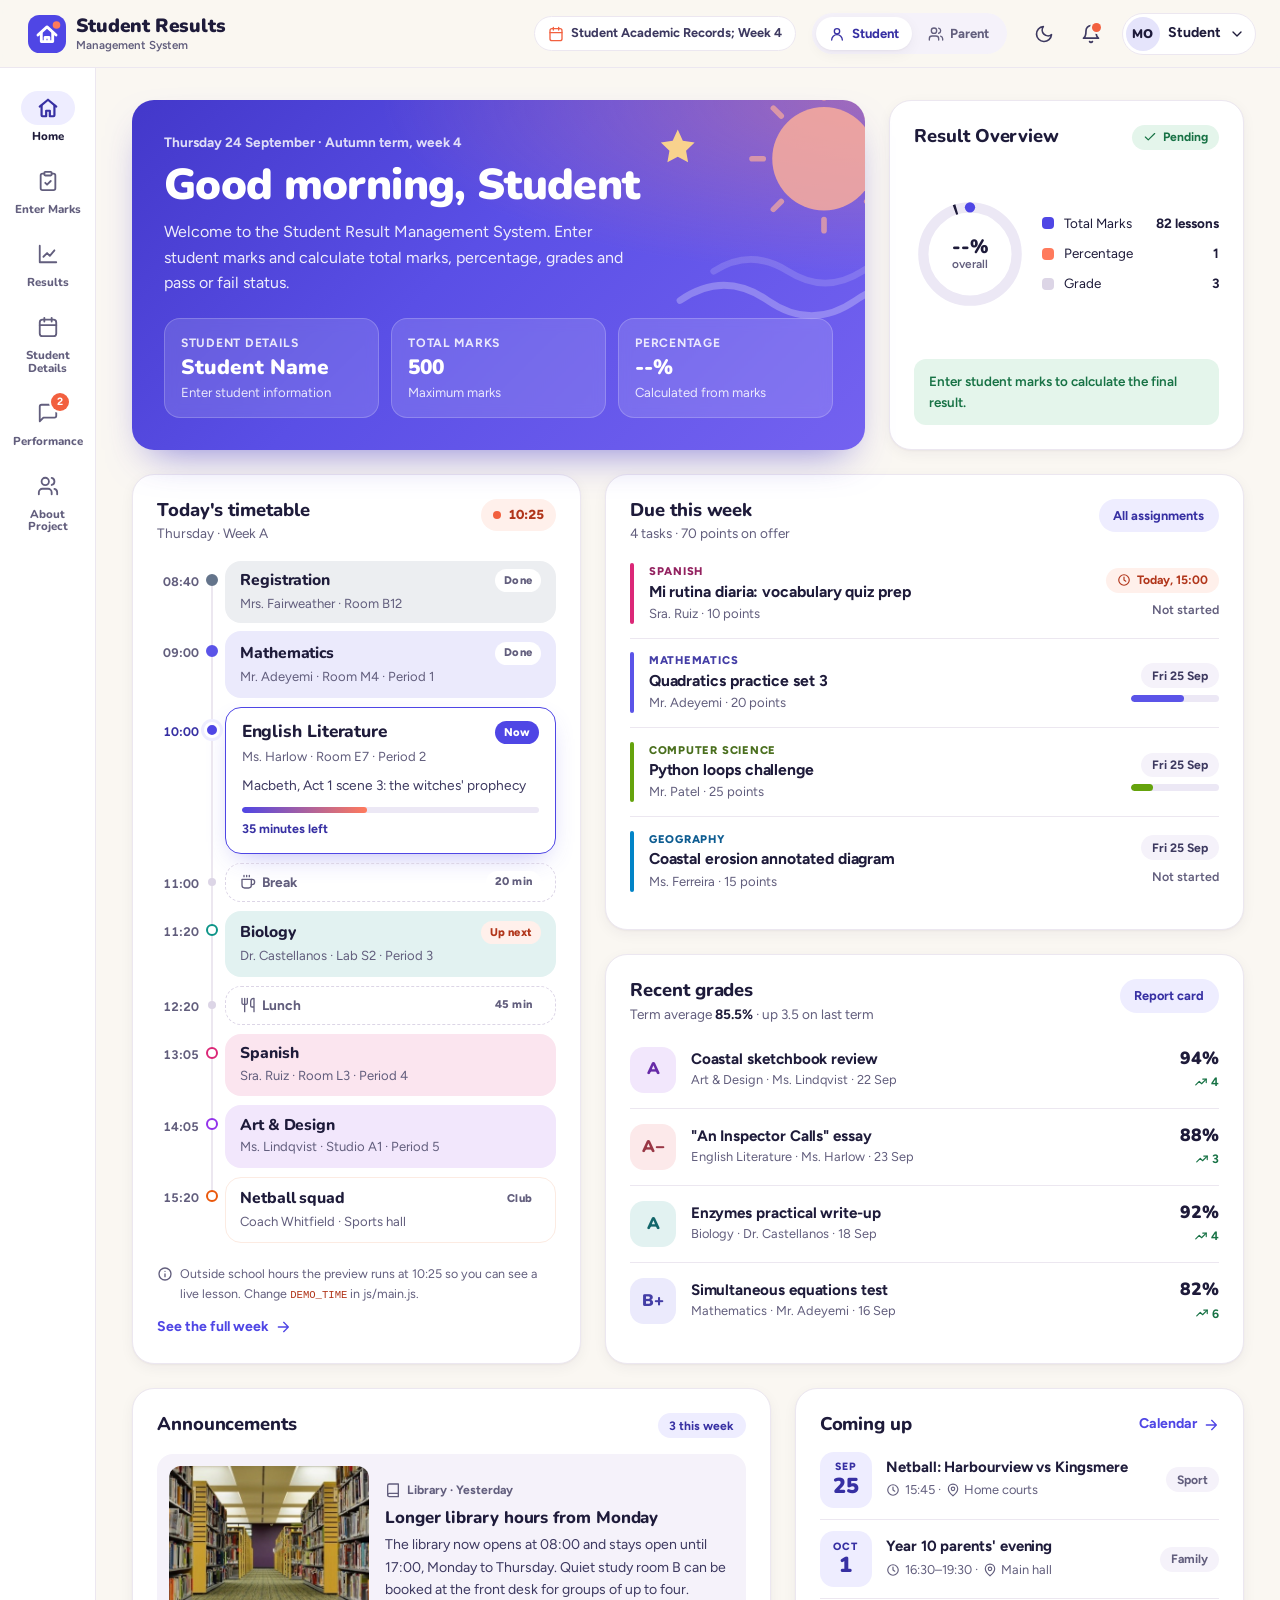
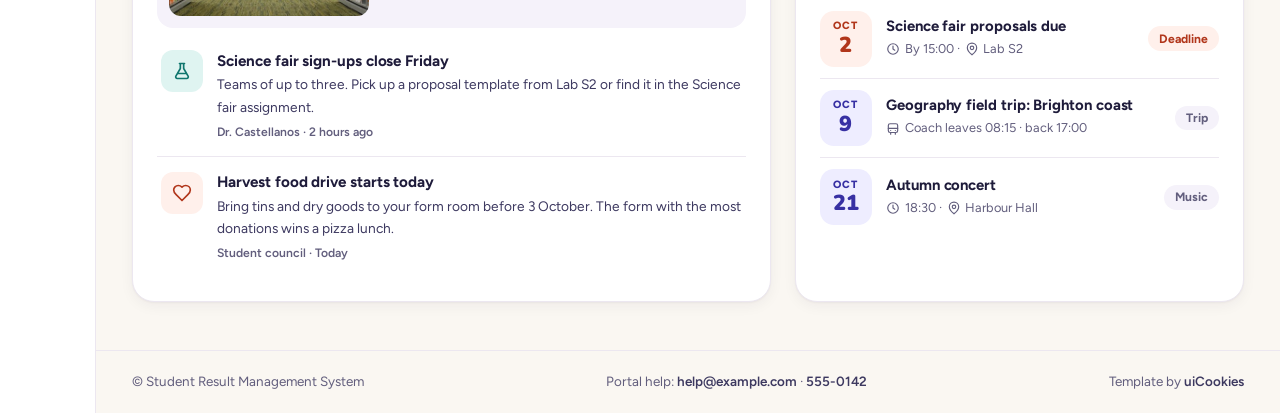
<file: index.html>
<!DOCTYPE html>
<html lang="en">
<head>
  <script>document.documentElement.classList.add('js')</script>
  <script>(function(){var t;try{t=localStorage.getItem('homeroom-theme')}catch(e){}if(t!=='light'&&t!=='dark'){t=window.matchMedia&&window.matchMedia('(prefers-color-scheme: dark)').matches?'dark':'light'}document.documentElement.setAttribute('data-bs-theme',t)})()</script>
  <meta charset="utf-8">
  <meta name="viewport" content="width=device-width, initial-scale=1, viewport-fit=cover">
  <title>Student Result Management System</title>
  <meta name="description" content=" Student Result Management System helps manage student marks, calculate total marks, percentage, grades and pass or fail status.">
  <meta name="theme-color" content="#4f46e5">
  <link rel="icon" href="data:image/svg+xml,%3Csvg xmlns='http://www.w3.org/2000/svg' viewBox='0 0 40 40'%3E%3Crect width='40' height='40' rx='12' fill='%234f46e5'/%3E%3Cpath d='M10.5 21 20 12.5l9.5 8.5M14 19v9h12v-9' fill='none' stroke='%23fff' stroke-width='3' stroke-linecap='round' stroke-linejoin='round'/%3E%3Ccircle cx='30' cy='10.5' r='4' fill='%23ff7a5c'/%3E%3C/svg%3E">

  <link rel="preconnect" href="https://fonts.googleapis.com">
  <link rel="preconnect" href="https://fonts.gstatic.com" crossorigin>
  <link href="https://fonts.googleapis.com/css2?family=Figtree:wght@400;500;600;700&family=Nunito:wght@600;700;800;900&display=swap" rel="stylesheet">

  <link rel="stylesheet" href="css/vendor/bootstrap.min.css">
  <link rel="stylesheet" href="css/style.css?v=20261103.1">
</head>
<body class="">

  <a class="skip-link" href="#main">Skip to main content</a>

  <header class="topbar">
    <div class="topbar-inner">
      <a class="brand" href="index.html" aria-label="Student Result Management System — home">
        <svg class="brand-mark" viewBox="0 0 40 40" aria-hidden="true" focusable="false"><rect class="bm-bg" width="40" height="40" rx="12"/><path class="bm-line" d="M10.5 21 20 12.5l9.5 8.5"/><path class="bm-line" d="M14 19v9h12v-9"/><path class="bm-line" d="M18 28v-4.5h4V28"/><circle class="bm-sun" cx="30" cy="10.5" r="4"/></svg>
        <span class="brand-text"><span class="brand-name">Student Results</span><span class="brand-school">Management System</span></span>
      </a>

      <span class="term-chip"><svg class="ic" viewBox="0 0 24 24" fill="none" stroke="currentColor" stroke-width="2" stroke-linecap="round" stroke-linejoin="round" aria-hidden="true" focusable="false"><rect x="3" y="4" width="18" height="18" rx="3"/><path d="M16 2v4M8 2v4M3 10h18"/></svg> Student Academic Records; Week 4</span>

      <nav class="portal-switch" aria-label="Portal view">
        <a href="index.html" aria-current="page"><svg class="ic" viewBox="0 0 24 24" fill="none" stroke="currentColor" stroke-width="2" stroke-linecap="round" stroke-linejoin="round" aria-hidden="true" focusable="false"><circle cx="12" cy="8" r="4"/><path d="M4 21a8 8 0 0 1 16 0"/></svg> Student</a>
        <a href="parent.html"><svg class="ic" viewBox="0 0 24 24" fill="none" stroke="currentColor" stroke-width="2" stroke-linecap="round" stroke-linejoin="round" aria-hidden="true" focusable="false"><path d="M16 21v-2a4 4 0 0 0-4-4H6a4 4 0 0 0-4 4v2"/><circle cx="9" cy="7" r="4"/><path d="M22 21v-2a4 4 0 0 0-3-3.87"/><path d="M16 3.13a4 4 0 0 1 0 7.75"/></svg> Parent</a>
      </nav>

      <div class="topbar-actions">
        <button class="icon-btn theme-toggle" type="button" data-theme-toggle aria-label="Switch to dark theme">
          <svg class="ic ic-moon" viewBox="0 0 24 24" fill="none" stroke="currentColor" stroke-width="2" stroke-linecap="round" stroke-linejoin="round" aria-hidden="true" focusable="false"><path d="M21 12.79A9 9 0 1 1 11.21 3 7 7 0 0 0 21 12.79z"/></svg><svg class="ic ic-sun" viewBox="0 0 24 24" fill="none" stroke="currentColor" stroke-width="2" stroke-linecap="round" stroke-linejoin="round" aria-hidden="true" focusable="false"><circle cx="12" cy="12" r="4"/><path d="M12 2v2M12 20v2M4.93 4.93l1.41 1.41M17.66 17.66l1.41 1.41M2 12h2M20 12h2M6.34 17.66l-1.41 1.41M19.07 4.93l-1.41 1.41"/></svg>
        </button>

        <div class="dropdown">
          <button class="icon-btn" type="button" data-bs-toggle="dropdown" data-bs-offset="0,10" aria-expanded="false" aria-label="Notifications, 3 new">
            <svg class="ic" viewBox="0 0 24 24" fill="none" stroke="currentColor" stroke-width="2" stroke-linecap="round" stroke-linejoin="round" aria-hidden="true" focusable="false"><path d="M6 8a6 6 0 0 1 12 0c0 7 3 9 3 9H3s3-2 3-9"/><path d="M10.3 21a1.94 1.94 0 0 0 3.4 0"/></svg><span class="icon-btn-dot" aria-hidden="true"></span>
          </button>
          <div class="dropdown-menu dropdown-menu-end notif-menu">
            <div class="notif-head"><span>Notifications</span><span class="chip chip-primary">3 new</span></div>
            <ul class="list-unstyled m-0">
          <li><a class="notif" href="grades.html"><span class="notif-ic tone-success"><svg class="ic" viewBox="0 0 24 24" fill="none" stroke="currentColor" stroke-width="2" stroke-linecap="round" stroke-linejoin="round" aria-hidden="true" focusable="false"><path d="m12 2 3.09 6.26L22 9.27l-5 4.87 1.18 6.88L12 17.77l-6.18 3.25L7 14.14 2 9.27l6.91-1.01L12 2z"/></svg></span><span><strong>Ms. Harlow returned your essay</strong><span class="notif-meta">"An Inspector Calls" &middot; A&minus; &middot; 1h ago</span></span></a></li>
          <li><a class="notif" href="assignments.html"><span class="notif-ic tone-coral"><svg class="ic" viewBox="0 0 24 24" fill="none" stroke="currentColor" stroke-width="2" stroke-linecap="round" stroke-linejoin="round" aria-hidden="true" focusable="false"><circle cx="12" cy="12" r="9"/><path d="M12 7v5l3 2"/></svg></span><span><strong>Spanish quiz prep is due today</strong><span class="notif-meta">Sra. Ruiz &middot; before 15:00</span></span></a></li>
          <li><a class="notif" href="messages.html"><span class="notif-ic tone-primary"><svg class="ic" viewBox="0 0 24 24" fill="none" stroke="currentColor" stroke-width="2" stroke-linecap="round" stroke-linejoin="round" aria-hidden="true" focusable="false"><path d="M21 15a2 2 0 0 1-2 2H7l-4 4V5a2 2 0 0 1 2-2h14a2 2 0 0 1 2 2z"/></svg></span><span><strong>New message from Coach Whitfield</strong><span class="notif-meta">Netball squad list &middot; 3h ago</span></span></a></li>
            </ul>
          </div>
        </div>

        <div class="dropdown">
          <button class="account-btn" type="button" data-bs-toggle="dropdown" data-bs-offset="0,10" aria-expanded="false" aria-label="Account menu for Maya Okafor">
            <span class="avatar avatar-sm av-indigo" aria-hidden="true">MO</span>
            <span class="account-name">Student</span>
            <svg class="ic ic-sm" viewBox="0 0 24 24" fill="none" stroke="currentColor" stroke-width="2" stroke-linecap="round" stroke-linejoin="round" aria-hidden="true" focusable="false"><path d="m6 9 6 6 6-6"/></svg>
          </button>
          <ul class="dropdown-menu dropdown-menu-end account-menu">
            <li class="account-card"><span class="avatar av-indigo" aria-hidden="true">MO</span><span><strong>Student Profile</strong><span>Year 10 &middot; Form 10H</span></span></li>
            <li><hr class="dropdown-divider"></li>
            <li><a class="dropdown-item" href="grades.html"><svg class="ic" viewBox="0 0 24 24" fill="none" stroke="currentColor" stroke-width="2" stroke-linecap="round" stroke-linejoin="round" aria-hidden="true" focusable="false"><path d="M3 3v18h18"/><path d="m7 15 4-4 3 3 5-6"/></svg> My grades</a></li>
            <li><a class="dropdown-item" href="timetable.html"><svg class="ic" viewBox="0 0 24 24" fill="none" stroke="currentColor" stroke-width="2" stroke-linecap="round" stroke-linejoin="round" aria-hidden="true" focusable="false"><rect x="3" y="4" width="18" height="18" rx="3"/><path d="M16 2v4M8 2v4M3 10h18"/></svg> My timetable</a></li>
            <li><a class="dropdown-item" href="parent.html"><svg class="ic" viewBox="0 0 24 24" fill="none" stroke="currentColor" stroke-width="2" stroke-linecap="round" stroke-linejoin="round" aria-hidden="true" focusable="false"><path d="M16 21v-2a4 4 0 0 0-4-4H6a4 4 0 0 0-4 4v2"/><circle cx="9" cy="7" r="4"/><path d="M22 21v-2a4 4 0 0 0-3-3.87"/><path d="M16 3.13a4 4 0 0 1 0 7.75"/></svg> Switch to parent view</a></li>
          </ul>
        </div>
      </div>
    </div>
  </header>

  <nav class="rail" aria-label="Primary">
    <ul>
        <li><a class="rail-link active" href="index.html" aria-current="page"><span class="rail-ic"><svg class="ic" viewBox="0 0 24 24" fill="none" stroke="currentColor" stroke-width="2" stroke-linecap="round" stroke-linejoin="round" aria-hidden="true" focusable="false"><path d="M3 10.5 12 3l9 7.5"/><path d="M5 9.5V20a1 1 0 0 0 1 1h4v-6h4v6h4a1 1 0 0 0 1-1V9.5"/></svg></span><span class="rail-label">Home</span></a></li>
        <li><a class="rail-link" href="assignments.html"><span class="rail-ic"><svg class="ic" viewBox="0 0 24 24" fill="none" stroke="currentColor" stroke-width="2" stroke-linecap="round" stroke-linejoin="round" aria-hidden="true" focusable="false"><rect x="8" y="2" width="8" height="4" rx="1"/><path d="M16 4h2a2 2 0 0 1 2 2v14a2 2 0 0 1-2 2H6a2 2 0 0 1-2-2V6a2 2 0 0 1 2-2h2"/><path d="m9 14 2 2 4-4"/></svg></span><span class="rail-label">Enter Marks</span></a></li>
        <li><a class="rail-link" href="grades.html"><span class="rail-ic"><svg class="ic" viewBox="0 0 24 24" fill="none" stroke="currentColor" stroke-width="2" stroke-linecap="round" stroke-linejoin="round" aria-hidden="true" focusable="false"><path d="M3 3v18h18"/><path d="m7 15 4-4 3 3 5-6"/></svg></span><span class="rail-label">Results</span></a></li>
        <li><a class="rail-link" href="timetable.html"><span class="rail-ic"><svg class="ic" viewBox="0 0 24 24" fill="none" stroke="currentColor" stroke-width="2" stroke-linecap="round" stroke-linejoin="round" aria-hidden="true" focusable="false"><rect x="3" y="4" width="18" height="18" rx="3"/><path d="M16 2v4M8 2v4M3 10h18"/></svg></span><span class="rail-label">Student Details</span></a></li>
        <li><a class="rail-link" href="messages.html"><span class="rail-ic"><svg class="ic" viewBox="0 0 24 24" fill="none" stroke="currentColor" stroke-width="2" stroke-linecap="round" stroke-linejoin="round" aria-hidden="true" focusable="false"><path d="M21 15a2 2 0 0 1-2 2H7l-4 4V5a2 2 0 0 1 2-2h14a2 2 0 0 1 2 2z"/></svg><span class="nav-badge" aria-hidden="true">2</span></span><span class="rail-label">Performance</span><span class="visually-hidden">, 2 unread</span></a></li>
        <li><a class="rail-link" href="parent.html"><span class="rail-ic"><svg class="ic" viewBox="0 0 24 24" fill="none" stroke="currentColor" stroke-width="2" stroke-linecap="round" stroke-linejoin="round" aria-hidden="true" focusable="false"><path d="M16 21v-2a4 4 0 0 0-4-4H6a4 4 0 0 0-4 4v2"/><circle cx="9" cy="7" r="4"/><path d="M22 21v-2a4 4 0 0 0-3-3.87"/><path d="M16 3.13a4 4 0 0 1 0 7.75"/></svg></span><span class="rail-label">About Project</span></a></li>
    </ul>
  </nav>

  <main id="main" class="app-main">
    <div class="page">
      <div class="row g-4">
        <div class="col-xl-8">
          <section class="hello" aria-labelledby="hello-title">
            <svg class="hello-deco" viewBox="0 0 320 220" aria-hidden="true" focusable="false">
              <circle class="hd-sun" cx="248" cy="70" r="46"/>
              <path class="hd-ray" d="M248 6v10M248 124v10M184 70h10M302 70h10M203 25l7 7M286 108l7 7M203 115l7-7M286 32l7-7"/>
              <path class="hd-wave" d="M120 196c26-18 52-18 78 0s52 18 78 0 52-18 78 0"/>
              <path class="hd-wave hd-wave-2" d="M150 170c22-14 44-14 66 0s44 14 66 0 44-14 66 0"/>
              <path class="hd-star" d="m118 44 4.5 10 10.5 1.5-7.6 7.3 1.8 10.4-9.2-4.9-9.2 4.9 1.8-10.4-7.6-7.3 10.5-1.5z"/>
            </svg>
            <p class="hello-date"><span data-today-label>Thursday 24 September</span> &middot; Autumn term, week 4</p>
            <h1 id="hello-title" class="hello-title"><span data-greeting>Good morning</span>, Student</h1>
            <p class="hello-lead">Welcome to the Student Result Management System. Enter student marks and calculate total marks, percentage, grades and pass or fail status.</p>

            <div class="hello-stats">
              <div class="hello-stat">
                <span class="hs-label">Student Details</span>
                <span class="hs-value">Student Name</span>
                <span class="hs-sub">Enter student information</span>
              </div>
              <a class="hello-stat hello-stat-link" href="assignments.html">
                <span class="hs-label">Total Marks</span>
                <span class="hs-value">500</span>
                <span class="hs-sub">Maximum marks</span>
              </a>
              <div class="hello-stat">
                <span class="hs-label">Percentage</span>
                <span class="hs-value">--%</span>
                <span class="hs-sub">Calculated from marks</span>
              </div>
            </div>
          </section>
        </div>

        <div class="col-xl-4">
          <section class="card-hr attend-card h-100" aria-labelledby="att-title">
            <div class="card-hr-head">
              <h2 id="att-title">Result Overview</h2>
              <span class="chip chip-success"><svg class="ic" viewBox="0 0 24 24" fill="none" stroke="currentColor" stroke-width="2" stroke-linecap="round" stroke-linejoin="round" aria-hidden="true" focusable="false"><path d="M20 6 9 17l-5-5"/></svg>Pending</span>
            </div>
            <div class="attend-body">
              <div class="ring ring-lg" data-ring="0" role="img" aria-label="Overall result percentage not yet calculated">
                <svg viewBox="0 0 120 120" aria-hidden="true" focusable="false">
                  <circle class="ring-track" cx="60" cy="60" r="50"/>
                  <circle class="ring-fill" cx="60" cy="60" r="50" pathLength="100" stroke-dasharray="0 100"/>
                  <circle class="ring-target" cx="60" cy="60" r="50" pathLength="100" stroke-dasharray="0.8 99.2" stroke-dashoffset="-94.6"/>
                </svg>
                <span class="ring-label"><strong>--%</strong><span>overall</span></span>
              </div>
              <ul class="legend-list">
                <li><span class="key key-primary" aria-hidden="true"></span><span>Total Marks</span><strong>82 lessons</strong></li>
                <li><span class="key key-coral" aria-hidden="true"></span><span>Percentage</span><strong>1</strong></li>
                <li><span class="key key-muted" aria-hidden="true"></span><span>Grade</span><strong>3</strong></li>
              </ul>
            </div>
            <p class="attend-note">Enter student marks to calculate the final result.</p>
          </section>
        </div>
      </div>

      <div class="row g-4 mt-0">
        <div class="col-xl-5">
          <section class="card-hr h-100" aria-labelledby="today-title">
            <div class="card-hr-head">
              <div>
                <h2 id="today-title">Today's timetable</h2>
                <p class="card-hr-sub">Thursday &middot; Week A</p>
              </div>
              <span class="clock-chip" data-clock-chip><span class="pulse" aria-hidden="true"></span><span data-clock>10:25</span></span>
            </div>

            <ol class="timeline" data-timeline>
              <li class="tl-item is-short s-tutor is-done" data-start="08:40" data-end="09:00" data-room="Room B12">
                <div class="tl-time"><span>08:40</span></div>
                <div class="tl-card">
                  <div class="tl-row"><h3 class="tl-title">Registration</h3><span class="tl-status" data-tl-status>Done</span></div>
                  <p class="tl-meta">Mrs. Fairweather &middot; Room B12</p>
                </div>
              </li>
              <li class="tl-item s-maths is-done" data-start="09:00" data-end="10:00" data-room="Room M4">
                <div class="tl-time"><span>09:00</span></div>
                <div class="tl-card">
                  <div class="tl-row"><h3 class="tl-title">Mathematics</h3><span class="tl-status" data-tl-status>Done</span></div>
                  <p class="tl-meta">Mr. Adeyemi &middot; Room M4 &middot; Period 1</p>
                  <p class="tl-topic">Quadratics: completing the square</p>
                </div>
              </li>
              <li class="tl-item s-eng is-now" data-start="10:00" data-end="11:00" data-room="Room E7" aria-current="time">
                <div class="tl-time"><span>10:00</span></div>
                <div class="tl-card">
                  <div class="tl-row"><h3 class="tl-title">English Literature</h3><span class="tl-status" data-tl-status>Now</span></div>
                  <p class="tl-meta">Ms. Harlow &middot; Room E7 &middot; Period 2</p>
                  <p class="tl-topic">Macbeth, Act 1 scene 3: the witches' prophecy</p>
                  <div class="tl-progress" aria-hidden="true"><span style="width:42%"></span></div>
                  <p class="tl-left" data-tl-left>35 minutes left</p>
                </div>
              </li>
              <li class="tl-item is-short is-break" data-start="11:00" data-end="11:20">
                <div class="tl-time"><span>11:00</span></div>
                <div class="tl-card">
                  <div class="tl-row"><h3 class="tl-title"><svg class="ic ic-sm" viewBox="0 0 24 24" fill="none" stroke="currentColor" stroke-width="2" stroke-linecap="round" stroke-linejoin="round" aria-hidden="true" focusable="false"><path d="M17 8h1a4 4 0 1 1 0 8h-1"/><path d="M3 8h14v9a4 4 0 0 1-4 4H7a4 4 0 0 1-4-4Z"/><path d="M6 2v2M10 2v2M14 2v2"/></svg> Break</h3><span class="tl-status" data-tl-status>20 min</span></div>
                </div>
              </li>
              <li class="tl-item s-sci is-next" data-start="11:20" data-end="12:20" data-room="Lab S2">
                <div class="tl-time"><span>11:20</span></div>
                <div class="tl-card">
                  <div class="tl-row"><h3 class="tl-title">Biology</h3><span class="tl-status" data-tl-status>Up next</span></div>
                  <p class="tl-meta">Dr. Castellanos &middot; Lab S2 &middot; Period 3</p>
                  <p class="tl-topic">Osmosis in potato cells: required practical</p>
                </div>
              </li>
              <li class="tl-item is-short is-break" data-start="12:20" data-end="13:05">
                <div class="tl-time"><span>12:20</span></div>
                <div class="tl-card">
                  <div class="tl-row"><h3 class="tl-title"><svg class="ic ic-sm" viewBox="0 0 24 24" fill="none" stroke="currentColor" stroke-width="2" stroke-linecap="round" stroke-linejoin="round" aria-hidden="true" focusable="false"><path d="M3 2v7c0 1.1.9 2 2 2h4a2 2 0 0 0 2-2V2M7 2v20M21 15V2a5 5 0 0 0-5 5v6c0 1.1.9 2 2 2h3zm0 0v7"/></svg> Lunch</h3><span class="tl-status" data-tl-status>45 min</span></div>
                </div>
              </li>
              <li class="tl-item s-span" data-start="13:05" data-end="14:05" data-room="Room L3">
                <div class="tl-time"><span>13:05</span></div>
                <div class="tl-card">
                  <div class="tl-row"><h3 class="tl-title">Spanish</h3><span class="tl-status" data-tl-status></span></div>
                  <p class="tl-meta">Sra. Ruiz &middot; Room L3 &middot; Period 4</p>
                  <p class="tl-topic">Mi rutina diaria: reflexive verbs</p>
                </div>
              </li>
              <li class="tl-item s-art" data-start="14:05" data-end="15:05" data-room="Studio A1">
                <div class="tl-time"><span>14:05</span></div>
                <div class="tl-card">
                  <div class="tl-row"><h3 class="tl-title">Art &amp; Design</h3><span class="tl-status" data-tl-status></span></div>
                  <p class="tl-meta">Ms. Lindqvist &middot; Studio A1 &middot; Period 5</p>
                  <p class="tl-topic">Coastlines: ink-wash studies</p>
                </div>
              </li>
              <li class="tl-item s-pe is-club" data-start="15:20" data-end="16:30" data-room="Sports hall">
                <div class="tl-time"><span>15:20</span></div>
                <div class="tl-card">
                  <div class="tl-row"><h3 class="tl-title">Netball squad</h3><span class="tl-status" data-tl-status>Club</span></div>
                  <p class="tl-meta">Coach Whitfield &middot; Sports hall</p>
                  <p class="tl-topic">Match prep for Friday against Kingsmere</p>
                </div>
              </li>
            </ol>
            <p class="demo-note" data-demo-note hidden><svg class="ic ic-sm" viewBox="0 0 24 24" fill="none" stroke="currentColor" stroke-width="2" stroke-linecap="round" stroke-linejoin="round" aria-hidden="true" focusable="false"><circle cx="12" cy="12" r="9"/><path d="M12 16v-4M12 8h.01"/></svg><span>Outside school hours the preview runs at 10:25 so you can see a live lesson. Change <code>DEMO_TIME</code> in js/main.js.</span></p>
            <a class="card-hr-link" href="timetable.html">See the full week <svg class="ic ic-sm" viewBox="0 0 24 24" fill="none" stroke="currentColor" stroke-width="2" stroke-linecap="round" stroke-linejoin="round" aria-hidden="true" focusable="false"><path d="M5 12h14M13 5l7 7-7 7"/></svg></a>
          </section>
        </div>

        <div class="col-xl-7">
          <div class="stack">
            <section class="card-hr" aria-labelledby="due-title">
              <div class="card-hr-head">
                <div>
                  <h2 id="due-title">Due this week</h2>
                  <p class="card-hr-sub">4 tasks &middot; 70 points on offer</p>
                </div>
                <a class="btn btn-soft btn-sm" href="assignments.html">All assignments</a>
              </div>
              <ul class="due-list">
                <li class="due-item s-span">
                  <span class="subj-bar" aria-hidden="true"></span>
                  <div class="due-main">
                    <p class="subj-label">Spanish</p>
                    <h3 class="due-title"><a href="assignments.html">Mi rutina diaria: vocabulary quiz prep</a></h3>
                    <p class="due-meta">Sra. Ruiz &middot; 10 points</p>
                  </div>
                  <div class="due-side">
                    <span class="chip chip-coral"><svg class="ic" viewBox="0 0 24 24" fill="none" stroke="currentColor" stroke-width="2" stroke-linecap="round" stroke-linejoin="round" aria-hidden="true" focusable="false"><circle cx="12" cy="12" r="9"/><path d="M12 7v5l3 2"/></svg> Today, 15:00</span>
                    <span class="due-state">Not started</span>
                  </div>
                </li>
                <li class="due-item s-maths">
                  <span class="subj-bar" aria-hidden="true"></span>
                  <div class="due-main">
                    <p class="subj-label">Mathematics</p>
                    <h3 class="due-title"><a href="assignments.html">Quadratics practice set 3</a></h3>
                    <p class="due-meta">Mr. Adeyemi &middot; 20 points</p>
                  </div>
                  <div class="due-side">
                    <span class="chip">Fri 25 Sep</span>
                    <span class="mini-progress" role="progressbar" aria-label="Quadratics practice set 3 progress" aria-valuenow="60" aria-valuemin="0" aria-valuemax="100"><span style="width:60%"></span></span>
                  </div>
                </li>
                <li class="due-item s-comp">
                  <span class="subj-bar" aria-hidden="true"></span>
                  <div class="due-main">
                    <p class="subj-label">Computer Science</p>
                    <h3 class="due-title"><a href="assignments.html">Python loops challenge</a></h3>
                    <p class="due-meta">Mr. Patel &middot; 25 points</p>
                  </div>
                  <div class="due-side">
                    <span class="chip">Fri 25 Sep</span>
                    <span class="mini-progress" role="progressbar" aria-label="Python loops challenge progress" aria-valuenow="25" aria-valuemin="0" aria-valuemax="100"><span style="width:25%"></span></span>
                  </div>
                </li>
                <li class="due-item s-geo">
                  <span class="subj-bar" aria-hidden="true"></span>
                  <div class="due-main">
                    <p class="subj-label">Geography</p>
                    <h3 class="due-title"><a href="assignments.html">Coastal erosion annotated diagram</a></h3>
                    <p class="due-meta">Ms. Ferreira &middot; 15 points</p>
                  </div>
                  <div class="due-side">
                    <span class="chip">Fri 25 Sep</span>
                    <span class="due-state">Not started</span>
                  </div>
                </li>
              </ul>
            </section>

            <section class="card-hr" aria-labelledby="recent-title">
              <div class="card-hr-head">
                <div>
                  <h2 id="recent-title">Recent grades</h2>
                  <p class="card-hr-sub">Term average <strong>85.5%</strong> &middot; up 3.5 on last term</p>
                </div>
                <a class="btn btn-soft btn-sm" href="grades.html">Report card</a>
              </div>
              <ul class="grade-list">
                <li class="grade-item s-art">
                  <span class="grade-badge">A</span>
                  <div class="grade-main">
                    <h3>Coastal sketchbook review</h3>
                    <p>Art &amp; Design &middot; Ms. Lindqvist &middot; 22 Sep</p>
                  </div>
                  <div class="grade-side"><strong>94%</strong><span class="delta delta-up"><svg class="ic ic-sm" viewBox="0 0 24 24" fill="none" stroke="currentColor" stroke-width="2" stroke-linecap="round" stroke-linejoin="round" aria-hidden="true" focusable="false"><path d="m3 17 6-6 4 4 8-8"/><path d="M15 7h6v6"/></svg><span class="visually-hidden">up</span> 4</span></div>
                </li>
                <li class="grade-item s-eng">
                  <span class="grade-badge">A&minus;</span>
                  <div class="grade-main">
                    <h3>"An Inspector Calls" essay</h3>
                    <p>English Literature &middot; Ms. Harlow &middot; 23 Sep</p>
                  </div>
                  <div class="grade-side"><strong>88%</strong><span class="delta delta-up"><svg class="ic ic-sm" viewBox="0 0 24 24" fill="none" stroke="currentColor" stroke-width="2" stroke-linecap="round" stroke-linejoin="round" aria-hidden="true" focusable="false"><path d="m3 17 6-6 4 4 8-8"/><path d="M15 7h6v6"/></svg><span class="visually-hidden">up</span> 3</span></div>
                </li>
                <li class="grade-item s-sci">
                  <span class="grade-badge">A</span>
                  <div class="grade-main">
                    <h3>Enzymes practical write-up</h3>
                    <p>Biology &middot; Dr. Castellanos &middot; 18 Sep</p>
                  </div>
                  <div class="grade-side"><strong>92%</strong><span class="delta delta-up"><svg class="ic ic-sm" viewBox="0 0 24 24" fill="none" stroke="currentColor" stroke-width="2" stroke-linecap="round" stroke-linejoin="round" aria-hidden="true" focusable="false"><path d="m3 17 6-6 4 4 8-8"/><path d="M15 7h6v6"/></svg><span class="visually-hidden">up</span> 4</span></div>
                </li>
                <li class="grade-item s-maths">
                  <span class="grade-badge">B+</span>
                  <div class="grade-main">
                    <h3>Simultaneous equations test</h3>
                    <p>Mathematics &middot; Mr. Adeyemi &middot; 16 Sep</p>
                  </div>
                  <div class="grade-side"><strong>82%</strong><span class="delta delta-up"><svg class="ic ic-sm" viewBox="0 0 24 24" fill="none" stroke="currentColor" stroke-width="2" stroke-linecap="round" stroke-linejoin="round" aria-hidden="true" focusable="false"><path d="m3 17 6-6 4 4 8-8"/><path d="M15 7h6v6"/></svg><span class="visually-hidden">up</span> 6</span></div>
                </li>
              </ul>
            </section>
          </div>
        </div>
      </div>

      <div class="row g-4 mt-0">
        <div class="col-lg-7">
          <section class="card-hr h-100" aria-labelledby="news-title">
            <div class="card-hr-head">
              <h2 id="news-title">Announcements</h2>
              <span class="chip chip-primary">3 this week</span>
            </div>
            <article class="news-feature">
              <img src="img/library.jpg" alt="Tall shelves of books in a quiet school library" width="480" height="320" loading="lazy">
              <div>
                <p class="news-kicker"><svg class="ic ic-sm" viewBox="0 0 24 24" fill="none" stroke="currentColor" stroke-width="2" stroke-linecap="round" stroke-linejoin="round" aria-hidden="true" focusable="false"><path d="M4 19.5A2.5 2.5 0 0 1 6.5 17H20V3H6.5A2.5 2.5 0 0 0 4 5.5z"/><path d="M4 19.5A2.5 2.5 0 0 0 6.5 22H20v-5"/></svg> Library &middot; Yesterday</p>
                <h3>Longer library hours from Monday</h3>
                <p>The library now opens at 08:00 and stays open until 17:00, Monday to Thursday. Quiet study room B can be booked at the front desk for groups of up to four.</p>
              </div>
            </article>
            <ul class="news-list">
              <li>
                <span class="news-ic tone-teal"><svg class="ic" viewBox="0 0 24 24" fill="none" stroke="currentColor" stroke-width="2" stroke-linecap="round" stroke-linejoin="round" aria-hidden="true" focusable="false"><path d="M9 3h6M10 3v6L4.5 18.5A2 2 0 0 0 6.2 21h11.6a2 2 0 0 0 1.7-2.5L14 9V3"/><path d="M7 15h10"/></svg></span>
                <div>
                  <h3>Science fair sign-ups close Friday</h3>
                  <p>Teams of up to three. Pick up a proposal template from Lab S2 or find it in the Science fair assignment.</p>
                  <p class="news-meta">Dr. Castellanos &middot; 2 hours ago</p>
                </div>
              </li>
              <li>
                <span class="news-ic tone-coral"><svg class="ic" viewBox="0 0 24 24" fill="none" stroke="currentColor" stroke-width="2" stroke-linecap="round" stroke-linejoin="round" aria-hidden="true" focusable="false"><path d="M19 14c1.49-1.46 3-3.21 3-5.5A5.5 5.5 0 0 0 16.5 3c-1.76 0-3 .5-4.5 2-1.5-1.5-2.74-2-4.5-2A5.5 5.5 0 0 0 2 8.5c0 2.3 1.5 4.05 3 5.5l7 7Z"/></svg></span>
                <div>
                  <h3>Harvest food drive starts today</h3>
                  <p>Bring tins and dry goods to your form room before 3 October. The form with the most donations wins a pizza lunch.</p>
                  <p class="news-meta">Student council &middot; Today</p>
                </div>
              </li>
            </ul>
          </section>
        </div>

        <div class="col-lg-5">
          <section class="card-hr h-100" aria-labelledby="events-title">
            <div class="card-hr-head">
              <h2 id="events-title">Coming up</h2>
              <a class="card-hr-link m-0" href="timetable.html">Calendar <svg class="ic ic-sm" viewBox="0 0 24 24" fill="none" stroke="currentColor" stroke-width="2" stroke-linecap="round" stroke-linejoin="round" aria-hidden="true" focusable="false"><path d="M5 12h14M13 5l7 7-7 7"/></svg></a>
            </div>
            <ul class="event-list">
              <li class="event">
                <span class="event-date"><span>Sep</span><strong>25</strong></span>
                <div>
                  <h3>Netball: Harbourview vs Kingsmere</h3>
                  <p><svg class="ic ic-sm" viewBox="0 0 24 24" fill="none" stroke="currentColor" stroke-width="2" stroke-linecap="round" stroke-linejoin="round" aria-hidden="true" focusable="false"><circle cx="12" cy="12" r="9"/><path d="M12 7v5l3 2"/></svg> 15:45 &middot; <svg class="ic ic-sm" viewBox="0 0 24 24" fill="none" stroke="currentColor" stroke-width="2" stroke-linecap="round" stroke-linejoin="round" aria-hidden="true" focusable="false"><path d="M20 10c0 6-8 12-8 12s-8-6-8-12a8 8 0 0 1 16 0z"/><circle cx="12" cy="10" r="3"/></svg> Home courts</p>
                </div>
                <span class="chip chip-soft">Sport</span>
              </li>
              <li class="event">
                <span class="event-date"><span>Oct</span><strong>1</strong></span>
                <div>
                  <h3>Year 10 parents' evening</h3>
                  <p><svg class="ic ic-sm" viewBox="0 0 24 24" fill="none" stroke="currentColor" stroke-width="2" stroke-linecap="round" stroke-linejoin="round" aria-hidden="true" focusable="false"><circle cx="12" cy="12" r="9"/><path d="M12 7v5l3 2"/></svg> 16:30&ndash;19:30 &middot; <svg class="ic ic-sm" viewBox="0 0 24 24" fill="none" stroke="currentColor" stroke-width="2" stroke-linecap="round" stroke-linejoin="round" aria-hidden="true" focusable="false"><path d="M20 10c0 6-8 12-8 12s-8-6-8-12a8 8 0 0 1 16 0z"/><circle cx="12" cy="10" r="3"/></svg> Main hall</p>
                </div>
                <span class="chip chip-soft">Family</span>
              </li>
              <li class="event">
                <span class="event-date is-accent"><span>Oct</span><strong>2</strong></span>
                <div>
                  <h3>Science fair proposals due</h3>
                  <p><svg class="ic ic-sm" viewBox="0 0 24 24" fill="none" stroke="currentColor" stroke-width="2" stroke-linecap="round" stroke-linejoin="round" aria-hidden="true" focusable="false"><circle cx="12" cy="12" r="9"/><path d="M12 7v5l3 2"/></svg> By 15:00 &middot; <svg class="ic ic-sm" viewBox="0 0 24 24" fill="none" stroke="currentColor" stroke-width="2" stroke-linecap="round" stroke-linejoin="round" aria-hidden="true" focusable="false"><path d="M20 10c0 6-8 12-8 12s-8-6-8-12a8 8 0 0 1 16 0z"/><circle cx="12" cy="10" r="3"/></svg> Lab S2</p>
                </div>
                <span class="chip chip-coral">Deadline</span>
              </li>
              <li class="event">
                <span class="event-date"><span>Oct</span><strong>9</strong></span>
                <div>
                  <h3>Geography field trip: Brighton coast</h3>
                  <p><svg class="ic ic-sm" viewBox="0 0 24 24" fill="none" stroke="currentColor" stroke-width="2" stroke-linecap="round" stroke-linejoin="round" aria-hidden="true" focusable="false"><rect x="4" y="3" width="16" height="15" rx="3"/><path d="M4 11h16M8 21v-3M16 21v-3M8 14.5h.01M16 14.5h.01"/></svg> Coach leaves 08:15 &middot; back 17:00</p>
                </div>
                <span class="chip chip-soft">Trip</span>
              </li>
              <li class="event">
                <span class="event-date"><span>Oct</span><strong>21</strong></span>
                <div>
                  <h3>Autumn concert</h3>
                  <p><svg class="ic ic-sm" viewBox="0 0 24 24" fill="none" stroke="currentColor" stroke-width="2" stroke-linecap="round" stroke-linejoin="round" aria-hidden="true" focusable="false"><circle cx="12" cy="12" r="9"/><path d="M12 7v5l3 2"/></svg> 18:30 &middot; <svg class="ic ic-sm" viewBox="0 0 24 24" fill="none" stroke="currentColor" stroke-width="2" stroke-linecap="round" stroke-linejoin="round" aria-hidden="true" focusable="false"><path d="M20 10c0 6-8 12-8 12s-8-6-8-12a8 8 0 0 1 16 0z"/><circle cx="12" cy="10" r="3"/></svg> Harbour Hall</p>
                </div>
                <span class="chip chip-soft">Music</span>
              </li>
            </ul>
          </section>
        </div>
      </div>
    </div>
  </main>

  <footer class="app-footer">
    <div class="footer-inner">
      <p>&copy; Student Result Management System</p>
      <p>Portal help: <a href="mailto:help@example.com">help@example.com</a> &middot; <a href="tel:+15555550142">555-0142</a></p>
      <p class="credit">Template by <a href="https://uicookies.com/">uiCookies</a></p>
    </div>
  </footer>

  <nav class="tabbar" aria-label="Primary">
    <ul>
        <li><a class="tab-link active" href="index.html" aria-current="page"><span class="tab-ic"><svg class="ic" viewBox="0 0 24 24" fill="none" stroke="currentColor" stroke-width="2" stroke-linecap="round" stroke-linejoin="round" aria-hidden="true" focusable="false"><path d="M3 10.5 12 3l9 7.5"/><path d="M5 9.5V20a1 1 0 0 0 1 1h4v-6h4v6h4a1 1 0 0 0 1-1V9.5"/></svg></span><span class="tab-label">Home</span></a></li>
        <li><a class="tab-link" href="assignments.html"><span class="tab-ic"><svg class="ic" viewBox="0 0 24 24" fill="none" stroke="currentColor" stroke-width="2" stroke-linecap="round" stroke-linejoin="round" aria-hidden="true" focusable="false"><rect x="8" y="2" width="8" height="4" rx="1"/><path d="M16 4h2a2 2 0 0 1 2 2v14a2 2 0 0 1-2 2H6a2 2 0 0 1-2-2V6a2 2 0 0 1 2-2h2"/><path d="m9 14 2 2 4-4"/></svg></span><span class="tab-label">Tasks</span></a></li>
        <li><a class="tab-link" href="grades.html"><span class="tab-ic"><svg class="ic" viewBox="0 0 24 24" fill="none" stroke="currentColor" stroke-width="2" stroke-linecap="round" stroke-linejoin="round" aria-hidden="true" focusable="false"><path d="M3 3v18h18"/><path d="m7 15 4-4 3 3 5-6"/></svg></span><span class="tab-label">Grades</span></a></li>
        <li><a class="tab-link" href="timetable.html"><span class="tab-ic"><svg class="ic" viewBox="0 0 24 24" fill="none" stroke="currentColor" stroke-width="2" stroke-linecap="round" stroke-linejoin="round" aria-hidden="true" focusable="false"><rect x="3" y="4" width="18" height="18" rx="3"/><path d="M16 2v4M8 2v4M3 10h18"/></svg></span><span class="tab-label">Timetable</span></a></li>
        <li><a class="tab-link" href="messages.html"><span class="tab-ic"><svg class="ic" viewBox="0 0 24 24" fill="none" stroke="currentColor" stroke-width="2" stroke-linecap="round" stroke-linejoin="round" aria-hidden="true" focusable="false"><path d="M21 15a2 2 0 0 1-2 2H7l-4 4V5a2 2 0 0 1 2-2h14a2 2 0 0 1 2 2z"/></svg><span class="nav-badge" aria-hidden="true">2</span></span><span class="tab-label">Inbox</span><span class="visually-hidden">, 2 unread</span></a></li>
        <li><a class="tab-link" href="parent.html"><span class="tab-ic"><svg class="ic" viewBox="0 0 24 24" fill="none" stroke="currentColor" stroke-width="2" stroke-linecap="round" stroke-linejoin="round" aria-hidden="true" focusable="false"><path d="M16 21v-2a4 4 0 0 0-4-4H6a4 4 0 0 0-4 4v2"/><circle cx="9" cy="7" r="4"/><path d="M22 21v-2a4 4 0 0 0-3-3.87"/><path d="M16 3.13a4 4 0 0 1 0 7.75"/></svg></span><span class="tab-label">Parent</span></a></li>
    </ul>
  </nav>

  <script src="js/vendor/bootstrap.bundle.min.js"></script>
  <script src="js/main.js"></script>
</body>
</html>
</file>
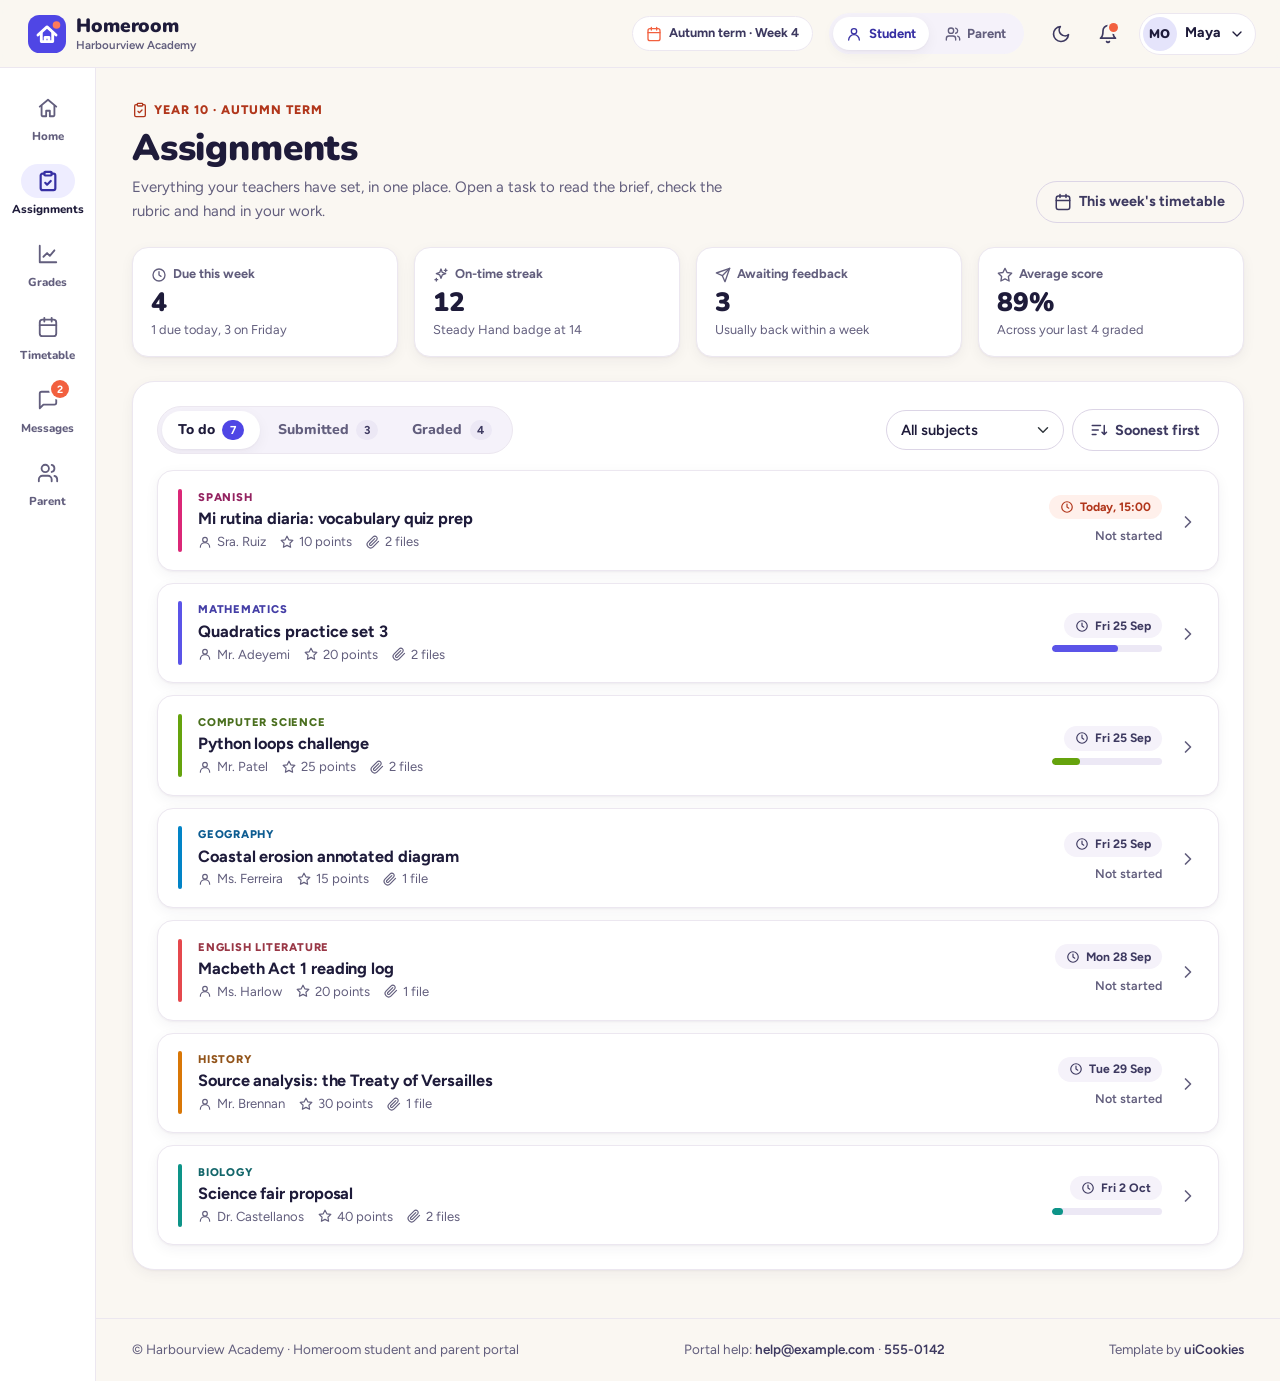
<file: assignments.html>
<!DOCTYPE html>
<html lang="en">
<head>
  <script>document.documentElement.classList.add('js')</script>
  <script>(function(){var t;try{t=localStorage.getItem('homeroom-theme')}catch(e){}if(t!=='light'&&t!=='dark'){t=window.matchMedia&&window.matchMedia('(prefers-color-scheme: dark)').matches?'dark':'light'}document.documentElement.setAttribute('data-bs-theme',t)})()</script>
  <meta charset="utf-8">
  <meta name="viewport" content="width=device-width, initial-scale=1, viewport-fit=cover">
  <title>Assignments — Homeroom Student Portal</title>
  <meta name="description" content="Assignments in the Homeroom student portal: to do, submitted and graded work with a detail drawer, rubric and file submission.">
  <meta name="theme-color" content="#4f46e5">
  <link rel="icon" href="data:image/svg+xml,%3Csvg xmlns='http://www.w3.org/2000/svg' viewBox='0 0 40 40'%3E%3Crect width='40' height='40' rx='12' fill='%234f46e5'/%3E%3Cpath d='M10.5 21 20 12.5l9.5 8.5M14 19v9h12v-9' fill='none' stroke='%23fff' stroke-width='3' stroke-linecap='round' stroke-linejoin='round'/%3E%3Ccircle cx='30' cy='10.5' r='4' fill='%23ff7a5c'/%3E%3C/svg%3E">

  <link rel="preconnect" href="https://fonts.googleapis.com">
  <link rel="preconnect" href="https://fonts.gstatic.com" crossorigin>
  <link href="https://fonts.googleapis.com/css2?family=Figtree:wght@400;500;600;700&family=Nunito:wght@600;700;800;900&display=swap" rel="stylesheet">

  <link rel="stylesheet" href="css/vendor/bootstrap.min.css">
  <link rel="stylesheet" href="css/style.css?v=20261103.1">
</head>
<body class="">

  <a class="skip-link" href="#main">Skip to main content</a>

  <header class="topbar">
    <div class="topbar-inner">
      <a class="brand" href="index.html" aria-label="Homeroom, Harbourview Academy — home">
        <svg class="brand-mark" viewBox="0 0 40 40" aria-hidden="true" focusable="false"><rect class="bm-bg" width="40" height="40" rx="12"/><path class="bm-line" d="M10.5 21 20 12.5l9.5 8.5"/><path class="bm-line" d="M14 19v9h12v-9"/><path class="bm-line" d="M18 28v-4.5h4V28"/><circle class="bm-sun" cx="30" cy="10.5" r="4"/></svg>
        <span class="brand-text"><span class="brand-name">Homeroom</span><span class="brand-school">Harbourview Academy</span></span>
      </a>

      <span class="term-chip"><svg class="ic" viewBox="0 0 24 24" fill="none" stroke="currentColor" stroke-width="2" stroke-linecap="round" stroke-linejoin="round" aria-hidden="true" focusable="false"><rect x="3" y="4" width="18" height="18" rx="3"/><path d="M16 2v4M8 2v4M3 10h18"/></svg> Autumn term &middot; Week 4</span>

      <nav class="portal-switch" aria-label="Portal view">
        <a href="index.html" aria-current="page"><svg class="ic" viewBox="0 0 24 24" fill="none" stroke="currentColor" stroke-width="2" stroke-linecap="round" stroke-linejoin="round" aria-hidden="true" focusable="false"><circle cx="12" cy="8" r="4"/><path d="M4 21a8 8 0 0 1 16 0"/></svg> Student</a>
        <a href="parent.html"><svg class="ic" viewBox="0 0 24 24" fill="none" stroke="currentColor" stroke-width="2" stroke-linecap="round" stroke-linejoin="round" aria-hidden="true" focusable="false"><path d="M16 21v-2a4 4 0 0 0-4-4H6a4 4 0 0 0-4 4v2"/><circle cx="9" cy="7" r="4"/><path d="M22 21v-2a4 4 0 0 0-3-3.87"/><path d="M16 3.13a4 4 0 0 1 0 7.75"/></svg> Parent</a>
      </nav>

      <div class="topbar-actions">
        <button class="icon-btn theme-toggle" type="button" data-theme-toggle aria-label="Switch to dark theme">
          <svg class="ic ic-moon" viewBox="0 0 24 24" fill="none" stroke="currentColor" stroke-width="2" stroke-linecap="round" stroke-linejoin="round" aria-hidden="true" focusable="false"><path d="M21 12.79A9 9 0 1 1 11.21 3 7 7 0 0 0 21 12.79z"/></svg><svg class="ic ic-sun" viewBox="0 0 24 24" fill="none" stroke="currentColor" stroke-width="2" stroke-linecap="round" stroke-linejoin="round" aria-hidden="true" focusable="false"><circle cx="12" cy="12" r="4"/><path d="M12 2v2M12 20v2M4.93 4.93l1.41 1.41M17.66 17.66l1.41 1.41M2 12h2M20 12h2M6.34 17.66l-1.41 1.41M19.07 4.93l-1.41 1.41"/></svg>
        </button>

        <div class="dropdown">
          <button class="icon-btn" type="button" data-bs-toggle="dropdown" data-bs-offset="0,10" aria-expanded="false" aria-label="Notifications, 3 new">
            <svg class="ic" viewBox="0 0 24 24" fill="none" stroke="currentColor" stroke-width="2" stroke-linecap="round" stroke-linejoin="round" aria-hidden="true" focusable="false"><path d="M6 8a6 6 0 0 1 12 0c0 7 3 9 3 9H3s3-2 3-9"/><path d="M10.3 21a1.94 1.94 0 0 0 3.4 0"/></svg><span class="icon-btn-dot" aria-hidden="true"></span>
          </button>
          <div class="dropdown-menu dropdown-menu-end notif-menu">
            <div class="notif-head"><span>Notifications</span><span class="chip chip-primary">3 new</span></div>
            <ul class="list-unstyled m-0">
          <li><a class="notif" href="grades.html"><span class="notif-ic tone-success"><svg class="ic" viewBox="0 0 24 24" fill="none" stroke="currentColor" stroke-width="2" stroke-linecap="round" stroke-linejoin="round" aria-hidden="true" focusable="false"><path d="m12 2 3.09 6.26L22 9.27l-5 4.87 1.18 6.88L12 17.77l-6.18 3.25L7 14.14 2 9.27l6.91-1.01L12 2z"/></svg></span><span><strong>Ms. Harlow returned your essay</strong><span class="notif-meta">"An Inspector Calls" &middot; A&minus; &middot; 1h ago</span></span></a></li>
          <li><a class="notif" href="assignments.html"><span class="notif-ic tone-coral"><svg class="ic" viewBox="0 0 24 24" fill="none" stroke="currentColor" stroke-width="2" stroke-linecap="round" stroke-linejoin="round" aria-hidden="true" focusable="false"><circle cx="12" cy="12" r="9"/><path d="M12 7v5l3 2"/></svg></span><span><strong>Spanish quiz prep is due today</strong><span class="notif-meta">Sra. Ruiz &middot; before 15:00</span></span></a></li>
          <li><a class="notif" href="messages.html"><span class="notif-ic tone-primary"><svg class="ic" viewBox="0 0 24 24" fill="none" stroke="currentColor" stroke-width="2" stroke-linecap="round" stroke-linejoin="round" aria-hidden="true" focusable="false"><path d="M21 15a2 2 0 0 1-2 2H7l-4 4V5a2 2 0 0 1 2-2h14a2 2 0 0 1 2 2z"/></svg></span><span><strong>New message from Coach Whitfield</strong><span class="notif-meta">Netball squad list &middot; 3h ago</span></span></a></li>
            </ul>
          </div>
        </div>

        <div class="dropdown">
          <button class="account-btn" type="button" data-bs-toggle="dropdown" data-bs-offset="0,10" aria-expanded="false" aria-label="Account menu for Maya Okafor">
            <span class="avatar avatar-sm av-indigo" aria-hidden="true">MO</span>
            <span class="account-name">Maya</span>
            <svg class="ic ic-sm" viewBox="0 0 24 24" fill="none" stroke="currentColor" stroke-width="2" stroke-linecap="round" stroke-linejoin="round" aria-hidden="true" focusable="false"><path d="m6 9 6 6 6-6"/></svg>
          </button>
          <ul class="dropdown-menu dropdown-menu-end account-menu">
            <li class="account-card"><span class="avatar av-indigo" aria-hidden="true">MO</span><span><strong>Maya Okafor</strong><span>Year 10 &middot; Form 10H</span></span></li>
            <li><hr class="dropdown-divider"></li>
            <li><a class="dropdown-item" href="grades.html"><svg class="ic" viewBox="0 0 24 24" fill="none" stroke="currentColor" stroke-width="2" stroke-linecap="round" stroke-linejoin="round" aria-hidden="true" focusable="false"><path d="M3 3v18h18"/><path d="m7 15 4-4 3 3 5-6"/></svg> My grades</a></li>
            <li><a class="dropdown-item" href="timetable.html"><svg class="ic" viewBox="0 0 24 24" fill="none" stroke="currentColor" stroke-width="2" stroke-linecap="round" stroke-linejoin="round" aria-hidden="true" focusable="false"><rect x="3" y="4" width="18" height="18" rx="3"/><path d="M16 2v4M8 2v4M3 10h18"/></svg> My timetable</a></li>
            <li><a class="dropdown-item" href="parent.html"><svg class="ic" viewBox="0 0 24 24" fill="none" stroke="currentColor" stroke-width="2" stroke-linecap="round" stroke-linejoin="round" aria-hidden="true" focusable="false"><path d="M16 21v-2a4 4 0 0 0-4-4H6a4 4 0 0 0-4 4v2"/><circle cx="9" cy="7" r="4"/><path d="M22 21v-2a4 4 0 0 0-3-3.87"/><path d="M16 3.13a4 4 0 0 1 0 7.75"/></svg> Switch to parent view</a></li>
          </ul>
        </div>
      </div>
    </div>
  </header>

  <nav class="rail" aria-label="Primary">
    <ul>
        <li><a class="rail-link" href="index.html"><span class="rail-ic"><svg class="ic" viewBox="0 0 24 24" fill="none" stroke="currentColor" stroke-width="2" stroke-linecap="round" stroke-linejoin="round" aria-hidden="true" focusable="false"><path d="M3 10.5 12 3l9 7.5"/><path d="M5 9.5V20a1 1 0 0 0 1 1h4v-6h4v6h4a1 1 0 0 0 1-1V9.5"/></svg></span><span class="rail-label">Home</span></a></li>
        <li><a class="rail-link active" href="assignments.html" aria-current="page"><span class="rail-ic"><svg class="ic" viewBox="0 0 24 24" fill="none" stroke="currentColor" stroke-width="2" stroke-linecap="round" stroke-linejoin="round" aria-hidden="true" focusable="false"><rect x="8" y="2" width="8" height="4" rx="1"/><path d="M16 4h2a2 2 0 0 1 2 2v14a2 2 0 0 1-2 2H6a2 2 0 0 1-2-2V6a2 2 0 0 1 2-2h2"/><path d="m9 14 2 2 4-4"/></svg></span><span class="rail-label">Assignments</span></a></li>
        <li><a class="rail-link" href="grades.html"><span class="rail-ic"><svg class="ic" viewBox="0 0 24 24" fill="none" stroke="currentColor" stroke-width="2" stroke-linecap="round" stroke-linejoin="round" aria-hidden="true" focusable="false"><path d="M3 3v18h18"/><path d="m7 15 4-4 3 3 5-6"/></svg></span><span class="rail-label">Grades</span></a></li>
        <li><a class="rail-link" href="timetable.html"><span class="rail-ic"><svg class="ic" viewBox="0 0 24 24" fill="none" stroke="currentColor" stroke-width="2" stroke-linecap="round" stroke-linejoin="round" aria-hidden="true" focusable="false"><rect x="3" y="4" width="18" height="18" rx="3"/><path d="M16 2v4M8 2v4M3 10h18"/></svg></span><span class="rail-label">Timetable</span></a></li>
        <li><a class="rail-link" href="messages.html"><span class="rail-ic"><svg class="ic" viewBox="0 0 24 24" fill="none" stroke="currentColor" stroke-width="2" stroke-linecap="round" stroke-linejoin="round" aria-hidden="true" focusable="false"><path d="M21 15a2 2 0 0 1-2 2H7l-4 4V5a2 2 0 0 1 2-2h14a2 2 0 0 1 2 2z"/></svg><span class="nav-badge" aria-hidden="true">2</span></span><span class="rail-label">Messages</span><span class="visually-hidden">, 2 unread</span></a></li>
        <li><a class="rail-link" href="parent.html"><span class="rail-ic"><svg class="ic" viewBox="0 0 24 24" fill="none" stroke="currentColor" stroke-width="2" stroke-linecap="round" stroke-linejoin="round" aria-hidden="true" focusable="false"><path d="M16 21v-2a4 4 0 0 0-4-4H6a4 4 0 0 0-4 4v2"/><circle cx="9" cy="7" r="4"/><path d="M22 21v-2a4 4 0 0 0-3-3.87"/><path d="M16 3.13a4 4 0 0 1 0 7.75"/></svg></span><span class="rail-label">Parent</span></a></li>
    </ul>
  </nav>

  <main id="main" class="app-main">
    <div class="page">
      <div class="page-head">
        <div>
          <p class="eyebrow"><svg class="ic ic-sm" viewBox="0 0 24 24" fill="none" stroke="currentColor" stroke-width="2" stroke-linecap="round" stroke-linejoin="round" aria-hidden="true" focusable="false"><rect x="8" y="2" width="8" height="4" rx="1"/><path d="M16 4h2a2 2 0 0 1 2 2v14a2 2 0 0 1-2 2H6a2 2 0 0 1-2-2V6a2 2 0 0 1 2-2h2"/><path d="m9 14 2 2 4-4"/></svg> Year 10 &middot; Autumn term</p>
          <h1>Assignments</h1>
          <p class="page-sub">Everything your teachers have set, in one place. Open a task to read the brief, check the rubric and hand in your work.</p>
        </div>
        <div class="page-actions">
          <a class="btn btn-ghost" href="timetable.html"><svg class="ic" viewBox="0 0 24 24" fill="none" stroke="currentColor" stroke-width="2" stroke-linecap="round" stroke-linejoin="round" aria-hidden="true" focusable="false"><rect x="3" y="4" width="18" height="18" rx="3"/><path d="M16 2v4M8 2v4M3 10h18"/></svg> This week's timetable</a>
        </div>
      </div>

      <div class="summary-row">
        <div class="stat-tile">
          <span class="stat-label"><svg class="ic" viewBox="0 0 24 24" fill="none" stroke="currentColor" stroke-width="2" stroke-linecap="round" stroke-linejoin="round" aria-hidden="true" focusable="false"><circle cx="12" cy="12" r="9"/><path d="M12 7v5l3 2"/></svg> Due this week</span>
          <span class="stat-value">4</span>
          <span class="stat-sub">1 due today, 3 on Friday</span>
        </div>
        <div class="stat-tile">
          <span class="stat-label"><svg class="ic" viewBox="0 0 24 24" fill="none" stroke="currentColor" stroke-width="2" stroke-linecap="round" stroke-linejoin="round" aria-hidden="true" focusable="false"><path d="M12 3l1.9 5.1L19 10l-5.1 1.9L12 17l-1.9-5.1L5 10l5.1-1.9z"/><path d="M19 3v4M17 5h4M5 17v4M3 19h4"/></svg> On-time streak</span>
          <span class="stat-value">12</span>
          <span class="stat-sub">Steady Hand badge at 14</span>
        </div>
        <div class="stat-tile">
          <span class="stat-label"><svg class="ic" viewBox="0 0 24 24" fill="none" stroke="currentColor" stroke-width="2" stroke-linecap="round" stroke-linejoin="round" aria-hidden="true" focusable="false"><path d="m22 2-7 20-4-9-9-4z"/><path d="M22 2 11 13"/></svg> Awaiting feedback</span>
          <span class="stat-value">3</span>
          <span class="stat-sub">Usually back within a week</span>
        </div>
        <div class="stat-tile">
          <span class="stat-label"><svg class="ic" viewBox="0 0 24 24" fill="none" stroke="currentColor" stroke-width="2" stroke-linecap="round" stroke-linejoin="round" aria-hidden="true" focusable="false"><path d="m12 2 3.09 6.26L22 9.27l-5 4.87 1.18 6.88L12 17.77l-6.18 3.25L7 14.14 2 9.27l6.91-1.01L12 2z"/></svg> Average score</span>
          <span class="stat-value">89%</span>
          <span class="stat-sub">Across your last 4 graded</span>
        </div>
      </div>

      <section class="card-hr" aria-labelledby="list-title">
        <h2 id="list-title" class="visually-hidden">Assignment list</h2>
        <div class="toolbar">
          <div class="seg-tabs js-only" role="tablist" aria-label="Filter by status">
            <button class="seg-tab" type="button" role="tab" id="tab-todo" data-status-tab="todo" aria-selected="true" aria-controls="assign-panel">To do <span class="count">7</span></button>
            <button class="seg-tab" type="button" role="tab" id="tab-submitted" data-status-tab="submitted" aria-selected="false" aria-controls="assign-panel" tabindex="-1">Submitted <span class="count">3</span></button>
            <button class="seg-tab" type="button" role="tab" id="tab-graded" data-status-tab="graded" aria-selected="false" aria-controls="assign-panel" tabindex="-1">Graded <span class="count">4</span></button>
          </div>
          <div class="toolbar-controls">
            <label class="visually-hidden" for="filter-subject">Filter by subject</label>
            <select class="form-select js-only" id="filter-subject">
              <option value="all">All subjects</option>
              <option value="art">Art &amp; Design</option>
              <option value="comp">Computer Science</option>
              <option value="eng">English Literature</option>
              <option value="geo">Geography</option>
              <option value="hist">History</option>
              <option value="maths">Mathematics</option>
              <option value="music">Music</option>
              <option value="pe">PE</option>
              <option value="sci">Science</option>
              <option value="span">Spanish</option>
            </select>
            <button class="btn btn-ghost js-only" type="button" data-sort aria-label="Sort by due date, currently soonest first"><svg class="ic" viewBox="0 0 24 24" fill="none" stroke="currentColor" stroke-width="2" stroke-linecap="round" stroke-linejoin="round" aria-hidden="true" focusable="false"><path d="M3 6h11M3 12h8M3 18h5"/><path d="m16 15 3 3 3-3M19 18V6"/></svg> <span data-sort-label>Soonest first</span></button>
          </div>
        </div>

        <div id="assign-panel" role="tabpanel" aria-labelledby="tab-todo">
          <ul class="assign-list" data-assign-list>
              <li class="assign-item s-span" data-id="a1" data-status="todo" data-due="09-24" data-subject="span" data-subject-name="Spanish" data-teacher="Sra. Ruiz" data-points="10" data-due-label="Due today, 15:00">
                <span class="subj-bar" aria-hidden="true"></span>
                <div class="assign-main">
                  <p class="subj-label">Spanish</p>
                  <h3 class="assign-title"><button class="assign-open" type="button" data-bs-toggle="offcanvas" data-bs-target="#assignmentDrawer" aria-controls="assignmentDrawer">Mi rutina diaria: vocabulary quiz prep</button></h3>
                  <p class="assign-meta"><span><svg class="ic" viewBox="0 0 24 24" fill="none" stroke="currentColor" stroke-width="2" stroke-linecap="round" stroke-linejoin="round" aria-hidden="true" focusable="false"><circle cx="12" cy="8" r="4"/><path d="M4 21a8 8 0 0 1 16 0"/></svg> Sra. Ruiz</span><span><svg class="ic" viewBox="0 0 24 24" fill="none" stroke="currentColor" stroke-width="2" stroke-linecap="round" stroke-linejoin="round" aria-hidden="true" focusable="false"><path d="m12 2 3.09 6.26L22 9.27l-5 4.87 1.18 6.88L12 17.77l-6.18 3.25L7 14.14 2 9.27l6.91-1.01L12 2z"/></svg> 10 points</span><span><svg class="ic" viewBox="0 0 24 24" fill="none" stroke="currentColor" stroke-width="2" stroke-linecap="round" stroke-linejoin="round" aria-hidden="true" focusable="false"><path d="m21.44 11.05-9.19 9.19a6 6 0 0 1-8.49-8.49l8.57-8.57A4 4 0 1 1 18 8.84l-8.59 8.57a2 2 0 0 1-2.83-2.83l8.49-8.48"/></svg> 2 files</span></p>
                </div>
                <div class="assign-side"><span class="chip chip-coral"><svg class="ic" viewBox="0 0 24 24" fill="none" stroke="currentColor" stroke-width="2" stroke-linecap="round" stroke-linejoin="round" aria-hidden="true" focusable="false"><circle cx="12" cy="12" r="9"/><path d="M12 7v5l3 2"/></svg> Today, 15:00</span><span class="due-state">Not started</span></div>
                <span class="assign-chev" aria-hidden="true"><svg class="ic" viewBox="0 0 24 24" fill="none" stroke="currentColor" stroke-width="2" stroke-linecap="round" stroke-linejoin="round" aria-hidden="true" focusable="false"><path d="m9 18 6-6-6-6"/></svg></span>
              </li>
              <li class="assign-item s-maths" data-id="a2" data-status="todo" data-due="09-25" data-subject="maths" data-subject-name="Mathematics" data-teacher="Mr. Adeyemi" data-points="20" data-due-label="Due Fri 25 Sep">
                <span class="subj-bar" aria-hidden="true"></span>
                <div class="assign-main">
                  <p class="subj-label">Mathematics</p>
                  <h3 class="assign-title"><button class="assign-open" type="button" data-bs-toggle="offcanvas" data-bs-target="#assignmentDrawer" aria-controls="assignmentDrawer">Quadratics practice set 3</button></h3>
                  <p class="assign-meta"><span><svg class="ic" viewBox="0 0 24 24" fill="none" stroke="currentColor" stroke-width="2" stroke-linecap="round" stroke-linejoin="round" aria-hidden="true" focusable="false"><circle cx="12" cy="8" r="4"/><path d="M4 21a8 8 0 0 1 16 0"/></svg> Mr. Adeyemi</span><span><svg class="ic" viewBox="0 0 24 24" fill="none" stroke="currentColor" stroke-width="2" stroke-linecap="round" stroke-linejoin="round" aria-hidden="true" focusable="false"><path d="m12 2 3.09 6.26L22 9.27l-5 4.87 1.18 6.88L12 17.77l-6.18 3.25L7 14.14 2 9.27l6.91-1.01L12 2z"/></svg> 20 points</span><span><svg class="ic" viewBox="0 0 24 24" fill="none" stroke="currentColor" stroke-width="2" stroke-linecap="round" stroke-linejoin="round" aria-hidden="true" focusable="false"><path d="m21.44 11.05-9.19 9.19a6 6 0 0 1-8.49-8.49l8.57-8.57A4 4 0 1 1 18 8.84l-8.59 8.57a2 2 0 0 1-2.83-2.83l8.49-8.48"/></svg> 2 files</span></p>
                </div>
                <div class="assign-side"><span class="chip"><svg class="ic" viewBox="0 0 24 24" fill="none" stroke="currentColor" stroke-width="2" stroke-linecap="round" stroke-linejoin="round" aria-hidden="true" focusable="false"><circle cx="12" cy="12" r="9"/><path d="M12 7v5l3 2"/></svg> Fri 25 Sep</span><span class="bar" role="progressbar" aria-label="Progress" aria-valuenow="60" aria-valuemin="0" aria-valuemax="100"><span style="width:60%"></span></span></div>
                <span class="assign-chev" aria-hidden="true"><svg class="ic" viewBox="0 0 24 24" fill="none" stroke="currentColor" stroke-width="2" stroke-linecap="round" stroke-linejoin="round" aria-hidden="true" focusable="false"><path d="m9 18 6-6-6-6"/></svg></span>
              </li>
              <li class="assign-item s-comp" data-id="a3" data-status="todo" data-due="09-25" data-subject="comp" data-subject-name="Computer Science" data-teacher="Mr. Patel" data-points="25" data-due-label="Due Fri 25 Sep">
                <span class="subj-bar" aria-hidden="true"></span>
                <div class="assign-main">
                  <p class="subj-label">Computer Science</p>
                  <h3 class="assign-title"><button class="assign-open" type="button" data-bs-toggle="offcanvas" data-bs-target="#assignmentDrawer" aria-controls="assignmentDrawer">Python loops challenge</button></h3>
                  <p class="assign-meta"><span><svg class="ic" viewBox="0 0 24 24" fill="none" stroke="currentColor" stroke-width="2" stroke-linecap="round" stroke-linejoin="round" aria-hidden="true" focusable="false"><circle cx="12" cy="8" r="4"/><path d="M4 21a8 8 0 0 1 16 0"/></svg> Mr. Patel</span><span><svg class="ic" viewBox="0 0 24 24" fill="none" stroke="currentColor" stroke-width="2" stroke-linecap="round" stroke-linejoin="round" aria-hidden="true" focusable="false"><path d="m12 2 3.09 6.26L22 9.27l-5 4.87 1.18 6.88L12 17.77l-6.18 3.25L7 14.14 2 9.27l6.91-1.01L12 2z"/></svg> 25 points</span><span><svg class="ic" viewBox="0 0 24 24" fill="none" stroke="currentColor" stroke-width="2" stroke-linecap="round" stroke-linejoin="round" aria-hidden="true" focusable="false"><path d="m21.44 11.05-9.19 9.19a6 6 0 0 1-8.49-8.49l8.57-8.57A4 4 0 1 1 18 8.84l-8.59 8.57a2 2 0 0 1-2.83-2.83l8.49-8.48"/></svg> 2 files</span></p>
                </div>
                <div class="assign-side"><span class="chip"><svg class="ic" viewBox="0 0 24 24" fill="none" stroke="currentColor" stroke-width="2" stroke-linecap="round" stroke-linejoin="round" aria-hidden="true" focusable="false"><circle cx="12" cy="12" r="9"/><path d="M12 7v5l3 2"/></svg> Fri 25 Sep</span><span class="bar" role="progressbar" aria-label="Progress" aria-valuenow="25" aria-valuemin="0" aria-valuemax="100"><span style="width:25%"></span></span></div>
                <span class="assign-chev" aria-hidden="true"><svg class="ic" viewBox="0 0 24 24" fill="none" stroke="currentColor" stroke-width="2" stroke-linecap="round" stroke-linejoin="round" aria-hidden="true" focusable="false"><path d="m9 18 6-6-6-6"/></svg></span>
              </li>
              <li class="assign-item s-geo" data-id="a4" data-status="todo" data-due="09-25" data-subject="geo" data-subject-name="Geography" data-teacher="Ms. Ferreira" data-points="15" data-due-label="Due Fri 25 Sep">
                <span class="subj-bar" aria-hidden="true"></span>
                <div class="assign-main">
                  <p class="subj-label">Geography</p>
                  <h3 class="assign-title"><button class="assign-open" type="button" data-bs-toggle="offcanvas" data-bs-target="#assignmentDrawer" aria-controls="assignmentDrawer">Coastal erosion annotated diagram</button></h3>
                  <p class="assign-meta"><span><svg class="ic" viewBox="0 0 24 24" fill="none" stroke="currentColor" stroke-width="2" stroke-linecap="round" stroke-linejoin="round" aria-hidden="true" focusable="false"><circle cx="12" cy="8" r="4"/><path d="M4 21a8 8 0 0 1 16 0"/></svg> Ms. Ferreira</span><span><svg class="ic" viewBox="0 0 24 24" fill="none" stroke="currentColor" stroke-width="2" stroke-linecap="round" stroke-linejoin="round" aria-hidden="true" focusable="false"><path d="m12 2 3.09 6.26L22 9.27l-5 4.87 1.18 6.88L12 17.77l-6.18 3.25L7 14.14 2 9.27l6.91-1.01L12 2z"/></svg> 15 points</span><span><svg class="ic" viewBox="0 0 24 24" fill="none" stroke="currentColor" stroke-width="2" stroke-linecap="round" stroke-linejoin="round" aria-hidden="true" focusable="false"><path d="m21.44 11.05-9.19 9.19a6 6 0 0 1-8.49-8.49l8.57-8.57A4 4 0 1 1 18 8.84l-8.59 8.57a2 2 0 0 1-2.83-2.83l8.49-8.48"/></svg> 1 file</span></p>
                </div>
                <div class="assign-side"><span class="chip"><svg class="ic" viewBox="0 0 24 24" fill="none" stroke="currentColor" stroke-width="2" stroke-linecap="round" stroke-linejoin="round" aria-hidden="true" focusable="false"><circle cx="12" cy="12" r="9"/><path d="M12 7v5l3 2"/></svg> Fri 25 Sep</span><span class="due-state">Not started</span></div>
                <span class="assign-chev" aria-hidden="true"><svg class="ic" viewBox="0 0 24 24" fill="none" stroke="currentColor" stroke-width="2" stroke-linecap="round" stroke-linejoin="round" aria-hidden="true" focusable="false"><path d="m9 18 6-6-6-6"/></svg></span>
              </li>
              <li class="assign-item s-eng" data-id="a5" data-status="todo" data-due="09-28" data-subject="eng" data-subject-name="English Literature" data-teacher="Ms. Harlow" data-points="20" data-due-label="Due Mon 28 Sep">
                <span class="subj-bar" aria-hidden="true"></span>
                <div class="assign-main">
                  <p class="subj-label">English Literature</p>
                  <h3 class="assign-title"><button class="assign-open" type="button" data-bs-toggle="offcanvas" data-bs-target="#assignmentDrawer" aria-controls="assignmentDrawer">Macbeth Act 1 reading log</button></h3>
                  <p class="assign-meta"><span><svg class="ic" viewBox="0 0 24 24" fill="none" stroke="currentColor" stroke-width="2" stroke-linecap="round" stroke-linejoin="round" aria-hidden="true" focusable="false"><circle cx="12" cy="8" r="4"/><path d="M4 21a8 8 0 0 1 16 0"/></svg> Ms. Harlow</span><span><svg class="ic" viewBox="0 0 24 24" fill="none" stroke="currentColor" stroke-width="2" stroke-linecap="round" stroke-linejoin="round" aria-hidden="true" focusable="false"><path d="m12 2 3.09 6.26L22 9.27l-5 4.87 1.18 6.88L12 17.77l-6.18 3.25L7 14.14 2 9.27l6.91-1.01L12 2z"/></svg> 20 points</span><span><svg class="ic" viewBox="0 0 24 24" fill="none" stroke="currentColor" stroke-width="2" stroke-linecap="round" stroke-linejoin="round" aria-hidden="true" focusable="false"><path d="m21.44 11.05-9.19 9.19a6 6 0 0 1-8.49-8.49l8.57-8.57A4 4 0 1 1 18 8.84l-8.59 8.57a2 2 0 0 1-2.83-2.83l8.49-8.48"/></svg> 1 file</span></p>
                </div>
                <div class="assign-side"><span class="chip"><svg class="ic" viewBox="0 0 24 24" fill="none" stroke="currentColor" stroke-width="2" stroke-linecap="round" stroke-linejoin="round" aria-hidden="true" focusable="false"><circle cx="12" cy="12" r="9"/><path d="M12 7v5l3 2"/></svg> Mon 28 Sep</span><span class="due-state">Not started</span></div>
                <span class="assign-chev" aria-hidden="true"><svg class="ic" viewBox="0 0 24 24" fill="none" stroke="currentColor" stroke-width="2" stroke-linecap="round" stroke-linejoin="round" aria-hidden="true" focusable="false"><path d="m9 18 6-6-6-6"/></svg></span>
              </li>
              <li class="assign-item s-hist" data-id="a6" data-status="todo" data-due="09-29" data-subject="hist" data-subject-name="History" data-teacher="Mr. Brennan" data-points="30" data-due-label="Due Tue 29 Sep">
                <span class="subj-bar" aria-hidden="true"></span>
                <div class="assign-main">
                  <p class="subj-label">History</p>
                  <h3 class="assign-title"><button class="assign-open" type="button" data-bs-toggle="offcanvas" data-bs-target="#assignmentDrawer" aria-controls="assignmentDrawer">Source analysis: the Treaty of Versailles</button></h3>
                  <p class="assign-meta"><span><svg class="ic" viewBox="0 0 24 24" fill="none" stroke="currentColor" stroke-width="2" stroke-linecap="round" stroke-linejoin="round" aria-hidden="true" focusable="false"><circle cx="12" cy="8" r="4"/><path d="M4 21a8 8 0 0 1 16 0"/></svg> Mr. Brennan</span><span><svg class="ic" viewBox="0 0 24 24" fill="none" stroke="currentColor" stroke-width="2" stroke-linecap="round" stroke-linejoin="round" aria-hidden="true" focusable="false"><path d="m12 2 3.09 6.26L22 9.27l-5 4.87 1.18 6.88L12 17.77l-6.18 3.25L7 14.14 2 9.27l6.91-1.01L12 2z"/></svg> 30 points</span><span><svg class="ic" viewBox="0 0 24 24" fill="none" stroke="currentColor" stroke-width="2" stroke-linecap="round" stroke-linejoin="round" aria-hidden="true" focusable="false"><path d="m21.44 11.05-9.19 9.19a6 6 0 0 1-8.49-8.49l8.57-8.57A4 4 0 1 1 18 8.84l-8.59 8.57a2 2 0 0 1-2.83-2.83l8.49-8.48"/></svg> 1 file</span></p>
                </div>
                <div class="assign-side"><span class="chip"><svg class="ic" viewBox="0 0 24 24" fill="none" stroke="currentColor" stroke-width="2" stroke-linecap="round" stroke-linejoin="round" aria-hidden="true" focusable="false"><circle cx="12" cy="12" r="9"/><path d="M12 7v5l3 2"/></svg> Tue 29 Sep</span><span class="due-state">Not started</span></div>
                <span class="assign-chev" aria-hidden="true"><svg class="ic" viewBox="0 0 24 24" fill="none" stroke="currentColor" stroke-width="2" stroke-linecap="round" stroke-linejoin="round" aria-hidden="true" focusable="false"><path d="m9 18 6-6-6-6"/></svg></span>
              </li>
              <li class="assign-item s-sci" data-id="a7" data-status="todo" data-due="10-02" data-subject="sci" data-subject-name="Biology" data-teacher="Dr. Castellanos" data-points="40" data-due-label="Due Fri 2 Oct">
                <span class="subj-bar" aria-hidden="true"></span>
                <div class="assign-main">
                  <p class="subj-label">Biology</p>
                  <h3 class="assign-title"><button class="assign-open" type="button" data-bs-toggle="offcanvas" data-bs-target="#assignmentDrawer" aria-controls="assignmentDrawer">Science fair proposal</button></h3>
                  <p class="assign-meta"><span><svg class="ic" viewBox="0 0 24 24" fill="none" stroke="currentColor" stroke-width="2" stroke-linecap="round" stroke-linejoin="round" aria-hidden="true" focusable="false"><circle cx="12" cy="8" r="4"/><path d="M4 21a8 8 0 0 1 16 0"/></svg> Dr. Castellanos</span><span><svg class="ic" viewBox="0 0 24 24" fill="none" stroke="currentColor" stroke-width="2" stroke-linecap="round" stroke-linejoin="round" aria-hidden="true" focusable="false"><path d="m12 2 3.09 6.26L22 9.27l-5 4.87 1.18 6.88L12 17.77l-6.18 3.25L7 14.14 2 9.27l6.91-1.01L12 2z"/></svg> 40 points</span><span><svg class="ic" viewBox="0 0 24 24" fill="none" stroke="currentColor" stroke-width="2" stroke-linecap="round" stroke-linejoin="round" aria-hidden="true" focusable="false"><path d="m21.44 11.05-9.19 9.19a6 6 0 0 1-8.49-8.49l8.57-8.57A4 4 0 1 1 18 8.84l-8.59 8.57a2 2 0 0 1-2.83-2.83l8.49-8.48"/></svg> 2 files</span></p>
                </div>
                <div class="assign-side"><span class="chip"><svg class="ic" viewBox="0 0 24 24" fill="none" stroke="currentColor" stroke-width="2" stroke-linecap="round" stroke-linejoin="round" aria-hidden="true" focusable="false"><circle cx="12" cy="12" r="9"/><path d="M12 7v5l3 2"/></svg> Fri 2 Oct</span><span class="bar" role="progressbar" aria-label="Progress" aria-valuenow="10" aria-valuemin="0" aria-valuemax="100"><span style="width:10%"></span></span></div>
                <span class="assign-chev" aria-hidden="true"><svg class="ic" viewBox="0 0 24 24" fill="none" stroke="currentColor" stroke-width="2" stroke-linecap="round" stroke-linejoin="round" aria-hidden="true" focusable="false"><path d="m9 18 6-6-6-6"/></svg></span>
              </li>
              <li class="assign-item s-sci" data-id="s1" data-status="submitted" data-due="09-22" data-subject="sci" data-subject-name="Chemistry" data-teacher="Dr. Castellanos" data-points="25" data-due-label="Was due Tue 22 Sep">
                <span class="subj-bar" aria-hidden="true"></span>
                <div class="assign-main">
                  <p class="subj-label">Chemistry</p>
                  <h3 class="assign-title"><button class="assign-open" type="button" data-bs-toggle="offcanvas" data-bs-target="#assignmentDrawer" aria-controls="assignmentDrawer">Rates of reaction lab report</button></h3>
                  <p class="assign-meta"><span><svg class="ic" viewBox="0 0 24 24" fill="none" stroke="currentColor" stroke-width="2" stroke-linecap="round" stroke-linejoin="round" aria-hidden="true" focusable="false"><circle cx="12" cy="8" r="4"/><path d="M4 21a8 8 0 0 1 16 0"/></svg> Dr. Castellanos</span><span><svg class="ic" viewBox="0 0 24 24" fill="none" stroke="currentColor" stroke-width="2" stroke-linecap="round" stroke-linejoin="round" aria-hidden="true" focusable="false"><path d="m12 2 3.09 6.26L22 9.27l-5 4.87 1.18 6.88L12 17.77l-6.18 3.25L7 14.14 2 9.27l6.91-1.01L12 2z"/></svg> 25 points</span><span><svg class="ic" viewBox="0 0 24 24" fill="none" stroke="currentColor" stroke-width="2" stroke-linecap="round" stroke-linejoin="round" aria-hidden="true" focusable="false"><path d="m21.44 11.05-9.19 9.19a6 6 0 0 1-8.49-8.49l8.57-8.57A4 4 0 1 1 18 8.84l-8.59 8.57a2 2 0 0 1-2.83-2.83l8.49-8.48"/></svg> 1 file</span></p>
                </div>
                <div class="assign-side"><span class="chip chip-primary"><svg class="ic" viewBox="0 0 24 24" fill="none" stroke="currentColor" stroke-width="2" stroke-linecap="round" stroke-linejoin="round" aria-hidden="true" focusable="false"><path d="M20 6 9 17l-5-5"/></svg> Turned in</span><span class="due-state">Mon 21 Sep</span></div>
                <span class="assign-chev" aria-hidden="true"><svg class="ic" viewBox="0 0 24 24" fill="none" stroke="currentColor" stroke-width="2" stroke-linecap="round" stroke-linejoin="round" aria-hidden="true" focusable="false"><path d="m9 18 6-6-6-6"/></svg></span>
              </li>
              <li class="assign-item s-music" data-id="s2" data-status="submitted" data-due="09-23" data-subject="music" data-subject-name="Music" data-teacher="Mr. Osei" data-points="15" data-due-label="Was due Wed 23 Sep">
                <span class="subj-bar" aria-hidden="true"></span>
                <div class="assign-main">
                  <p class="subj-label">Music</p>
                  <h3 class="assign-title"><button class="assign-open" type="button" data-bs-toggle="offcanvas" data-bs-target="#assignmentDrawer" aria-controls="assignmentDrawer">Film score listening journal</button></h3>
                  <p class="assign-meta"><span><svg class="ic" viewBox="0 0 24 24" fill="none" stroke="currentColor" stroke-width="2" stroke-linecap="round" stroke-linejoin="round" aria-hidden="true" focusable="false"><circle cx="12" cy="8" r="4"/><path d="M4 21a8 8 0 0 1 16 0"/></svg> Mr. Osei</span><span><svg class="ic" viewBox="0 0 24 24" fill="none" stroke="currentColor" stroke-width="2" stroke-linecap="round" stroke-linejoin="round" aria-hidden="true" focusable="false"><path d="m12 2 3.09 6.26L22 9.27l-5 4.87 1.18 6.88L12 17.77l-6.18 3.25L7 14.14 2 9.27l6.91-1.01L12 2z"/></svg> 15 points</span><span><svg class="ic" viewBox="0 0 24 24" fill="none" stroke="currentColor" stroke-width="2" stroke-linecap="round" stroke-linejoin="round" aria-hidden="true" focusable="false"><path d="m21.44 11.05-9.19 9.19a6 6 0 0 1-8.49-8.49l8.57-8.57A4 4 0 1 1 18 8.84l-8.59 8.57a2 2 0 0 1-2.83-2.83l8.49-8.48"/></svg> 1 file</span></p>
                </div>
                <div class="assign-side"><span class="chip chip-primary"><svg class="ic" viewBox="0 0 24 24" fill="none" stroke="currentColor" stroke-width="2" stroke-linecap="round" stroke-linejoin="round" aria-hidden="true" focusable="false"><path d="M20 6 9 17l-5-5"/></svg> Turned in</span><span class="due-state">Tue 22 Sep</span></div>
                <span class="assign-chev" aria-hidden="true"><svg class="ic" viewBox="0 0 24 24" fill="none" stroke="currentColor" stroke-width="2" stroke-linecap="round" stroke-linejoin="round" aria-hidden="true" focusable="false"><path d="m9 18 6-6-6-6"/></svg></span>
              </li>
              <li class="assign-item s-pe" data-id="s3" data-status="submitted" data-due="09-24" data-subject="pe" data-subject-name="PE" data-teacher="Coach Whitfield" data-points="10" data-due-label="Was due Thu 24 Sep">
                <span class="subj-bar" aria-hidden="true"></span>
                <div class="assign-main">
                  <p class="subj-label">PE</p>
                  <h3 class="assign-title"><button class="assign-open" type="button" data-bs-toggle="offcanvas" data-bs-target="#assignmentDrawer" aria-controls="assignmentDrawer">Fitness testing reflection</button></h3>
                  <p class="assign-meta"><span><svg class="ic" viewBox="0 0 24 24" fill="none" stroke="currentColor" stroke-width="2" stroke-linecap="round" stroke-linejoin="round" aria-hidden="true" focusable="false"><circle cx="12" cy="8" r="4"/><path d="M4 21a8 8 0 0 1 16 0"/></svg> Coach Whitfield</span><span><svg class="ic" viewBox="0 0 24 24" fill="none" stroke="currentColor" stroke-width="2" stroke-linecap="round" stroke-linejoin="round" aria-hidden="true" focusable="false"><path d="m12 2 3.09 6.26L22 9.27l-5 4.87 1.18 6.88L12 17.77l-6.18 3.25L7 14.14 2 9.27l6.91-1.01L12 2z"/></svg> 10 points</span><span><svg class="ic" viewBox="0 0 24 24" fill="none" stroke="currentColor" stroke-width="2" stroke-linecap="round" stroke-linejoin="round" aria-hidden="true" focusable="false"><path d="m21.44 11.05-9.19 9.19a6 6 0 0 1-8.49-8.49l8.57-8.57A4 4 0 1 1 18 8.84l-8.59 8.57a2 2 0 0 1-2.83-2.83l8.49-8.48"/></svg> 1 file</span></p>
                </div>
                <div class="assign-side"><span class="chip chip-primary"><svg class="ic" viewBox="0 0 24 24" fill="none" stroke="currentColor" stroke-width="2" stroke-linecap="round" stroke-linejoin="round" aria-hidden="true" focusable="false"><path d="M20 6 9 17l-5-5"/></svg> Turned in</span><span class="due-state">Wed 23 Sep</span></div>
                <span class="assign-chev" aria-hidden="true"><svg class="ic" viewBox="0 0 24 24" fill="none" stroke="currentColor" stroke-width="2" stroke-linecap="round" stroke-linejoin="round" aria-hidden="true" focusable="false"><path d="m9 18 6-6-6-6"/></svg></span>
              </li>
              <li class="assign-item s-art" data-id="g1" data-status="graded" data-due="09-21" data-subject="art" data-subject-name="Art &amp; Design" data-teacher="Ms. Lindqvist" data-points="100" data-due-label="Was due Mon 21 Sep" data-grade="A" data-pct="94%">
                <span class="subj-bar" aria-hidden="true"></span>
                <div class="assign-main">
                  <p class="subj-label">Art &amp; Design</p>
                  <h3 class="assign-title"><button class="assign-open" type="button" data-bs-toggle="offcanvas" data-bs-target="#assignmentDrawer" aria-controls="assignmentDrawer">Coastal sketchbook review</button></h3>
                  <p class="assign-meta"><span><svg class="ic" viewBox="0 0 24 24" fill="none" stroke="currentColor" stroke-width="2" stroke-linecap="round" stroke-linejoin="round" aria-hidden="true" focusable="false"><circle cx="12" cy="8" r="4"/><path d="M4 21a8 8 0 0 1 16 0"/></svg> Ms. Lindqvist</span><span><svg class="ic" viewBox="0 0 24 24" fill="none" stroke="currentColor" stroke-width="2" stroke-linecap="round" stroke-linejoin="round" aria-hidden="true" focusable="false"><path d="m12 2 3.09 6.26L22 9.27l-5 4.87 1.18 6.88L12 17.77l-6.18 3.25L7 14.14 2 9.27l6.91-1.01L12 2z"/></svg> 100 points</span><span><svg class="ic" viewBox="0 0 24 24" fill="none" stroke="currentColor" stroke-width="2" stroke-linecap="round" stroke-linejoin="round" aria-hidden="true" focusable="false"><path d="m21.44 11.05-9.19 9.19a6 6 0 0 1-8.49-8.49l8.57-8.57A4 4 0 1 1 18 8.84l-8.59 8.57a2 2 0 0 1-2.83-2.83l8.49-8.48"/></svg> 1 file</span></p>
                </div>
                <div class="assign-side"><span class="grade-pill">A <small>94%</small></span><span class="due-state">Returned 22 Sep</span></div>
                <span class="assign-chev" aria-hidden="true"><svg class="ic" viewBox="0 0 24 24" fill="none" stroke="currentColor" stroke-width="2" stroke-linecap="round" stroke-linejoin="round" aria-hidden="true" focusable="false"><path d="m9 18 6-6-6-6"/></svg></span>
              </li>
              <li class="assign-item s-eng" data-id="g2" data-status="graded" data-due="09-18" data-subject="eng" data-subject-name="English Literature" data-teacher="Ms. Harlow" data-points="100" data-due-label="Was due Fri 18 Sep" data-grade="A−" data-pct="88%">
                <span class="subj-bar" aria-hidden="true"></span>
                <div class="assign-main">
                  <p class="subj-label">English Literature</p>
                  <h3 class="assign-title"><button class="assign-open" type="button" data-bs-toggle="offcanvas" data-bs-target="#assignmentDrawer" aria-controls="assignmentDrawer">&ldquo;An Inspector Calls&rdquo; essay</button></h3>
                  <p class="assign-meta"><span><svg class="ic" viewBox="0 0 24 24" fill="none" stroke="currentColor" stroke-width="2" stroke-linecap="round" stroke-linejoin="round" aria-hidden="true" focusable="false"><circle cx="12" cy="8" r="4"/><path d="M4 21a8 8 0 0 1 16 0"/></svg> Ms. Harlow</span><span><svg class="ic" viewBox="0 0 24 24" fill="none" stroke="currentColor" stroke-width="2" stroke-linecap="round" stroke-linejoin="round" aria-hidden="true" focusable="false"><path d="m12 2 3.09 6.26L22 9.27l-5 4.87 1.18 6.88L12 17.77l-6.18 3.25L7 14.14 2 9.27l6.91-1.01L12 2z"/></svg> 100 points</span><span><svg class="ic" viewBox="0 0 24 24" fill="none" stroke="currentColor" stroke-width="2" stroke-linecap="round" stroke-linejoin="round" aria-hidden="true" focusable="false"><path d="m21.44 11.05-9.19 9.19a6 6 0 0 1-8.49-8.49l8.57-8.57A4 4 0 1 1 18 8.84l-8.59 8.57a2 2 0 0 1-2.83-2.83l8.49-8.48"/></svg> 1 file</span></p>
                </div>
                <div class="assign-side"><span class="grade-pill">A&minus; <small>88%</small></span><span class="due-state">Returned 23 Sep</span></div>
                <span class="assign-chev" aria-hidden="true"><svg class="ic" viewBox="0 0 24 24" fill="none" stroke="currentColor" stroke-width="2" stroke-linecap="round" stroke-linejoin="round" aria-hidden="true" focusable="false"><path d="m9 18 6-6-6-6"/></svg></span>
              </li>
              <li class="assign-item s-sci" data-id="g3" data-status="graded" data-due="09-15" data-subject="sci" data-subject-name="Biology" data-teacher="Dr. Castellanos" data-points="25" data-due-label="Was due Tue 15 Sep" data-grade="A" data-pct="92%">
                <span class="subj-bar" aria-hidden="true"></span>
                <div class="assign-main">
                  <p class="subj-label">Biology</p>
                  <h3 class="assign-title"><button class="assign-open" type="button" data-bs-toggle="offcanvas" data-bs-target="#assignmentDrawer" aria-controls="assignmentDrawer">Enzymes practical write-up</button></h3>
                  <p class="assign-meta"><span><svg class="ic" viewBox="0 0 24 24" fill="none" stroke="currentColor" stroke-width="2" stroke-linecap="round" stroke-linejoin="round" aria-hidden="true" focusable="false"><circle cx="12" cy="8" r="4"/><path d="M4 21a8 8 0 0 1 16 0"/></svg> Dr. Castellanos</span><span><svg class="ic" viewBox="0 0 24 24" fill="none" stroke="currentColor" stroke-width="2" stroke-linecap="round" stroke-linejoin="round" aria-hidden="true" focusable="false"><path d="m12 2 3.09 6.26L22 9.27l-5 4.87 1.18 6.88L12 17.77l-6.18 3.25L7 14.14 2 9.27l6.91-1.01L12 2z"/></svg> 25 points</span><span><svg class="ic" viewBox="0 0 24 24" fill="none" stroke="currentColor" stroke-width="2" stroke-linecap="round" stroke-linejoin="round" aria-hidden="true" focusable="false"><path d="m21.44 11.05-9.19 9.19a6 6 0 0 1-8.49-8.49l8.57-8.57A4 4 0 1 1 18 8.84l-8.59 8.57a2 2 0 0 1-2.83-2.83l8.49-8.48"/></svg> 1 file</span></p>
                </div>
                <div class="assign-side"><span class="grade-pill">A <small>92%</small></span><span class="due-state">Returned 18 Sep</span></div>
                <span class="assign-chev" aria-hidden="true"><svg class="ic" viewBox="0 0 24 24" fill="none" stroke="currentColor" stroke-width="2" stroke-linecap="round" stroke-linejoin="round" aria-hidden="true" focusable="false"><path d="m9 18 6-6-6-6"/></svg></span>
              </li>
              <li class="assign-item s-maths" data-id="g4" data-status="graded" data-due="09-14" data-subject="maths" data-subject-name="Mathematics" data-teacher="Mr. Adeyemi" data-points="50" data-due-label="Sat on Mon 14 Sep" data-grade="B+" data-pct="82%">
                <span class="subj-bar" aria-hidden="true"></span>
                <div class="assign-main">
                  <p class="subj-label">Mathematics</p>
                  <h3 class="assign-title"><button class="assign-open" type="button" data-bs-toggle="offcanvas" data-bs-target="#assignmentDrawer" aria-controls="assignmentDrawer">Simultaneous equations test</button></h3>
                  <p class="assign-meta"><span><svg class="ic" viewBox="0 0 24 24" fill="none" stroke="currentColor" stroke-width="2" stroke-linecap="round" stroke-linejoin="round" aria-hidden="true" focusable="false"><circle cx="12" cy="8" r="4"/><path d="M4 21a8 8 0 0 1 16 0"/></svg> Mr. Adeyemi</span><span><svg class="ic" viewBox="0 0 24 24" fill="none" stroke="currentColor" stroke-width="2" stroke-linecap="round" stroke-linejoin="round" aria-hidden="true" focusable="false"><path d="m12 2 3.09 6.26L22 9.27l-5 4.87 1.18 6.88L12 17.77l-6.18 3.25L7 14.14 2 9.27l6.91-1.01L12 2z"/></svg> 50 marks</span><span><svg class="ic" viewBox="0 0 24 24" fill="none" stroke="currentColor" stroke-width="2" stroke-linecap="round" stroke-linejoin="round" aria-hidden="true" focusable="false"><path d="m21.44 11.05-9.19 9.19a6 6 0 0 1-8.49-8.49l8.57-8.57A4 4 0 1 1 18 8.84l-8.59 8.57a2 2 0 0 1-2.83-2.83l8.49-8.48"/></svg> 1 file</span></p>
                </div>
                <div class="assign-side"><span class="grade-pill">B+ <small>82%</small></span><span class="due-state">Returned 16 Sep</span></div>
                <span class="assign-chev" aria-hidden="true"><svg class="ic" viewBox="0 0 24 24" fill="none" stroke="currentColor" stroke-width="2" stroke-linecap="round" stroke-linejoin="round" aria-hidden="true" focusable="false"><path d="m9 18 6-6-6-6"/></svg></span>
              </li>
          </ul>
          <div class="empty-state" data-empty hidden>
            <svg class="ic" viewBox="0 0 24 24" fill="none" stroke="currentColor" stroke-width="2" stroke-linecap="round" stroke-linejoin="round" aria-hidden="true" focusable="false"><circle cx="12" cy="12" r="9"/><path d="M8 14s1.5 2 4 2 4-2 4-2M9 9h.01M15 9h.01"/></svg>
            <h3>Nothing here</h3>
            <p class="mb-0">No assignments match this subject. Try another filter or tab.</p>
          </div>
        </div>
      </section>
    </div>
  </main>

  <footer class="app-footer">
    <div class="footer-inner">
      <p>&copy; Harbourview Academy &middot; Homeroom student and parent portal</p>
      <p>Portal help: <a href="mailto:help@example.com">help@example.com</a> &middot; <a href="tel:+15555550142">555-0142</a></p>
      <p class="credit">Template by <a href="https://uicookies.com/">uiCookies</a></p>
    </div>
  </footer>

  <nav class="tabbar" aria-label="Primary">
    <ul>
        <li><a class="tab-link" href="index.html"><span class="tab-ic"><svg class="ic" viewBox="0 0 24 24" fill="none" stroke="currentColor" stroke-width="2" stroke-linecap="round" stroke-linejoin="round" aria-hidden="true" focusable="false"><path d="M3 10.5 12 3l9 7.5"/><path d="M5 9.5V20a1 1 0 0 0 1 1h4v-6h4v6h4a1 1 0 0 0 1-1V9.5"/></svg></span><span class="tab-label">Home</span></a></li>
        <li><a class="tab-link active" href="assignments.html" aria-current="page"><span class="tab-ic"><svg class="ic" viewBox="0 0 24 24" fill="none" stroke="currentColor" stroke-width="2" stroke-linecap="round" stroke-linejoin="round" aria-hidden="true" focusable="false"><rect x="8" y="2" width="8" height="4" rx="1"/><path d="M16 4h2a2 2 0 0 1 2 2v14a2 2 0 0 1-2 2H6a2 2 0 0 1-2-2V6a2 2 0 0 1 2-2h2"/><path d="m9 14 2 2 4-4"/></svg></span><span class="tab-label">Tasks</span></a></li>
        <li><a class="tab-link" href="grades.html"><span class="tab-ic"><svg class="ic" viewBox="0 0 24 24" fill="none" stroke="currentColor" stroke-width="2" stroke-linecap="round" stroke-linejoin="round" aria-hidden="true" focusable="false"><path d="M3 3v18h18"/><path d="m7 15 4-4 3 3 5-6"/></svg></span><span class="tab-label">Grades</span></a></li>
        <li><a class="tab-link" href="timetable.html"><span class="tab-ic"><svg class="ic" viewBox="0 0 24 24" fill="none" stroke="currentColor" stroke-width="2" stroke-linecap="round" stroke-linejoin="round" aria-hidden="true" focusable="false"><rect x="3" y="4" width="18" height="18" rx="3"/><path d="M16 2v4M8 2v4M3 10h18"/></svg></span><span class="tab-label">Timetable</span></a></li>
        <li><a class="tab-link" href="messages.html"><span class="tab-ic"><svg class="ic" viewBox="0 0 24 24" fill="none" stroke="currentColor" stroke-width="2" stroke-linecap="round" stroke-linejoin="round" aria-hidden="true" focusable="false"><path d="M21 15a2 2 0 0 1-2 2H7l-4 4V5a2 2 0 0 1 2-2h14a2 2 0 0 1 2 2z"/></svg><span class="nav-badge" aria-hidden="true">2</span></span><span class="tab-label">Inbox</span><span class="visually-hidden">, 2 unread</span></a></li>
        <li><a class="tab-link" href="parent.html"><span class="tab-ic"><svg class="ic" viewBox="0 0 24 24" fill="none" stroke="currentColor" stroke-width="2" stroke-linecap="round" stroke-linejoin="round" aria-hidden="true" focusable="false"><path d="M16 21v-2a4 4 0 0 0-4-4H6a4 4 0 0 0-4 4v2"/><circle cx="9" cy="7" r="4"/><path d="M22 21v-2a4 4 0 0 0-3-3.87"/><path d="M16 3.13a4 4 0 0 1 0 7.75"/></svg></span><span class="tab-label">Parent</span></a></li>
    </ul>
  </nav>

  <div class="offcanvas offcanvas-end drawer" tabindex="-1" id="assignmentDrawer" aria-labelledby="drawer-title">
    <div class="offcanvas-header">
      <div>
        <span class="chip chip-subj" data-drawer-subject>Assignment</span>
        <h2 class="offcanvas-title" id="drawer-title" data-drawer-title>Assignment details</h2>
        <div class="drawer-facts" data-drawer-facts></div>
      </div>
      <button type="button" class="btn-close" data-bs-dismiss="offcanvas" aria-label="Close assignment details"></button>
    </div>
    <div class="offcanvas-body" data-drawer-body></div>
  </div>

  <script src="js/vendor/bootstrap.bundle.min.js"></script>
  <script src="js/main.js"></script>
</body>
</html>
</file>
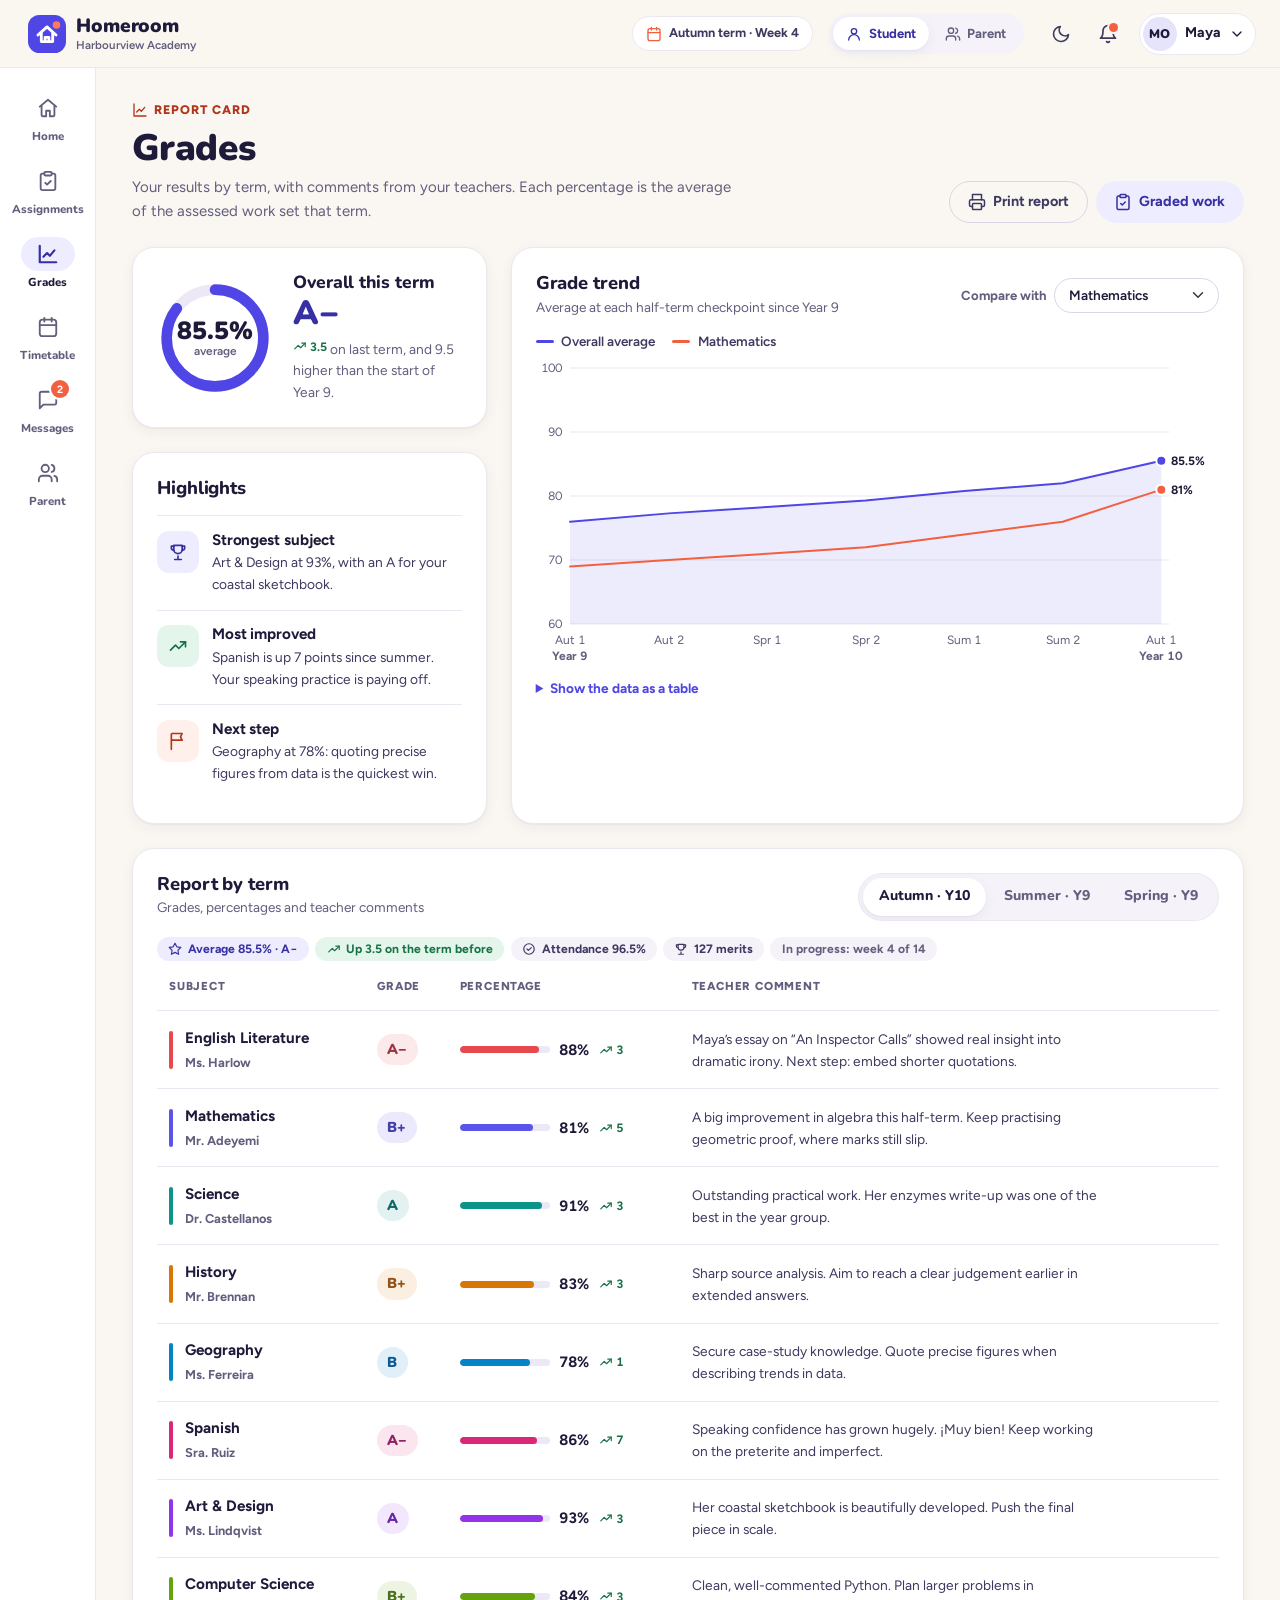
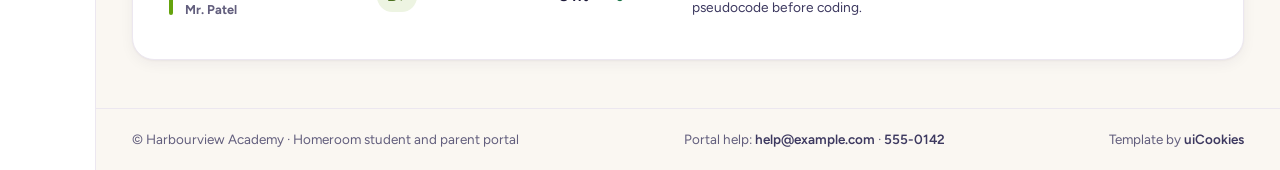
<file: grades.html>
<!DOCTYPE html>
<html lang="en">
<head>
  <script>document.documentElement.classList.add('js')</script>
  <script>(function(){var t;try{t=localStorage.getItem('homeroom-theme')}catch(e){}if(t!=='light'&&t!=='dark'){t=window.matchMedia&&window.matchMedia('(prefers-color-scheme: dark)').matches?'dark':'light'}document.documentElement.setAttribute('data-bs-theme',t)})()</script>
  <meta charset="utf-8">
  <meta name="viewport" content="width=device-width, initial-scale=1, viewport-fit=cover">
  <title>Grades — Homeroom Student Portal</title>
  <meta name="description" content="Report card in the Homeroom student portal: grades by term, teacher comments and a grade-trend chart.">
  <meta name="theme-color" content="#4f46e5">
  <link rel="icon" href="data:image/svg+xml,%3Csvg xmlns='http://www.w3.org/2000/svg' viewBox='0 0 40 40'%3E%3Crect width='40' height='40' rx='12' fill='%234f46e5'/%3E%3Cpath d='M10.5 21 20 12.5l9.5 8.5M14 19v9h12v-9' fill='none' stroke='%23fff' stroke-width='3' stroke-linecap='round' stroke-linejoin='round'/%3E%3Ccircle cx='30' cy='10.5' r='4' fill='%23ff7a5c'/%3E%3C/svg%3E">

  <link rel="preconnect" href="https://fonts.googleapis.com">
  <link rel="preconnect" href="https://fonts.gstatic.com" crossorigin>
  <link href="https://fonts.googleapis.com/css2?family=Figtree:wght@400;500;600;700&family=Nunito:wght@600;700;800;900&display=swap" rel="stylesheet">

  <link rel="stylesheet" href="css/vendor/bootstrap.min.css">
  <link rel="stylesheet" href="css/style.css?v=20261103.1">
</head>
<body class="">

  <a class="skip-link" href="#main">Skip to main content</a>

  <header class="topbar">
    <div class="topbar-inner">
      <a class="brand" href="index.html" aria-label="Homeroom, Harbourview Academy — home">
        <svg class="brand-mark" viewBox="0 0 40 40" aria-hidden="true" focusable="false"><rect class="bm-bg" width="40" height="40" rx="12"/><path class="bm-line" d="M10.5 21 20 12.5l9.5 8.5"/><path class="bm-line" d="M14 19v9h12v-9"/><path class="bm-line" d="M18 28v-4.5h4V28"/><circle class="bm-sun" cx="30" cy="10.5" r="4"/></svg>
        <span class="brand-text"><span class="brand-name">Homeroom</span><span class="brand-school">Harbourview Academy</span></span>
      </a>

      <span class="term-chip"><svg class="ic" viewBox="0 0 24 24" fill="none" stroke="currentColor" stroke-width="2" stroke-linecap="round" stroke-linejoin="round" aria-hidden="true" focusable="false"><rect x="3" y="4" width="18" height="18" rx="3"/><path d="M16 2v4M8 2v4M3 10h18"/></svg> Autumn term &middot; Week 4</span>

      <nav class="portal-switch" aria-label="Portal view">
        <a href="index.html" aria-current="page"><svg class="ic" viewBox="0 0 24 24" fill="none" stroke="currentColor" stroke-width="2" stroke-linecap="round" stroke-linejoin="round" aria-hidden="true" focusable="false"><circle cx="12" cy="8" r="4"/><path d="M4 21a8 8 0 0 1 16 0"/></svg> Student</a>
        <a href="parent.html"><svg class="ic" viewBox="0 0 24 24" fill="none" stroke="currentColor" stroke-width="2" stroke-linecap="round" stroke-linejoin="round" aria-hidden="true" focusable="false"><path d="M16 21v-2a4 4 0 0 0-4-4H6a4 4 0 0 0-4 4v2"/><circle cx="9" cy="7" r="4"/><path d="M22 21v-2a4 4 0 0 0-3-3.87"/><path d="M16 3.13a4 4 0 0 1 0 7.75"/></svg> Parent</a>
      </nav>

      <div class="topbar-actions">
        <button class="icon-btn theme-toggle" type="button" data-theme-toggle aria-label="Switch to dark theme">
          <svg class="ic ic-moon" viewBox="0 0 24 24" fill="none" stroke="currentColor" stroke-width="2" stroke-linecap="round" stroke-linejoin="round" aria-hidden="true" focusable="false"><path d="M21 12.79A9 9 0 1 1 11.21 3 7 7 0 0 0 21 12.79z"/></svg><svg class="ic ic-sun" viewBox="0 0 24 24" fill="none" stroke="currentColor" stroke-width="2" stroke-linecap="round" stroke-linejoin="round" aria-hidden="true" focusable="false"><circle cx="12" cy="12" r="4"/><path d="M12 2v2M12 20v2M4.93 4.93l1.41 1.41M17.66 17.66l1.41 1.41M2 12h2M20 12h2M6.34 17.66l-1.41 1.41M19.07 4.93l-1.41 1.41"/></svg>
        </button>

        <div class="dropdown">
          <button class="icon-btn" type="button" data-bs-toggle="dropdown" data-bs-offset="0,10" aria-expanded="false" aria-label="Notifications, 3 new">
            <svg class="ic" viewBox="0 0 24 24" fill="none" stroke="currentColor" stroke-width="2" stroke-linecap="round" stroke-linejoin="round" aria-hidden="true" focusable="false"><path d="M6 8a6 6 0 0 1 12 0c0 7 3 9 3 9H3s3-2 3-9"/><path d="M10.3 21a1.94 1.94 0 0 0 3.4 0"/></svg><span class="icon-btn-dot" aria-hidden="true"></span>
          </button>
          <div class="dropdown-menu dropdown-menu-end notif-menu">
            <div class="notif-head"><span>Notifications</span><span class="chip chip-primary">3 new</span></div>
            <ul class="list-unstyled m-0">
          <li><a class="notif" href="grades.html"><span class="notif-ic tone-success"><svg class="ic" viewBox="0 0 24 24" fill="none" stroke="currentColor" stroke-width="2" stroke-linecap="round" stroke-linejoin="round" aria-hidden="true" focusable="false"><path d="m12 2 3.09 6.26L22 9.27l-5 4.87 1.18 6.88L12 17.77l-6.18 3.25L7 14.14 2 9.27l6.91-1.01L12 2z"/></svg></span><span><strong>Ms. Harlow returned your essay</strong><span class="notif-meta">"An Inspector Calls" &middot; A&minus; &middot; 1h ago</span></span></a></li>
          <li><a class="notif" href="assignments.html"><span class="notif-ic tone-coral"><svg class="ic" viewBox="0 0 24 24" fill="none" stroke="currentColor" stroke-width="2" stroke-linecap="round" stroke-linejoin="round" aria-hidden="true" focusable="false"><circle cx="12" cy="12" r="9"/><path d="M12 7v5l3 2"/></svg></span><span><strong>Spanish quiz prep is due today</strong><span class="notif-meta">Sra. Ruiz &middot; before 15:00</span></span></a></li>
          <li><a class="notif" href="messages.html"><span class="notif-ic tone-primary"><svg class="ic" viewBox="0 0 24 24" fill="none" stroke="currentColor" stroke-width="2" stroke-linecap="round" stroke-linejoin="round" aria-hidden="true" focusable="false"><path d="M21 15a2 2 0 0 1-2 2H7l-4 4V5a2 2 0 0 1 2-2h14a2 2 0 0 1 2 2z"/></svg></span><span><strong>New message from Coach Whitfield</strong><span class="notif-meta">Netball squad list &middot; 3h ago</span></span></a></li>
            </ul>
          </div>
        </div>

        <div class="dropdown">
          <button class="account-btn" type="button" data-bs-toggle="dropdown" data-bs-offset="0,10" aria-expanded="false" aria-label="Account menu for Maya Okafor">
            <span class="avatar avatar-sm av-indigo" aria-hidden="true">MO</span>
            <span class="account-name">Maya</span>
            <svg class="ic ic-sm" viewBox="0 0 24 24" fill="none" stroke="currentColor" stroke-width="2" stroke-linecap="round" stroke-linejoin="round" aria-hidden="true" focusable="false"><path d="m6 9 6 6 6-6"/></svg>
          </button>
          <ul class="dropdown-menu dropdown-menu-end account-menu">
            <li class="account-card"><span class="avatar av-indigo" aria-hidden="true">MO</span><span><strong>Maya Okafor</strong><span>Year 10 &middot; Form 10H</span></span></li>
            <li><hr class="dropdown-divider"></li>
            <li><a class="dropdown-item" href="grades.html"><svg class="ic" viewBox="0 0 24 24" fill="none" stroke="currentColor" stroke-width="2" stroke-linecap="round" stroke-linejoin="round" aria-hidden="true" focusable="false"><path d="M3 3v18h18"/><path d="m7 15 4-4 3 3 5-6"/></svg> My grades</a></li>
            <li><a class="dropdown-item" href="timetable.html"><svg class="ic" viewBox="0 0 24 24" fill="none" stroke="currentColor" stroke-width="2" stroke-linecap="round" stroke-linejoin="round" aria-hidden="true" focusable="false"><rect x="3" y="4" width="18" height="18" rx="3"/><path d="M16 2v4M8 2v4M3 10h18"/></svg> My timetable</a></li>
            <li><a class="dropdown-item" href="parent.html"><svg class="ic" viewBox="0 0 24 24" fill="none" stroke="currentColor" stroke-width="2" stroke-linecap="round" stroke-linejoin="round" aria-hidden="true" focusable="false"><path d="M16 21v-2a4 4 0 0 0-4-4H6a4 4 0 0 0-4 4v2"/><circle cx="9" cy="7" r="4"/><path d="M22 21v-2a4 4 0 0 0-3-3.87"/><path d="M16 3.13a4 4 0 0 1 0 7.75"/></svg> Switch to parent view</a></li>
          </ul>
        </div>
      </div>
    </div>
  </header>

  <nav class="rail" aria-label="Primary">
    <ul>
        <li><a class="rail-link" href="index.html"><span class="rail-ic"><svg class="ic" viewBox="0 0 24 24" fill="none" stroke="currentColor" stroke-width="2" stroke-linecap="round" stroke-linejoin="round" aria-hidden="true" focusable="false"><path d="M3 10.5 12 3l9 7.5"/><path d="M5 9.5V20a1 1 0 0 0 1 1h4v-6h4v6h4a1 1 0 0 0 1-1V9.5"/></svg></span><span class="rail-label">Home</span></a></li>
        <li><a class="rail-link" href="assignments.html"><span class="rail-ic"><svg class="ic" viewBox="0 0 24 24" fill="none" stroke="currentColor" stroke-width="2" stroke-linecap="round" stroke-linejoin="round" aria-hidden="true" focusable="false"><rect x="8" y="2" width="8" height="4" rx="1"/><path d="M16 4h2a2 2 0 0 1 2 2v14a2 2 0 0 1-2 2H6a2 2 0 0 1-2-2V6a2 2 0 0 1 2-2h2"/><path d="m9 14 2 2 4-4"/></svg></span><span class="rail-label">Assignments</span></a></li>
        <li><a class="rail-link active" href="grades.html" aria-current="page"><span class="rail-ic"><svg class="ic" viewBox="0 0 24 24" fill="none" stroke="currentColor" stroke-width="2" stroke-linecap="round" stroke-linejoin="round" aria-hidden="true" focusable="false"><path d="M3 3v18h18"/><path d="m7 15 4-4 3 3 5-6"/></svg></span><span class="rail-label">Grades</span></a></li>
        <li><a class="rail-link" href="timetable.html"><span class="rail-ic"><svg class="ic" viewBox="0 0 24 24" fill="none" stroke="currentColor" stroke-width="2" stroke-linecap="round" stroke-linejoin="round" aria-hidden="true" focusable="false"><rect x="3" y="4" width="18" height="18" rx="3"/><path d="M16 2v4M8 2v4M3 10h18"/></svg></span><span class="rail-label">Timetable</span></a></li>
        <li><a class="rail-link" href="messages.html"><span class="rail-ic"><svg class="ic" viewBox="0 0 24 24" fill="none" stroke="currentColor" stroke-width="2" stroke-linecap="round" stroke-linejoin="round" aria-hidden="true" focusable="false"><path d="M21 15a2 2 0 0 1-2 2H7l-4 4V5a2 2 0 0 1 2-2h14a2 2 0 0 1 2 2z"/></svg><span class="nav-badge" aria-hidden="true">2</span></span><span class="rail-label">Messages</span><span class="visually-hidden">, 2 unread</span></a></li>
        <li><a class="rail-link" href="parent.html"><span class="rail-ic"><svg class="ic" viewBox="0 0 24 24" fill="none" stroke="currentColor" stroke-width="2" stroke-linecap="round" stroke-linejoin="round" aria-hidden="true" focusable="false"><path d="M16 21v-2a4 4 0 0 0-4-4H6a4 4 0 0 0-4 4v2"/><circle cx="9" cy="7" r="4"/><path d="M22 21v-2a4 4 0 0 0-3-3.87"/><path d="M16 3.13a4 4 0 0 1 0 7.75"/></svg></span><span class="rail-label">Parent</span></a></li>
    </ul>
  </nav>

  <main id="main" class="app-main">
    <div class="page">
      <div class="page-head">
        <div>
          <p class="eyebrow"><svg class="ic ic-sm" viewBox="0 0 24 24" fill="none" stroke="currentColor" stroke-width="2" stroke-linecap="round" stroke-linejoin="round" aria-hidden="true" focusable="false"><path d="M3 3v18h18"/><path d="m7 15 4-4 3 3 5-6"/></svg> Report card</p>
          <h1>Grades</h1>
          <p class="page-sub">Your results by term, with comments from your teachers. Each percentage is the average of the assessed work set that term.</p>
        </div>
        <div class="page-actions">
          <button class="btn btn-ghost js-only" type="button" data-print><svg class="ic" viewBox="0 0 24 24" fill="none" stroke="currentColor" stroke-width="2" stroke-linecap="round" stroke-linejoin="round" aria-hidden="true" focusable="false"><path d="M6 9V2h12v7"/><path d="M6 18H4a2 2 0 0 1-2-2v-5a2 2 0 0 1 2-2h16a2 2 0 0 1 2 2v5a2 2 0 0 1-2 2h-2"/><rect x="6" y="14" width="12" height="8" rx="1"/></svg> Print report</button>
          <a class="btn btn-soft" href="assignments.html"><svg class="ic" viewBox="0 0 24 24" fill="none" stroke="currentColor" stroke-width="2" stroke-linecap="round" stroke-linejoin="round" aria-hidden="true" focusable="false"><rect x="8" y="2" width="8" height="4" rx="1"/><path d="M16 4h2a2 2 0 0 1 2 2v14a2 2 0 0 1-2 2H6a2 2 0 0 1-2-2V6a2 2 0 0 1 2-2h2"/><path d="m9 14 2 2 4-4"/></svg> Graded work</a>
        </div>
      </div>

      <div class="row g-4">
        <div class="col-xl-4">
          <div class="stack">
            <section class="card-hr" aria-labelledby="overall-title">
              <div class="overall-card">
                <div class="ring" data-ring="85.5" role="img" aria-label="Overall average this term: 85.5 percent">
                  <svg viewBox="0 0 120 120" aria-hidden="true" focusable="false">
                    <circle class="ring-track" cx="60" cy="60" r="50"/>
                    <circle class="ring-fill" cx="60" cy="60" r="50" pathLength="100" stroke-dasharray="85.5 100"/>
                  </svg>
                  <span class="ring-label"><strong>85.5%</strong><span>average</span></span>
                </div>
                <div>
                  <h2 id="overall-title">Overall this term</h2>
                  <p class="overall-grade">A&minus;</p>
                  <p><span class="delta delta-up"><svg class="ic ic-sm" viewBox="0 0 24 24" fill="none" stroke="currentColor" stroke-width="2" stroke-linecap="round" stroke-linejoin="round" aria-hidden="true" focusable="false"><path d="m3 17 6-6 4 4 8-8"/><path d="M15 7h6v6"/></svg> 3.5</span> on last term, and 9.5 higher than the start of Year 9.</p>
                </div>
              </div>
            </section>

            <section class="card-hr flex-grow-1" aria-labelledby="insight-title">
              <div class="card-hr-head"><h2 id="insight-title">Highlights</h2></div>
              <div class="insight">
                <span class="news-ic tone-primary"><svg class="ic" viewBox="0 0 24 24" fill="none" stroke="currentColor" stroke-width="2" stroke-linecap="round" stroke-linejoin="round" aria-hidden="true" focusable="false"><path d="M8 21h8M12 17v4M7 4h10v5a5 5 0 0 1-10 0V4z"/><path d="M17 5h3v2a3 3 0 0 1-3 3M7 5H4v2a3 3 0 0 0 3 3"/></svg></span>
                <div><h3>Strongest subject</h3><p>Art &amp; Design at 93%, with an A for your coastal sketchbook.</p></div>
              </div>
              <div class="insight">
                <span class="news-ic tone-success"><svg class="ic" viewBox="0 0 24 24" fill="none" stroke="currentColor" stroke-width="2" stroke-linecap="round" stroke-linejoin="round" aria-hidden="true" focusable="false"><path d="m3 17 6-6 4 4 8-8"/><path d="M15 7h6v6"/></svg></span>
                <div><h3>Most improved</h3><p>Spanish is up 7 points since summer. Your speaking practice is paying off.</p></div>
              </div>
              <div class="insight">
                <span class="news-ic tone-coral"><svg class="ic" viewBox="0 0 24 24" fill="none" stroke="currentColor" stroke-width="2" stroke-linecap="round" stroke-linejoin="round" aria-hidden="true" focusable="false"><path d="M4 22V4a1 1 0 0 1 1-1h12l-2 4 2 4H5"/></svg></span>
                <div><h3>Next step</h3><p>Geography at 78%: quoting precise figures from data is the quickest win.</p></div>
              </div>
            </section>
          </div>
        </div>

        <div class="col-xl-8">
          <section class="card-hr h-100" aria-labelledby="trend-title">
            <div class="chart-head">
              <div>
                <h2 id="trend-title" class="chart-title">Grade trend</h2>
                <p class="card-hr-sub">Average at each half-term checkpoint since Year 9</p>
              </div>
              <div class="chart-compare js-only">
                <label for="compare-subject">Compare with</label>
                <select class="form-select" id="compare-subject">
                  <option value="none">No subject</option>
                  <option value="english">English Literature</option>
                  <option value="maths" selected>Mathematics</option>
                  <option value="science">Science</option>
                  <option value="history">History</option>
                  <option value="geography">Geography</option>
                  <option value="spanish">Spanish</option>
                  <option value="art">Art &amp; Design</option>
                  <option value="computing">Computer Science</option>
                </select>
              </div>
            </div>
            <ul class="chart-legend js-only">
              <li><span class="lk" aria-hidden="true"></span>Overall average</li>
              <li data-legend-compare><span class="lk lk-coral" aria-hidden="true"></span><span data-legend-compare-name>Mathematics</span></li>
            </ul>
            <div class="chart-wrap" data-chart tabindex="0" role="group" aria-label="Grade trend chart. Use the left and right arrow keys to read each checkpoint.">
              <p class="chart-fallback no-js-only">The chart needs JavaScript. The table below has the same numbers.</p>
              <div class="chart-tip" role="status" aria-live="polite"></div>
            </div>
            <details class="chart-data">
              <summary>Show the data as a table</summary>
              <div class="table-wrap">
                <table data-trend-table>
                  <thead>
                    <tr>
                      <th scope="col">Subject</th>
                      <th scope="col" data-tick="Aut 1" data-year="Year 9">Y9 Autumn 1</th>
                      <th scope="col" data-tick="Aut 2">Y9 Autumn 2</th>
                      <th scope="col" data-tick="Spr 1">Y9 Spring 1</th>
                      <th scope="col" data-tick="Spr 2">Y9 Spring 2</th>
                      <th scope="col" data-tick="Sum 1">Y9 Summer 1</th>
                      <th scope="col" data-tick="Sum 2">Y9 Summer 2</th>
                      <th scope="col" data-tick="Aut 1" data-year="Year 10">Y10 Autumn 1</th>
                    </tr>
                  </thead>
                  <tbody>
                    <tr data-series="overall"><th scope="row">Overall average</th><td>76.0</td><td>77.3</td><td>78.3</td><td>79.3</td><td>80.8</td><td>82.0</td><td>85.5</td></tr>
                    <tr data-series="english"><th scope="row">English Literature</th><td>78</td><td>80</td><td>81</td><td>82</td><td>84</td><td>85</td><td>88</td></tr>
                    <tr data-series="maths"><th scope="row">Mathematics</th><td>69</td><td>70</td><td>71</td><td>72</td><td>74</td><td>76</td><td>81</td></tr>
                    <tr data-series="science"><th scope="row">Science</th><td>82</td><td>83</td><td>84</td><td>85</td><td>87</td><td>88</td><td>91</td></tr>
                    <tr data-series="history"><th scope="row">History</th><td>75</td><td>76</td><td>77</td><td>78</td><td>79</td><td>80</td><td>83</td></tr>
                    <tr data-series="geography"><th scope="row">Geography</th><td>72</td><td>73</td><td>73</td><td>74</td><td>76</td><td>77</td><td>78</td></tr>
                    <tr data-series="spanish"><th scope="row">Spanish</th><td>70</td><td>72</td><td>74</td><td>75</td><td>77</td><td>79</td><td>86</td></tr>
                    <tr data-series="art"><th scope="row">Art &amp; Design</th><td>86</td><td>87</td><td>88</td><td>89</td><td>89</td><td>90</td><td>93</td></tr>
                    <tr data-series="computing"><th scope="row">Computer Science</th><td>76</td><td>77</td><td>78</td><td>79</td><td>80</td><td>81</td><td>84</td></tr>
                  </tbody>
                </table>
              </div>
            </details>
          </section>
        </div>
      </div>

      <section class="card-hr mt-4" aria-labelledby="report-title">
        <div class="card-hr-head flex-wrap">
          <div>
            <h2 id="report-title">Report by term</h2>
            <p class="card-hr-sub">Grades, percentages and teacher comments</p>
          </div>
          <div class="seg-tabs js-only" role="tablist" aria-label="Choose a term">
            <button class="seg-tab active" id="term-aut-tab" data-bs-toggle="tab" data-bs-target="#term-aut" type="button" role="tab" aria-controls="term-aut" aria-selected="true">Autumn &middot; Y10</button>
            <button class="seg-tab" id="term-sum-tab" data-bs-toggle="tab" data-bs-target="#term-sum" type="button" role="tab" aria-controls="term-sum" aria-selected="false" tabindex="-1">Summer &middot; Y9</button>
            <button class="seg-tab" id="term-spr-tab" data-bs-toggle="tab" data-bs-target="#term-spr" type="button" role="tab" aria-controls="term-spr" aria-selected="false" tabindex="-1">Spring &middot; Y9</button>
          </div>
        </div>
        <div class="tab-content">
            <div class="tab-pane fade show active" id="term-aut" role="tabpanel" aria-labelledby="term-aut-tab" tabindex="0">
              <h3 class="term-title">Autumn term, Year 10</h3>
              <div class="term-summary">
                <span class="chip chip-primary"><svg class="ic" viewBox="0 0 24 24" fill="none" stroke="currentColor" stroke-width="2" stroke-linecap="round" stroke-linejoin="round" aria-hidden="true" focusable="false"><path d="m12 2 3.09 6.26L22 9.27l-5 4.87 1.18 6.88L12 17.77l-6.18 3.25L7 14.14 2 9.27l6.91-1.01L12 2z"/></svg> Average 85.5% &middot; A&minus;</span>
                <span class="chip chip-success"><svg class="ic" viewBox="0 0 24 24" fill="none" stroke="currentColor" stroke-width="2" stroke-linecap="round" stroke-linejoin="round" aria-hidden="true" focusable="false"><path d="m3 17 6-6 4 4 8-8"/><path d="M15 7h6v6"/></svg> Up 3.5 on the term before</span>
                <span class="chip"><svg class="ic" viewBox="0 0 24 24" fill="none" stroke="currentColor" stroke-width="2" stroke-linecap="round" stroke-linejoin="round" aria-hidden="true" focusable="false"><circle cx="12" cy="12" r="9"/><path d="m8.5 12 2.5 2.5 5-5"/></svg> Attendance 96.5%</span>
                <span class="chip"><svg class="ic" viewBox="0 0 24 24" fill="none" stroke="currentColor" stroke-width="2" stroke-linecap="round" stroke-linejoin="round" aria-hidden="true" focusable="false"><path d="M8 21h8M12 17v4M7 4h10v5a5 5 0 0 1-10 0V4z"/><path d="M17 5h3v2a3 3 0 0 1-3 3M7 5H4v2a3 3 0 0 0 3 3"/></svg> 127 merits</span>
                <span class="chip chip-soft">In progress: week 4 of 14</span>
              </div>
              <div class="table-wrap">
                <table class="report-table">
                  <thead>
                    <tr><th scope="col">Subject</th><th scope="col">Grade</th><th scope="col">Percentage</th><th scope="col">Teacher comment</th></tr>
                  </thead>
                  <tbody>
                    <tr class="s-eng">
                      <th scope="row"><div class="report-subj"><span class="subj-bar" aria-hidden="true"></span><div><strong>English Literature</strong><span>Ms. Harlow</span></div></div></th>
                      <td class="col-grade"><span class="grade-pill">A&minus;</span></td>
                      <td class="col-pct"><div class="report-pct"><span class="bar" aria-hidden="true"><span style="width:88%"></span></span>88% <span class="delta delta-up"><svg class="ic ic-sm" viewBox="0 0 24 24" fill="none" stroke="currentColor" stroke-width="2" stroke-linecap="round" stroke-linejoin="round" aria-hidden="true" focusable="false"><path d="m3 17 6-6 4 4 8-8"/><path d="M15 7h6v6"/></svg><span class="visually-hidden">Up</span> 3</span></div></td>
                      <td><p class="report-comment">Maya&rsquo;s essay on &ldquo;An Inspector Calls&rdquo; showed real insight into dramatic irony. Next step: embed shorter quotations.</p></td>
                    </tr>
                    <tr class="s-maths">
                      <th scope="row"><div class="report-subj"><span class="subj-bar" aria-hidden="true"></span><div><strong>Mathematics</strong><span>Mr. Adeyemi</span></div></div></th>
                      <td class="col-grade"><span class="grade-pill">B+</span></td>
                      <td class="col-pct"><div class="report-pct"><span class="bar" aria-hidden="true"><span style="width:81%"></span></span>81% <span class="delta delta-up"><svg class="ic ic-sm" viewBox="0 0 24 24" fill="none" stroke="currentColor" stroke-width="2" stroke-linecap="round" stroke-linejoin="round" aria-hidden="true" focusable="false"><path d="m3 17 6-6 4 4 8-8"/><path d="M15 7h6v6"/></svg><span class="visually-hidden">Up</span> 5</span></div></td>
                      <td><p class="report-comment">A big improvement in algebra this half-term. Keep practising geometric proof, where marks still slip.</p></td>
                    </tr>
                    <tr class="s-sci">
                      <th scope="row"><div class="report-subj"><span class="subj-bar" aria-hidden="true"></span><div><strong>Science</strong><span>Dr. Castellanos</span></div></div></th>
                      <td class="col-grade"><span class="grade-pill">A</span></td>
                      <td class="col-pct"><div class="report-pct"><span class="bar" aria-hidden="true"><span style="width:91%"></span></span>91% <span class="delta delta-up"><svg class="ic ic-sm" viewBox="0 0 24 24" fill="none" stroke="currentColor" stroke-width="2" stroke-linecap="round" stroke-linejoin="round" aria-hidden="true" focusable="false"><path d="m3 17 6-6 4 4 8-8"/><path d="M15 7h6v6"/></svg><span class="visually-hidden">Up</span> 3</span></div></td>
                      <td><p class="report-comment">Outstanding practical work. Her enzymes write-up was one of the best in the year group.</p></td>
                    </tr>
                    <tr class="s-hist">
                      <th scope="row"><div class="report-subj"><span class="subj-bar" aria-hidden="true"></span><div><strong>History</strong><span>Mr. Brennan</span></div></div></th>
                      <td class="col-grade"><span class="grade-pill">B+</span></td>
                      <td class="col-pct"><div class="report-pct"><span class="bar" aria-hidden="true"><span style="width:83%"></span></span>83% <span class="delta delta-up"><svg class="ic ic-sm" viewBox="0 0 24 24" fill="none" stroke="currentColor" stroke-width="2" stroke-linecap="round" stroke-linejoin="round" aria-hidden="true" focusable="false"><path d="m3 17 6-6 4 4 8-8"/><path d="M15 7h6v6"/></svg><span class="visually-hidden">Up</span> 3</span></div></td>
                      <td><p class="report-comment">Sharp source analysis. Aim to reach a clear judgement earlier in extended answers.</p></td>
                    </tr>
                    <tr class="s-geo">
                      <th scope="row"><div class="report-subj"><span class="subj-bar" aria-hidden="true"></span><div><strong>Geography</strong><span>Ms. Ferreira</span></div></div></th>
                      <td class="col-grade"><span class="grade-pill">B</span></td>
                      <td class="col-pct"><div class="report-pct"><span class="bar" aria-hidden="true"><span style="width:78%"></span></span>78% <span class="delta delta-up"><svg class="ic ic-sm" viewBox="0 0 24 24" fill="none" stroke="currentColor" stroke-width="2" stroke-linecap="round" stroke-linejoin="round" aria-hidden="true" focusable="false"><path d="m3 17 6-6 4 4 8-8"/><path d="M15 7h6v6"/></svg><span class="visually-hidden">Up</span> 1</span></div></td>
                      <td><p class="report-comment">Secure case-study knowledge. Quote precise figures when describing trends in data.</p></td>
                    </tr>
                    <tr class="s-span">
                      <th scope="row"><div class="report-subj"><span class="subj-bar" aria-hidden="true"></span><div><strong>Spanish</strong><span>Sra. Ruiz</span></div></div></th>
                      <td class="col-grade"><span class="grade-pill">A&minus;</span></td>
                      <td class="col-pct"><div class="report-pct"><span class="bar" aria-hidden="true"><span style="width:86%"></span></span>86% <span class="delta delta-up"><svg class="ic ic-sm" viewBox="0 0 24 24" fill="none" stroke="currentColor" stroke-width="2" stroke-linecap="round" stroke-linejoin="round" aria-hidden="true" focusable="false"><path d="m3 17 6-6 4 4 8-8"/><path d="M15 7h6v6"/></svg><span class="visually-hidden">Up</span> 7</span></div></td>
                      <td><p class="report-comment">Speaking confidence has grown hugely. &iexcl;Muy bien! Keep working on the preterite and imperfect.</p></td>
                    </tr>
                    <tr class="s-art">
                      <th scope="row"><div class="report-subj"><span class="subj-bar" aria-hidden="true"></span><div><strong>Art &amp; Design</strong><span>Ms. Lindqvist</span></div></div></th>
                      <td class="col-grade"><span class="grade-pill">A</span></td>
                      <td class="col-pct"><div class="report-pct"><span class="bar" aria-hidden="true"><span style="width:93%"></span></span>93% <span class="delta delta-up"><svg class="ic ic-sm" viewBox="0 0 24 24" fill="none" stroke="currentColor" stroke-width="2" stroke-linecap="round" stroke-linejoin="round" aria-hidden="true" focusable="false"><path d="m3 17 6-6 4 4 8-8"/><path d="M15 7h6v6"/></svg><span class="visually-hidden">Up</span> 3</span></div></td>
                      <td><p class="report-comment">Her coastal sketchbook is beautifully developed. Push the final piece in scale.</p></td>
                    </tr>
                    <tr class="s-comp">
                      <th scope="row"><div class="report-subj"><span class="subj-bar" aria-hidden="true"></span><div><strong>Computer Science</strong><span>Mr. Patel</span></div></div></th>
                      <td class="col-grade"><span class="grade-pill">B+</span></td>
                      <td class="col-pct"><div class="report-pct"><span class="bar" aria-hidden="true"><span style="width:84%"></span></span>84% <span class="delta delta-up"><svg class="ic ic-sm" viewBox="0 0 24 24" fill="none" stroke="currentColor" stroke-width="2" stroke-linecap="round" stroke-linejoin="round" aria-hidden="true" focusable="false"><path d="m3 17 6-6 4 4 8-8"/><path d="M15 7h6v6"/></svg><span class="visually-hidden">Up</span> 3</span></div></td>
                      <td><p class="report-comment">Clean, well-commented Python. Plan larger problems in pseudocode before coding.</p></td>
                    </tr>
                  </tbody>
                </table>
              </div>
            </div>
            <div class="tab-pane fade" id="term-sum" role="tabpanel" aria-labelledby="term-sum-tab" tabindex="0">
              <h3 class="term-title">Summer term, Year 9</h3>
              <div class="term-summary">
                <span class="chip chip-primary"><svg class="ic" viewBox="0 0 24 24" fill="none" stroke="currentColor" stroke-width="2" stroke-linecap="round" stroke-linejoin="round" aria-hidden="true" focusable="false"><path d="m12 2 3.09 6.26L22 9.27l-5 4.87 1.18 6.88L12 17.77l-6.18 3.25L7 14.14 2 9.27l6.91-1.01L12 2z"/></svg> Average 82% &middot; B+</span>
                <span class="chip chip-success"><svg class="ic" viewBox="0 0 24 24" fill="none" stroke="currentColor" stroke-width="2" stroke-linecap="round" stroke-linejoin="round" aria-hidden="true" focusable="false"><path d="m3 17 6-6 4 4 8-8"/><path d="M15 7h6v6"/></svg> Up 2.8 on the term before</span>
                <span class="chip"><svg class="ic" viewBox="0 0 24 24" fill="none" stroke="currentColor" stroke-width="2" stroke-linecap="round" stroke-linejoin="round" aria-hidden="true" focusable="false"><circle cx="12" cy="12" r="9"/><path d="m8.5 12 2.5 2.5 5-5"/></svg> Attendance 97.8%</span>
                <span class="chip"><svg class="ic" viewBox="0 0 24 24" fill="none" stroke="currentColor" stroke-width="2" stroke-linecap="round" stroke-linejoin="round" aria-hidden="true" focusable="false"><path d="M8 21h8M12 17v4M7 4h10v5a5 5 0 0 1-10 0V4z"/><path d="M17 5h3v2a3 3 0 0 1-3 3M7 5H4v2a3 3 0 0 0 3 3"/></svg> 98 merits</span>
                <span class="chip chip-soft">Final report issued 17 July</span>
              </div>
              <div class="table-wrap">
                <table class="report-table">
                  <thead>
                    <tr><th scope="col">Subject</th><th scope="col">Grade</th><th scope="col">Percentage</th><th scope="col">Teacher comment</th></tr>
                  </thead>
                  <tbody>
                    <tr class="s-eng">
                      <th scope="row"><div class="report-subj"><span class="subj-bar" aria-hidden="true"></span><div><strong>English Literature</strong><span>Ms. Harlow</span></div></div></th>
                      <td class="col-grade"><span class="grade-pill">A&minus;</span></td>
                      <td class="col-pct"><div class="report-pct"><span class="bar" aria-hidden="true"><span style="width:85%"></span></span>85% <span class="delta delta-up"><svg class="ic ic-sm" viewBox="0 0 24 24" fill="none" stroke="currentColor" stroke-width="2" stroke-linecap="round" stroke-linejoin="round" aria-hidden="true" focusable="false"><path d="m3 17 6-6 4 4 8-8"/><path d="M15 7h6v6"/></svg><span class="visually-hidden">Up</span> 3</span></div></td>
                      <td><p class="report-comment">Consistently thoughtful. Her poetry comparison was a highlight of the term.</p></td>
                    </tr>
                    <tr class="s-maths">
                      <th scope="row"><div class="report-subj"><span class="subj-bar" aria-hidden="true"></span><div><strong>Mathematics</strong><span>Mr. Adeyemi</span></div></div></th>
                      <td class="col-grade"><span class="grade-pill">B</span></td>
                      <td class="col-pct"><div class="report-pct"><span class="bar" aria-hidden="true"><span style="width:76%"></span></span>76% <span class="delta delta-up"><svg class="ic ic-sm" viewBox="0 0 24 24" fill="none" stroke="currentColor" stroke-width="2" stroke-linecap="round" stroke-linejoin="round" aria-hidden="true" focusable="false"><path d="m3 17 6-6 4 4 8-8"/><path d="M15 7h6v6"/></svg><span class="visually-hidden">Up</span> 4</span></div></td>
                      <td><p class="report-comment">Good progress on ratio and proportion. Revise algebraic fractions over the summer.</p></td>
                    </tr>
                    <tr class="s-sci">
                      <th scope="row"><div class="report-subj"><span class="subj-bar" aria-hidden="true"></span><div><strong>Science</strong><span>Dr. Castellanos</span></div></div></th>
                      <td class="col-grade"><span class="grade-pill">A&minus;</span></td>
                      <td class="col-pct"><div class="report-pct"><span class="bar" aria-hidden="true"><span style="width:88%"></span></span>88% <span class="delta delta-up"><svg class="ic ic-sm" viewBox="0 0 24 24" fill="none" stroke="currentColor" stroke-width="2" stroke-linecap="round" stroke-linejoin="round" aria-hidden="true" focusable="false"><path d="m3 17 6-6 4 4 8-8"/><path d="M15 7h6v6"/></svg><span class="visually-hidden">Up</span> 3</span></div></td>
                      <td><p class="report-comment">Careful, accurate practical work and excellent revision habits.</p></td>
                    </tr>
                    <tr class="s-hist">
                      <th scope="row"><div class="report-subj"><span class="subj-bar" aria-hidden="true"></span><div><strong>History</strong><span>Mrs. Dale</span></div></div></th>
                      <td class="col-grade"><span class="grade-pill">B+</span></td>
                      <td class="col-pct"><div class="report-pct"><span class="bar" aria-hidden="true"><span style="width:80%"></span></span>80% <span class="delta delta-up"><svg class="ic ic-sm" viewBox="0 0 24 24" fill="none" stroke="currentColor" stroke-width="2" stroke-linecap="round" stroke-linejoin="round" aria-hidden="true" focusable="false"><path d="m3 17 6-6 4 4 8-8"/><path d="M15 7h6v6"/></svg><span class="visually-hidden">Up</span> 2</span></div></td>
                      <td><p class="report-comment">A strong essay on the causes of the First World War.</p></td>
                    </tr>
                    <tr class="s-geo">
                      <th scope="row"><div class="report-subj"><span class="subj-bar" aria-hidden="true"></span><div><strong>Geography</strong><span>Mr. Hughes</span></div></div></th>
                      <td class="col-grade"><span class="grade-pill">B</span></td>
                      <td class="col-pct"><div class="report-pct"><span class="bar" aria-hidden="true"><span style="width:77%"></span></span>77% <span class="delta delta-up"><svg class="ic ic-sm" viewBox="0 0 24 24" fill="none" stroke="currentColor" stroke-width="2" stroke-linecap="round" stroke-linejoin="round" aria-hidden="true" focusable="false"><path d="m3 17 6-6 4 4 8-8"/><path d="M15 7h6v6"/></svg><span class="visually-hidden">Up</span> 3</span></div></td>
                      <td><p class="report-comment">Her fieldwork write-up was well organised and clearly presented.</p></td>
                    </tr>
                    <tr class="s-span">
                      <th scope="row"><div class="report-subj"><span class="subj-bar" aria-hidden="true"></span><div><strong>Spanish</strong><span>Sra. Ruiz</span></div></div></th>
                      <td class="col-grade"><span class="grade-pill">B</span></td>
                      <td class="col-pct"><div class="report-pct"><span class="bar" aria-hidden="true"><span style="width:79%"></span></span>79% <span class="delta delta-up"><svg class="ic ic-sm" viewBox="0 0 24 24" fill="none" stroke="currentColor" stroke-width="2" stroke-linecap="round" stroke-linejoin="round" aria-hidden="true" focusable="false"><path d="m3 17 6-6 4 4 8-8"/><path d="M15 7h6v6"/></svg><span class="visually-hidden">Up</span> 4</span></div></td>
                      <td><p class="report-comment">Writing is accurate; now build confidence in speaking.</p></td>
                    </tr>
                    <tr class="s-art">
                      <th scope="row"><div class="report-subj"><span class="subj-bar" aria-hidden="true"></span><div><strong>Art &amp; Design</strong><span>Ms. Lindqvist</span></div></div></th>
                      <td class="col-grade"><span class="grade-pill">A</span></td>
                      <td class="col-pct"><div class="report-pct"><span class="bar" aria-hidden="true"><span style="width:90%"></span></span>90% <span class="delta delta-up"><svg class="ic ic-sm" viewBox="0 0 24 24" fill="none" stroke="currentColor" stroke-width="2" stroke-linecap="round" stroke-linejoin="round" aria-hidden="true" focusable="false"><path d="m3 17 6-6 4 4 8-8"/><path d="M15 7h6v6"/></svg><span class="visually-hidden">Up</span> 1</span></div></td>
                      <td><p class="report-comment">Bold, confident portrait studies. A pleasure to teach.</p></td>
                    </tr>
                    <tr class="s-comp">
                      <th scope="row"><div class="report-subj"><span class="subj-bar" aria-hidden="true"></span><div><strong>Computer Science</strong><span>Mr. Patel</span></div></div></th>
                      <td class="col-grade"><span class="grade-pill">B+</span></td>
                      <td class="col-pct"><div class="report-pct"><span class="bar" aria-hidden="true"><span style="width:81%"></span></span>81% <span class="delta delta-up"><svg class="ic ic-sm" viewBox="0 0 24 24" fill="none" stroke="currentColor" stroke-width="2" stroke-linecap="round" stroke-linejoin="round" aria-hidden="true" focusable="false"><path d="m3 17 6-6 4 4 8-8"/><path d="M15 7h6v6"/></svg><span class="visually-hidden">Up</span> 2</span></div></td>
                      <td><p class="report-comment">Solid understanding of algorithms. Practise tracing code by hand.</p></td>
                    </tr>
                  </tbody>
                </table>
              </div>
            </div>
            <div class="tab-pane fade" id="term-spr" role="tabpanel" aria-labelledby="term-spr-tab" tabindex="0">
              <h3 class="term-title">Spring term, Year 9</h3>
              <div class="term-summary">
                <span class="chip chip-primary"><svg class="ic" viewBox="0 0 24 24" fill="none" stroke="currentColor" stroke-width="2" stroke-linecap="round" stroke-linejoin="round" aria-hidden="true" focusable="false"><path d="m12 2 3.09 6.26L22 9.27l-5 4.87 1.18 6.88L12 17.77l-6.18 3.25L7 14.14 2 9.27l6.91-1.01L12 2z"/></svg> Average 79.2% &middot; B</span>
                <span class="chip chip-success"><svg class="ic" viewBox="0 0 24 24" fill="none" stroke="currentColor" stroke-width="2" stroke-linecap="round" stroke-linejoin="round" aria-hidden="true" focusable="false"><path d="m3 17 6-6 4 4 8-8"/><path d="M15 7h6v6"/></svg> Up 2.0 on the term before</span>
                <span class="chip"><svg class="ic" viewBox="0 0 24 24" fill="none" stroke="currentColor" stroke-width="2" stroke-linecap="round" stroke-linejoin="round" aria-hidden="true" focusable="false"><circle cx="12" cy="12" r="9"/><path d="m8.5 12 2.5 2.5 5-5"/></svg> Attendance 95.9%</span>
                <span class="chip"><svg class="ic" viewBox="0 0 24 24" fill="none" stroke="currentColor" stroke-width="2" stroke-linecap="round" stroke-linejoin="round" aria-hidden="true" focusable="false"><path d="M8 21h8M12 17v4M7 4h10v5a5 5 0 0 1-10 0V4z"/><path d="M17 5h3v2a3 3 0 0 1-3 3M7 5H4v2a3 3 0 0 0 3 3"/></svg> 71 merits</span>
                <span class="chip chip-soft">Report issued 27 March</span>
              </div>
              <div class="table-wrap">
                <table class="report-table">
                  <thead>
                    <tr><th scope="col">Subject</th><th scope="col">Grade</th><th scope="col">Percentage</th><th scope="col">Teacher comment</th></tr>
                  </thead>
                  <tbody>
                    <tr class="s-eng">
                      <th scope="row"><div class="report-subj"><span class="subj-bar" aria-hidden="true"></span><div><strong>English Literature</strong><span>Ms. Harlow</span></div></div></th>
                      <td class="col-grade"><span class="grade-pill">B+</span></td>
                      <td class="col-pct"><div class="report-pct"><span class="bar" aria-hidden="true"><span style="width:82%"></span></span>82% <span class="delta delta-up"><svg class="ic ic-sm" viewBox="0 0 24 24" fill="none" stroke="currentColor" stroke-width="2" stroke-linecap="round" stroke-linejoin="round" aria-hidden="true" focusable="false"><path d="m3 17 6-6 4 4 8-8"/><path d="M15 7h6v6"/></svg><span class="visually-hidden">Up</span> 2</span></div></td>
                      <td><p class="report-comment">An engaged reader with lively ideas. Develop her analysis of structure.</p></td>
                    </tr>
                    <tr class="s-maths">
                      <th scope="row"><div class="report-subj"><span class="subj-bar" aria-hidden="true"></span><div><strong>Mathematics</strong><span>Mr. Adeyemi</span></div></div></th>
                      <td class="col-grade"><span class="grade-pill">B&minus;</span></td>
                      <td class="col-pct"><div class="report-pct"><span class="bar" aria-hidden="true"><span style="width:72%"></span></span>72% <span class="delta delta-up"><svg class="ic ic-sm" viewBox="0 0 24 24" fill="none" stroke="currentColor" stroke-width="2" stroke-linecap="round" stroke-linejoin="round" aria-hidden="true" focusable="false"><path d="m3 17 6-6 4 4 8-8"/><path d="M15 7h6v6"/></svg><span class="visually-hidden">Up</span> 2</span></div></td>
                      <td><p class="report-comment">Works hard in class. Show working on multi-step problems.</p></td>
                    </tr>
                    <tr class="s-sci">
                      <th scope="row"><div class="report-subj"><span class="subj-bar" aria-hidden="true"></span><div><strong>Science</strong><span>Dr. Castellanos</span></div></div></th>
                      <td class="col-grade"><span class="grade-pill">A&minus;</span></td>
                      <td class="col-pct"><div class="report-pct"><span class="bar" aria-hidden="true"><span style="width:85%"></span></span>85% <span class="delta delta-up"><svg class="ic ic-sm" viewBox="0 0 24 24" fill="none" stroke="currentColor" stroke-width="2" stroke-linecap="round" stroke-linejoin="round" aria-hidden="true" focusable="false"><path d="m3 17 6-6 4 4 8-8"/><path d="M15 7h6v6"/></svg><span class="visually-hidden">Up</span> 2</span></div></td>
                      <td><p class="report-comment">Asks excellent questions in practicals.</p></td>
                    </tr>
                    <tr class="s-hist">
                      <th scope="row"><div class="report-subj"><span class="subj-bar" aria-hidden="true"></span><div><strong>History</strong><span>Mrs. Dale</span></div></div></th>
                      <td class="col-grade"><span class="grade-pill">B</span></td>
                      <td class="col-pct"><div class="report-pct"><span class="bar" aria-hidden="true"><span style="width:78%"></span></span>78% <span class="delta delta-up"><svg class="ic ic-sm" viewBox="0 0 24 24" fill="none" stroke="currentColor" stroke-width="2" stroke-linecap="round" stroke-linejoin="round" aria-hidden="true" focusable="false"><path d="m3 17 6-6 4 4 8-8"/><path d="M15 7h6v6"/></svg><span class="visually-hidden">Up</span> 2</span></div></td>
                      <td><p class="report-comment">Good recall of key events. Link causes together more explicitly.</p></td>
                    </tr>
                    <tr class="s-geo">
                      <th scope="row"><div class="report-subj"><span class="subj-bar" aria-hidden="true"></span><div><strong>Geography</strong><span>Mr. Hughes</span></div></div></th>
                      <td class="col-grade"><span class="grade-pill">B&minus;</span></td>
                      <td class="col-pct"><div class="report-pct"><span class="bar" aria-hidden="true"><span style="width:74%"></span></span>74% <span class="delta delta-up"><svg class="ic ic-sm" viewBox="0 0 24 24" fill="none" stroke="currentColor" stroke-width="2" stroke-linecap="round" stroke-linejoin="round" aria-hidden="true" focusable="false"><path d="m3 17 6-6 4 4 8-8"/><path d="M15 7h6v6"/></svg><span class="visually-hidden">Up</span> 1</span></div></td>
                      <td><p class="report-comment">A keen participant. Learn case-study figures more precisely.</p></td>
                    </tr>
                    <tr class="s-span">
                      <th scope="row"><div class="report-subj"><span class="subj-bar" aria-hidden="true"></span><div><strong>Spanish</strong><span>Sra. Ruiz</span></div></div></th>
                      <td class="col-grade"><span class="grade-pill">B</span></td>
                      <td class="col-pct"><div class="report-pct"><span class="bar" aria-hidden="true"><span style="width:75%"></span></span>75% <span class="delta delta-up"><svg class="ic ic-sm" viewBox="0 0 24 24" fill="none" stroke="currentColor" stroke-width="2" stroke-linecap="round" stroke-linejoin="round" aria-hidden="true" focusable="false"><path d="m3 17 6-6 4 4 8-8"/><path d="M15 7h6v6"/></svg><span class="visually-hidden">Up</span> 3</span></div></td>
                      <td><p class="report-comment">Growing vocabulary. Ten minutes of practice a day will help.</p></td>
                    </tr>
                    <tr class="s-art">
                      <th scope="row"><div class="report-subj"><span class="subj-bar" aria-hidden="true"></span><div><strong>Art &amp; Design</strong><span>Ms. Lindqvist</span></div></div></th>
                      <td class="col-grade"><span class="grade-pill">A&minus;</span></td>
                      <td class="col-pct"><div class="report-pct"><span class="bar" aria-hidden="true"><span style="width:89%"></span></span>89% <span class="delta delta-up"><svg class="ic ic-sm" viewBox="0 0 24 24" fill="none" stroke="currentColor" stroke-width="2" stroke-linecap="round" stroke-linejoin="round" aria-hidden="true" focusable="false"><path d="m3 17 6-6 4 4 8-8"/><path d="M15 7h6v6"/></svg><span class="visually-hidden">Up</span> 2</span></div></td>
                      <td><p class="report-comment">Inventive printmaking, with experiments well recorded.</p></td>
                    </tr>
                    <tr class="s-comp">
                      <th scope="row"><div class="report-subj"><span class="subj-bar" aria-hidden="true"></span><div><strong>Computer Science</strong><span>Mr. Patel</span></div></div></th>
                      <td class="col-grade"><span class="grade-pill">B</span></td>
                      <td class="col-pct"><div class="report-pct"><span class="bar" aria-hidden="true"><span style="width:79%"></span></span>79% <span class="delta delta-up"><svg class="ic ic-sm" viewBox="0 0 24 24" fill="none" stroke="currentColor" stroke-width="2" stroke-linecap="round" stroke-linejoin="round" aria-hidden="true" focusable="false"><path d="m3 17 6-6 4 4 8-8"/><path d="M15 7h6v6"/></svg><span class="visually-hidden">Up</span> 2</span></div></td>
                      <td><p class="report-comment">Good logic. Remember to test edge cases.</p></td>
                    </tr>
                  </tbody>
                </table>
              </div>
            </div>
        </div>
      </section>
    </div>
  </main>

  <footer class="app-footer">
    <div class="footer-inner">
      <p>&copy; Harbourview Academy &middot; Homeroom student and parent portal</p>
      <p>Portal help: <a href="mailto:help@example.com">help@example.com</a> &middot; <a href="tel:+15555550142">555-0142</a></p>
      <p class="credit">Template by <a href="https://uicookies.com/">uiCookies</a></p>
    </div>
  </footer>

  <nav class="tabbar" aria-label="Primary">
    <ul>
        <li><a class="tab-link" href="index.html"><span class="tab-ic"><svg class="ic" viewBox="0 0 24 24" fill="none" stroke="currentColor" stroke-width="2" stroke-linecap="round" stroke-linejoin="round" aria-hidden="true" focusable="false"><path d="M3 10.5 12 3l9 7.5"/><path d="M5 9.5V20a1 1 0 0 0 1 1h4v-6h4v6h4a1 1 0 0 0 1-1V9.5"/></svg></span><span class="tab-label">Home</span></a></li>
        <li><a class="tab-link" href="assignments.html"><span class="tab-ic"><svg class="ic" viewBox="0 0 24 24" fill="none" stroke="currentColor" stroke-width="2" stroke-linecap="round" stroke-linejoin="round" aria-hidden="true" focusable="false"><rect x="8" y="2" width="8" height="4" rx="1"/><path d="M16 4h2a2 2 0 0 1 2 2v14a2 2 0 0 1-2 2H6a2 2 0 0 1-2-2V6a2 2 0 0 1 2-2h2"/><path d="m9 14 2 2 4-4"/></svg></span><span class="tab-label">Tasks</span></a></li>
        <li><a class="tab-link active" href="grades.html" aria-current="page"><span class="tab-ic"><svg class="ic" viewBox="0 0 24 24" fill="none" stroke="currentColor" stroke-width="2" stroke-linecap="round" stroke-linejoin="round" aria-hidden="true" focusable="false"><path d="M3 3v18h18"/><path d="m7 15 4-4 3 3 5-6"/></svg></span><span class="tab-label">Grades</span></a></li>
        <li><a class="tab-link" href="timetable.html"><span class="tab-ic"><svg class="ic" viewBox="0 0 24 24" fill="none" stroke="currentColor" stroke-width="2" stroke-linecap="round" stroke-linejoin="round" aria-hidden="true" focusable="false"><rect x="3" y="4" width="18" height="18" rx="3"/><path d="M16 2v4M8 2v4M3 10h18"/></svg></span><span class="tab-label">Timetable</span></a></li>
        <li><a class="tab-link" href="messages.html"><span class="tab-ic"><svg class="ic" viewBox="0 0 24 24" fill="none" stroke="currentColor" stroke-width="2" stroke-linecap="round" stroke-linejoin="round" aria-hidden="true" focusable="false"><path d="M21 15a2 2 0 0 1-2 2H7l-4 4V5a2 2 0 0 1 2-2h14a2 2 0 0 1 2 2z"/></svg><span class="nav-badge" aria-hidden="true">2</span></span><span class="tab-label">Inbox</span><span class="visually-hidden">, 2 unread</span></a></li>
        <li><a class="tab-link" href="parent.html"><span class="tab-ic"><svg class="ic" viewBox="0 0 24 24" fill="none" stroke="currentColor" stroke-width="2" stroke-linecap="round" stroke-linejoin="round" aria-hidden="true" focusable="false"><path d="M16 21v-2a4 4 0 0 0-4-4H6a4 4 0 0 0-4 4v2"/><circle cx="9" cy="7" r="4"/><path d="M22 21v-2a4 4 0 0 0-3-3.87"/><path d="M16 3.13a4 4 0 0 1 0 7.75"/></svg></span><span class="tab-label">Parent</span></a></li>
    </ul>
  </nav>

  <script src="js/vendor/bootstrap.bundle.min.js"></script>
  <script src="js/main.js"></script>
</body>
</html>
</file>
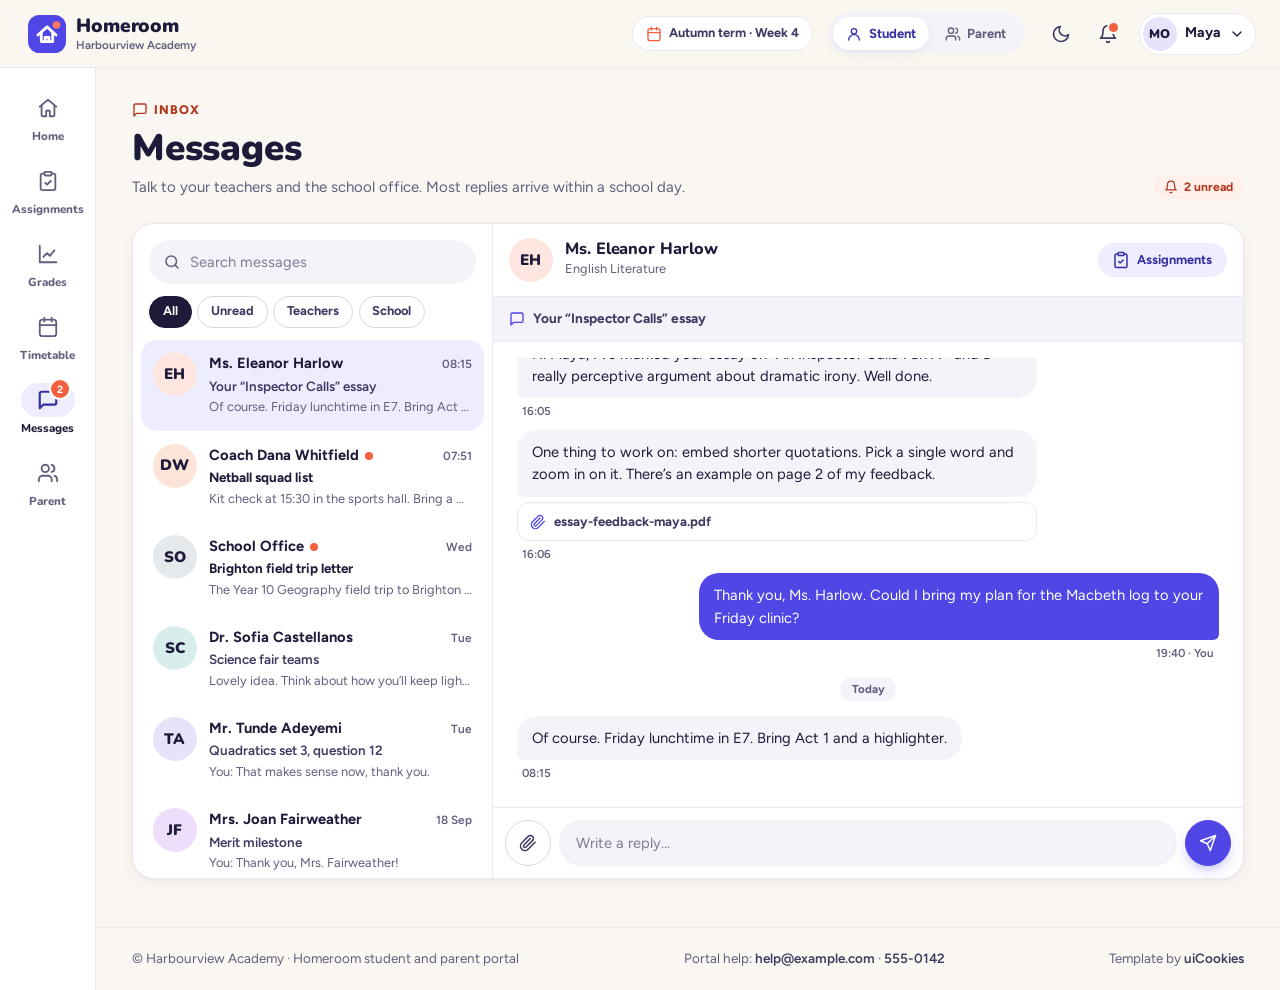
<file: messages.html>
<!DOCTYPE html>
<html lang="en">
<head>
  <script>document.documentElement.classList.add('js')</script>
  <script>(function(){var t;try{t=localStorage.getItem('homeroom-theme')}catch(e){}if(t!=='light'&&t!=='dark'){t=window.matchMedia&&window.matchMedia('(prefers-color-scheme: dark)').matches?'dark':'light'}document.documentElement.setAttribute('data-bs-theme',t)})()</script>
  <meta charset="utf-8">
  <meta name="viewport" content="width=device-width, initial-scale=1, viewport-fit=cover">
  <title>Messages — Homeroom Student Portal</title>
  <meta name="description" content="Two-pane messages inbox in the Homeroom student portal: conversations with teachers and the school office, search, filters and a reply box.">
  <meta name="theme-color" content="#4f46e5">
  <link rel="icon" href="data:image/svg+xml,%3Csvg xmlns='http://www.w3.org/2000/svg' viewBox='0 0 40 40'%3E%3Crect width='40' height='40' rx='12' fill='%234f46e5'/%3E%3Cpath d='M10.5 21 20 12.5l9.5 8.5M14 19v9h12v-9' fill='none' stroke='%23fff' stroke-width='3' stroke-linecap='round' stroke-linejoin='round'/%3E%3Ccircle cx='30' cy='10.5' r='4' fill='%23ff7a5c'/%3E%3C/svg%3E">

  <link rel="preconnect" href="https://fonts.googleapis.com">
  <link rel="preconnect" href="https://fonts.gstatic.com" crossorigin>
  <link href="https://fonts.googleapis.com/css2?family=Figtree:wght@400;500;600;700&family=Nunito:wght@600;700;800;900&display=swap" rel="stylesheet">

  <link rel="stylesheet" href="css/vendor/bootstrap.min.css">
  <link rel="stylesheet" href="css/style.css?v=20261103.1">
</head>
<body class="">

  <a class="skip-link" href="#main">Skip to main content</a>

  <header class="topbar">
    <div class="topbar-inner">
      <a class="brand" href="index.html" aria-label="Homeroom, Harbourview Academy — home">
        <svg class="brand-mark" viewBox="0 0 40 40" aria-hidden="true" focusable="false"><rect class="bm-bg" width="40" height="40" rx="12"/><path class="bm-line" d="M10.5 21 20 12.5l9.5 8.5"/><path class="bm-line" d="M14 19v9h12v-9"/><path class="bm-line" d="M18 28v-4.5h4V28"/><circle class="bm-sun" cx="30" cy="10.5" r="4"/></svg>
        <span class="brand-text"><span class="brand-name">Homeroom</span><span class="brand-school">Harbourview Academy</span></span>
      </a>

      <span class="term-chip"><svg class="ic" viewBox="0 0 24 24" fill="none" stroke="currentColor" stroke-width="2" stroke-linecap="round" stroke-linejoin="round" aria-hidden="true" focusable="false"><rect x="3" y="4" width="18" height="18" rx="3"/><path d="M16 2v4M8 2v4M3 10h18"/></svg> Autumn term &middot; Week 4</span>

      <nav class="portal-switch" aria-label="Portal view">
        <a href="index.html" aria-current="page"><svg class="ic" viewBox="0 0 24 24" fill="none" stroke="currentColor" stroke-width="2" stroke-linecap="round" stroke-linejoin="round" aria-hidden="true" focusable="false"><circle cx="12" cy="8" r="4"/><path d="M4 21a8 8 0 0 1 16 0"/></svg> Student</a>
        <a href="parent.html"><svg class="ic" viewBox="0 0 24 24" fill="none" stroke="currentColor" stroke-width="2" stroke-linecap="round" stroke-linejoin="round" aria-hidden="true" focusable="false"><path d="M16 21v-2a4 4 0 0 0-4-4H6a4 4 0 0 0-4 4v2"/><circle cx="9" cy="7" r="4"/><path d="M22 21v-2a4 4 0 0 0-3-3.87"/><path d="M16 3.13a4 4 0 0 1 0 7.75"/></svg> Parent</a>
      </nav>

      <div class="topbar-actions">
        <button class="icon-btn theme-toggle" type="button" data-theme-toggle aria-label="Switch to dark theme">
          <svg class="ic ic-moon" viewBox="0 0 24 24" fill="none" stroke="currentColor" stroke-width="2" stroke-linecap="round" stroke-linejoin="round" aria-hidden="true" focusable="false"><path d="M21 12.79A9 9 0 1 1 11.21 3 7 7 0 0 0 21 12.79z"/></svg><svg class="ic ic-sun" viewBox="0 0 24 24" fill="none" stroke="currentColor" stroke-width="2" stroke-linecap="round" stroke-linejoin="round" aria-hidden="true" focusable="false"><circle cx="12" cy="12" r="4"/><path d="M12 2v2M12 20v2M4.93 4.93l1.41 1.41M17.66 17.66l1.41 1.41M2 12h2M20 12h2M6.34 17.66l-1.41 1.41M19.07 4.93l-1.41 1.41"/></svg>
        </button>

        <div class="dropdown">
          <button class="icon-btn" type="button" data-bs-toggle="dropdown" data-bs-offset="0,10" aria-expanded="false" aria-label="Notifications, 3 new">
            <svg class="ic" viewBox="0 0 24 24" fill="none" stroke="currentColor" stroke-width="2" stroke-linecap="round" stroke-linejoin="round" aria-hidden="true" focusable="false"><path d="M6 8a6 6 0 0 1 12 0c0 7 3 9 3 9H3s3-2 3-9"/><path d="M10.3 21a1.94 1.94 0 0 0 3.4 0"/></svg><span class="icon-btn-dot" aria-hidden="true"></span>
          </button>
          <div class="dropdown-menu dropdown-menu-end notif-menu">
            <div class="notif-head"><span>Notifications</span><span class="chip chip-primary">3 new</span></div>
            <ul class="list-unstyled m-0">
          <li><a class="notif" href="grades.html"><span class="notif-ic tone-success"><svg class="ic" viewBox="0 0 24 24" fill="none" stroke="currentColor" stroke-width="2" stroke-linecap="round" stroke-linejoin="round" aria-hidden="true" focusable="false"><path d="m12 2 3.09 6.26L22 9.27l-5 4.87 1.18 6.88L12 17.77l-6.18 3.25L7 14.14 2 9.27l6.91-1.01L12 2z"/></svg></span><span><strong>Ms. Harlow returned your essay</strong><span class="notif-meta">"An Inspector Calls" &middot; A&minus; &middot; 1h ago</span></span></a></li>
          <li><a class="notif" href="assignments.html"><span class="notif-ic tone-coral"><svg class="ic" viewBox="0 0 24 24" fill="none" stroke="currentColor" stroke-width="2" stroke-linecap="round" stroke-linejoin="round" aria-hidden="true" focusable="false"><circle cx="12" cy="12" r="9"/><path d="M12 7v5l3 2"/></svg></span><span><strong>Spanish quiz prep is due today</strong><span class="notif-meta">Sra. Ruiz &middot; before 15:00</span></span></a></li>
          <li><a class="notif" href="messages.html"><span class="notif-ic tone-primary"><svg class="ic" viewBox="0 0 24 24" fill="none" stroke="currentColor" stroke-width="2" stroke-linecap="round" stroke-linejoin="round" aria-hidden="true" focusable="false"><path d="M21 15a2 2 0 0 1-2 2H7l-4 4V5a2 2 0 0 1 2-2h14a2 2 0 0 1 2 2z"/></svg></span><span><strong>New message from Coach Whitfield</strong><span class="notif-meta">Netball squad list &middot; 3h ago</span></span></a></li>
            </ul>
          </div>
        </div>

        <div class="dropdown">
          <button class="account-btn" type="button" data-bs-toggle="dropdown" data-bs-offset="0,10" aria-expanded="false" aria-label="Account menu for Maya Okafor">
            <span class="avatar avatar-sm av-indigo" aria-hidden="true">MO</span>
            <span class="account-name">Maya</span>
            <svg class="ic ic-sm" viewBox="0 0 24 24" fill="none" stroke="currentColor" stroke-width="2" stroke-linecap="round" stroke-linejoin="round" aria-hidden="true" focusable="false"><path d="m6 9 6 6 6-6"/></svg>
          </button>
          <ul class="dropdown-menu dropdown-menu-end account-menu">
            <li class="account-card"><span class="avatar av-indigo" aria-hidden="true">MO</span><span><strong>Maya Okafor</strong><span>Year 10 &middot; Form 10H</span></span></li>
            <li><hr class="dropdown-divider"></li>
            <li><a class="dropdown-item" href="grades.html"><svg class="ic" viewBox="0 0 24 24" fill="none" stroke="currentColor" stroke-width="2" stroke-linecap="round" stroke-linejoin="round" aria-hidden="true" focusable="false"><path d="M3 3v18h18"/><path d="m7 15 4-4 3 3 5-6"/></svg> My grades</a></li>
            <li><a class="dropdown-item" href="timetable.html"><svg class="ic" viewBox="0 0 24 24" fill="none" stroke="currentColor" stroke-width="2" stroke-linecap="round" stroke-linejoin="round" aria-hidden="true" focusable="false"><rect x="3" y="4" width="18" height="18" rx="3"/><path d="M16 2v4M8 2v4M3 10h18"/></svg> My timetable</a></li>
            <li><a class="dropdown-item" href="parent.html"><svg class="ic" viewBox="0 0 24 24" fill="none" stroke="currentColor" stroke-width="2" stroke-linecap="round" stroke-linejoin="round" aria-hidden="true" focusable="false"><path d="M16 21v-2a4 4 0 0 0-4-4H6a4 4 0 0 0-4 4v2"/><circle cx="9" cy="7" r="4"/><path d="M22 21v-2a4 4 0 0 0-3-3.87"/><path d="M16 3.13a4 4 0 0 1 0 7.75"/></svg> Switch to parent view</a></li>
          </ul>
        </div>
      </div>
    </div>
  </header>

  <nav class="rail" aria-label="Primary">
    <ul>
        <li><a class="rail-link" href="index.html"><span class="rail-ic"><svg class="ic" viewBox="0 0 24 24" fill="none" stroke="currentColor" stroke-width="2" stroke-linecap="round" stroke-linejoin="round" aria-hidden="true" focusable="false"><path d="M3 10.5 12 3l9 7.5"/><path d="M5 9.5V20a1 1 0 0 0 1 1h4v-6h4v6h4a1 1 0 0 0 1-1V9.5"/></svg></span><span class="rail-label">Home</span></a></li>
        <li><a class="rail-link" href="assignments.html"><span class="rail-ic"><svg class="ic" viewBox="0 0 24 24" fill="none" stroke="currentColor" stroke-width="2" stroke-linecap="round" stroke-linejoin="round" aria-hidden="true" focusable="false"><rect x="8" y="2" width="8" height="4" rx="1"/><path d="M16 4h2a2 2 0 0 1 2 2v14a2 2 0 0 1-2 2H6a2 2 0 0 1-2-2V6a2 2 0 0 1 2-2h2"/><path d="m9 14 2 2 4-4"/></svg></span><span class="rail-label">Assignments</span></a></li>
        <li><a class="rail-link" href="grades.html"><span class="rail-ic"><svg class="ic" viewBox="0 0 24 24" fill="none" stroke="currentColor" stroke-width="2" stroke-linecap="round" stroke-linejoin="round" aria-hidden="true" focusable="false"><path d="M3 3v18h18"/><path d="m7 15 4-4 3 3 5-6"/></svg></span><span class="rail-label">Grades</span></a></li>
        <li><a class="rail-link" href="timetable.html"><span class="rail-ic"><svg class="ic" viewBox="0 0 24 24" fill="none" stroke="currentColor" stroke-width="2" stroke-linecap="round" stroke-linejoin="round" aria-hidden="true" focusable="false"><rect x="3" y="4" width="18" height="18" rx="3"/><path d="M16 2v4M8 2v4M3 10h18"/></svg></span><span class="rail-label">Timetable</span></a></li>
        <li><a class="rail-link active" href="messages.html" aria-current="page"><span class="rail-ic"><svg class="ic" viewBox="0 0 24 24" fill="none" stroke="currentColor" stroke-width="2" stroke-linecap="round" stroke-linejoin="round" aria-hidden="true" focusable="false"><path d="M21 15a2 2 0 0 1-2 2H7l-4 4V5a2 2 0 0 1 2-2h14a2 2 0 0 1 2 2z"/></svg><span class="nav-badge" aria-hidden="true">2</span></span><span class="rail-label">Messages</span><span class="visually-hidden">, 2 unread</span></a></li>
        <li><a class="rail-link" href="parent.html"><span class="rail-ic"><svg class="ic" viewBox="0 0 24 24" fill="none" stroke="currentColor" stroke-width="2" stroke-linecap="round" stroke-linejoin="round" aria-hidden="true" focusable="false"><path d="M16 21v-2a4 4 0 0 0-4-4H6a4 4 0 0 0-4 4v2"/><circle cx="9" cy="7" r="4"/><path d="M22 21v-2a4 4 0 0 0-3-3.87"/><path d="M16 3.13a4 4 0 0 1 0 7.75"/></svg></span><span class="rail-label">Parent</span></a></li>
    </ul>
  </nav>

  <main id="main" class="app-main">
    <div class="page">
      <div class="page-head">
        <div>
          <p class="eyebrow"><svg class="ic ic-sm" viewBox="0 0 24 24" fill="none" stroke="currentColor" stroke-width="2" stroke-linecap="round" stroke-linejoin="round" aria-hidden="true" focusable="false"><path d="M21 15a2 2 0 0 1-2 2H7l-4 4V5a2 2 0 0 1 2-2h14a2 2 0 0 1 2 2z"/></svg> Inbox</p>
          <h1>Messages</h1>
          <p class="page-sub">Talk to your teachers and the school office. Most replies arrive within a school day.</p>
        </div>
        <div class="page-actions">
          <span class="chip chip-coral"><svg class="ic" viewBox="0 0 24 24" fill="none" stroke="currentColor" stroke-width="2" stroke-linecap="round" stroke-linejoin="round" aria-hidden="true" focusable="false"><path d="M6 8a6 6 0 0 1 12 0c0 7 3 9 3 9H3s3-2 3-9"/><path d="M10.3 21a1.94 1.94 0 0 0 3.4 0"/></svg> 2 unread</span>
        </div>
      </div>

      <div class="inbox is-open" data-inbox>
        <div class="inbox-list">
          <div class="inbox-tools">
            <div class="search-field">
              <svg class="ic" viewBox="0 0 24 24" fill="none" stroke="currentColor" stroke-width="2" stroke-linecap="round" stroke-linejoin="round" aria-hidden="true" focusable="false"><circle cx="11" cy="11" r="7"/><path d="m20 20-3.5-3.5"/></svg>
              <label class="visually-hidden" for="thread-search">Search messages</label>
              <input class="form-control" type="search" id="thread-search" placeholder="Search messages" autocomplete="off">
            </div>
            <div class="filter-chips js-only" role="group" aria-label="Filter conversations">
              <button class="filter-chip" type="button" data-filter="all" aria-pressed="true">All</button>
              <button class="filter-chip" type="button" data-filter="unread" aria-pressed="false">Unread</button>
              <button class="filter-chip" type="button" data-filter="teacher" aria-pressed="false">Teachers</button>
              <button class="filter-chip" type="button" data-filter="school" aria-pressed="false">School</button>
            </div>
          </div>
          <ul class="thread-list" aria-label="Conversations">
            <li data-kind="teacher">
              <button class="thread" type="button" data-thread="harlow" aria-current="true">
                <span class="avatar av-coral" aria-hidden="true">EH</span>
                <span class="thread-body">
                  <span class="thread-top"><span class="thread-name">Ms. Eleanor Harlow</span><span class="thread-time">08:15</span></span>
                  <span class="thread-subject">Your &ldquo;Inspector Calls&rdquo; essay</span>
                  <span class="thread-preview">Of course. Friday lunchtime in E7. Bring Act 1 and a highlighter.</span>
                </span>
              </button>
            </li>
            <li data-kind="teacher">
              <button class="thread is-unread" type="button" data-thread="whitfield" aria-current="false">
                <span class="avatar av-orange" aria-hidden="true">DW</span>
                <span class="thread-body">
                  <span class="thread-top"><span class="thread-name">Coach Dana Whitfield</span><span class="thread-time">07:51</span></span>
                  <span class="thread-subject">Netball squad list</span>
                  <span class="thread-preview">Kit check at 15:30 in the sports hall. Bring a water bottle and your mouthguard.</span>
                </span>
              </button>
            </li>
            <li data-kind="school">
              <button class="thread is-unread" type="button" data-thread="office" aria-current="false">
                <span class="avatar av-slate" aria-hidden="true">SO</span>
                <span class="thread-body">
                  <span class="thread-top"><span class="thread-name">School Office</span><span class="thread-time">Wed</span></span>
                  <span class="thread-subject">Brighton field trip letter</span>
                  <span class="thread-preview">The Year 10 Geography field trip to Brighton is on Friday 9 October.</span>
                </span>
              </button>
            </li>
            <li data-kind="teacher">
              <button class="thread" type="button" data-thread="castellanos" aria-current="false">
                <span class="avatar av-teal" aria-hidden="true">SC</span>
                <span class="thread-body">
                  <span class="thread-top"><span class="thread-name">Dr. Sofia Castellanos</span><span class="thread-time">Tue</span></span>
                  <span class="thread-subject">Science fair teams</span>
                  <span class="thread-preview">Lovely idea. Think about how you&rsquo;ll keep light and temperature the same.</span>
                </span>
              </button>
            </li>
            <li data-kind="teacher">
              <button class="thread" type="button" data-thread="adeyemi" aria-current="false">
                <span class="avatar av-indigo" aria-hidden="true">TA</span>
                <span class="thread-body">
                  <span class="thread-top"><span class="thread-name">Mr. Tunde Adeyemi</span><span class="thread-time">Tue</span></span>
                  <span class="thread-subject">Quadratics set 3, question 12</span>
                  <span class="thread-preview">You: That makes sense now, thank you.</span>
                </span>
              </button>
            </li>
            <li data-kind="teacher">
              <button class="thread" type="button" data-thread="fairweather" aria-current="false">
                <span class="avatar av-violet" aria-hidden="true">JF</span>
                <span class="thread-body">
                  <span class="thread-top"><span class="thread-name">Mrs. Joan Fairweather</span><span class="thread-time">18 Sep</span></span>
                  <span class="thread-subject">Merit milestone</span>
                  <span class="thread-preview">You: Thank you, Mrs. Fairweather!</span>
                </span>
              </button>
            </li>
            <li data-kind="school">
              <button class="thread" type="button" data-thread="library" aria-current="false">
                <span class="avatar av-amber" aria-hidden="true">HL</span>
                <span class="thread-body">
                  <span class="thread-top"><span class="thread-name">Harbourview Library</span><span class="thread-time">17 Sep</span></span>
                  <span class="thread-subject">Book due back Monday</span>
                  <span class="thread-preview">Reminder: your library book is due back on Monday 28 September.</span>
                </span>
              </button>
            </li>
            <li class="thread-empty" data-thread-empty hidden>No conversations match. Try another filter.</li>
          </ul>
        </div>

        <section class="inbox-convo" aria-labelledby="convo-name">
          <div class="convo-head" data-convo-head>
            <button class="icon-btn convo-back" type="button" data-convo-back aria-label="Back to conversations"><svg class="ic" viewBox="0 0 24 24" fill="none" stroke="currentColor" stroke-width="2" stroke-linecap="round" stroke-linejoin="round" aria-hidden="true" focusable="false"><path d="M19 12H5M11 19l-7-7 7-7"/></svg></button>
            <span class="avatar av-coral" aria-hidden="true">EH</span>
            <div class="convo-who">
              <h2 id="convo-name" tabindex="-1">Ms. Eleanor Harlow</h2>
              <p>English Literature</p>
            </div>
            <a class="btn btn-soft btn-sm d-none d-sm-inline-flex" href="assignments.html"><svg class="ic" viewBox="0 0 24 24" fill="none" stroke="currentColor" stroke-width="2" stroke-linecap="round" stroke-linejoin="round" aria-hidden="true" focusable="false"><rect x="8" y="2" width="8" height="4" rx="1"/><path d="M16 4h2a2 2 0 0 1 2 2v14a2 2 0 0 1-2 2H6a2 2 0 0 1-2-2V6a2 2 0 0 1 2-2h2"/><path d="m9 14 2 2 4-4"/></svg> Assignments</a>
          </div>
          <p class="convo-subject" data-convo-subject><svg class="ic" viewBox="0 0 24 24" fill="none" stroke="currentColor" stroke-width="2" stroke-linecap="round" stroke-linejoin="round" aria-hidden="true" focusable="false"><path d="M21 15a2 2 0 0 1-2 2H7l-4 4V5a2 2 0 0 1 2-2h14a2 2 0 0 1 2 2z"/></svg> <span>Your &ldquo;Inspector Calls&rdquo; essay</span></p>
          <div class="convo-body" data-convo-body tabindex="0" role="region" aria-label="Conversation messages">
            <p class="day-sep">Yesterday</p>
            <div class="msg msg-in"><div class="bubble">Hi Maya, I&rsquo;ve marked your essay on &ldquo;An Inspector Calls&rdquo;: an A&minus; and a really perceptive argument about dramatic irony. Well done.</div><span class="msg-meta">16:05</span></div>
            <div class="msg msg-in"><div class="bubble">One thing to work on: embed shorter quotations. Pick a single word and zoom in on it. There&rsquo;s an example on page 2 of my feedback.</div><span class="msg-attach"><svg class="ic" viewBox="0 0 24 24" fill="none" stroke="currentColor" stroke-width="2" stroke-linecap="round" stroke-linejoin="round" aria-hidden="true" focusable="false"><path d="m21.44 11.05-9.19 9.19a6 6 0 0 1-8.49-8.49l8.57-8.57A4 4 0 1 1 18 8.84l-8.59 8.57a2 2 0 0 1-2.83-2.83l8.49-8.48"/></svg>essay-feedback-maya.pdf</span><span class="msg-meta">16:06</span></div>
            <div class="msg msg-out"><div class="bubble">Thank you, Ms. Harlow. Could I bring my plan for the Macbeth log to your Friday clinic?</div><span class="msg-meta">19:40 &middot; You</span></div>
            <p class="day-sep">Today</p>
            <div class="msg msg-in"><div class="bubble">Of course. Friday lunchtime in E7. Bring Act 1 and a highlighter.</div><span class="msg-meta">08:15</span></div>
          </div>
          <p class="composer-error" data-composer-error role="alert">Write a message or attach a file first.</p>
          <p class="attach-hint" data-attach-hint hidden></p>
          <form class="composer" data-composer novalidate>
            <input class="composer-file" type="file" id="composer-file">
            <label class="btn btn-ghost btn-icon composer-attach" for="composer-file" title="Attach a file"><svg class="ic" viewBox="0 0 24 24" fill="none" stroke="currentColor" stroke-width="2" stroke-linecap="round" stroke-linejoin="round" aria-hidden="true" focusable="false"><path d="m21.44 11.05-9.19 9.19a6 6 0 0 1-8.49-8.49l8.57-8.57A4 4 0 1 1 18 8.84l-8.59 8.57a2 2 0 0 1-2.83-2.83l8.49-8.48"/></svg><span class="visually-hidden">Attach a file</span></label>
            <label class="visually-hidden" for="composer-text">Write a reply</label>
            <textarea class="form-control" id="composer-text" rows="1" placeholder="Write a reply&hellip;"></textarea>
            <button class="btn btn-primary btn-icon" type="submit" aria-label="Send reply"><svg class="ic" viewBox="0 0 24 24" fill="none" stroke="currentColor" stroke-width="2" stroke-linecap="round" stroke-linejoin="round" aria-hidden="true" focusable="false"><path d="m22 2-7 20-4-9-9-4z"/><path d="M22 2 11 13"/></svg></button>
          </form>
        </section>
      </div>
    </div>
  </main>

  <footer class="app-footer">
    <div class="footer-inner">
      <p>&copy; Harbourview Academy &middot; Homeroom student and parent portal</p>
      <p>Portal help: <a href="mailto:help@example.com">help@example.com</a> &middot; <a href="tel:+15555550142">555-0142</a></p>
      <p class="credit">Template by <a href="https://uicookies.com/">uiCookies</a></p>
    </div>
  </footer>

  <nav class="tabbar" aria-label="Primary">
    <ul>
        <li><a class="tab-link" href="index.html"><span class="tab-ic"><svg class="ic" viewBox="0 0 24 24" fill="none" stroke="currentColor" stroke-width="2" stroke-linecap="round" stroke-linejoin="round" aria-hidden="true" focusable="false"><path d="M3 10.5 12 3l9 7.5"/><path d="M5 9.5V20a1 1 0 0 0 1 1h4v-6h4v6h4a1 1 0 0 0 1-1V9.5"/></svg></span><span class="tab-label">Home</span></a></li>
        <li><a class="tab-link" href="assignments.html"><span class="tab-ic"><svg class="ic" viewBox="0 0 24 24" fill="none" stroke="currentColor" stroke-width="2" stroke-linecap="round" stroke-linejoin="round" aria-hidden="true" focusable="false"><rect x="8" y="2" width="8" height="4" rx="1"/><path d="M16 4h2a2 2 0 0 1 2 2v14a2 2 0 0 1-2 2H6a2 2 0 0 1-2-2V6a2 2 0 0 1 2-2h2"/><path d="m9 14 2 2 4-4"/></svg></span><span class="tab-label">Tasks</span></a></li>
        <li><a class="tab-link" href="grades.html"><span class="tab-ic"><svg class="ic" viewBox="0 0 24 24" fill="none" stroke="currentColor" stroke-width="2" stroke-linecap="round" stroke-linejoin="round" aria-hidden="true" focusable="false"><path d="M3 3v18h18"/><path d="m7 15 4-4 3 3 5-6"/></svg></span><span class="tab-label">Grades</span></a></li>
        <li><a class="tab-link" href="timetable.html"><span class="tab-ic"><svg class="ic" viewBox="0 0 24 24" fill="none" stroke="currentColor" stroke-width="2" stroke-linecap="round" stroke-linejoin="round" aria-hidden="true" focusable="false"><rect x="3" y="4" width="18" height="18" rx="3"/><path d="M16 2v4M8 2v4M3 10h18"/></svg></span><span class="tab-label">Timetable</span></a></li>
        <li><a class="tab-link active" href="messages.html" aria-current="page"><span class="tab-ic"><svg class="ic" viewBox="0 0 24 24" fill="none" stroke="currentColor" stroke-width="2" stroke-linecap="round" stroke-linejoin="round" aria-hidden="true" focusable="false"><path d="M21 15a2 2 0 0 1-2 2H7l-4 4V5a2 2 0 0 1 2-2h14a2 2 0 0 1 2 2z"/></svg><span class="nav-badge" aria-hidden="true">2</span></span><span class="tab-label">Inbox</span><span class="visually-hidden">, 2 unread</span></a></li>
        <li><a class="tab-link" href="parent.html"><span class="tab-ic"><svg class="ic" viewBox="0 0 24 24" fill="none" stroke="currentColor" stroke-width="2" stroke-linecap="round" stroke-linejoin="round" aria-hidden="true" focusable="false"><path d="M16 21v-2a4 4 0 0 0-4-4H6a4 4 0 0 0-4 4v2"/><circle cx="9" cy="7" r="4"/><path d="M22 21v-2a4 4 0 0 0-3-3.87"/><path d="M16 3.13a4 4 0 0 1 0 7.75"/></svg></span><span class="tab-label">Parent</span></a></li>
    </ul>
  </nav>

  <script src="js/vendor/bootstrap.bundle.min.js"></script>
  <script src="js/main.js"></script>
</body>
</html>
</file>
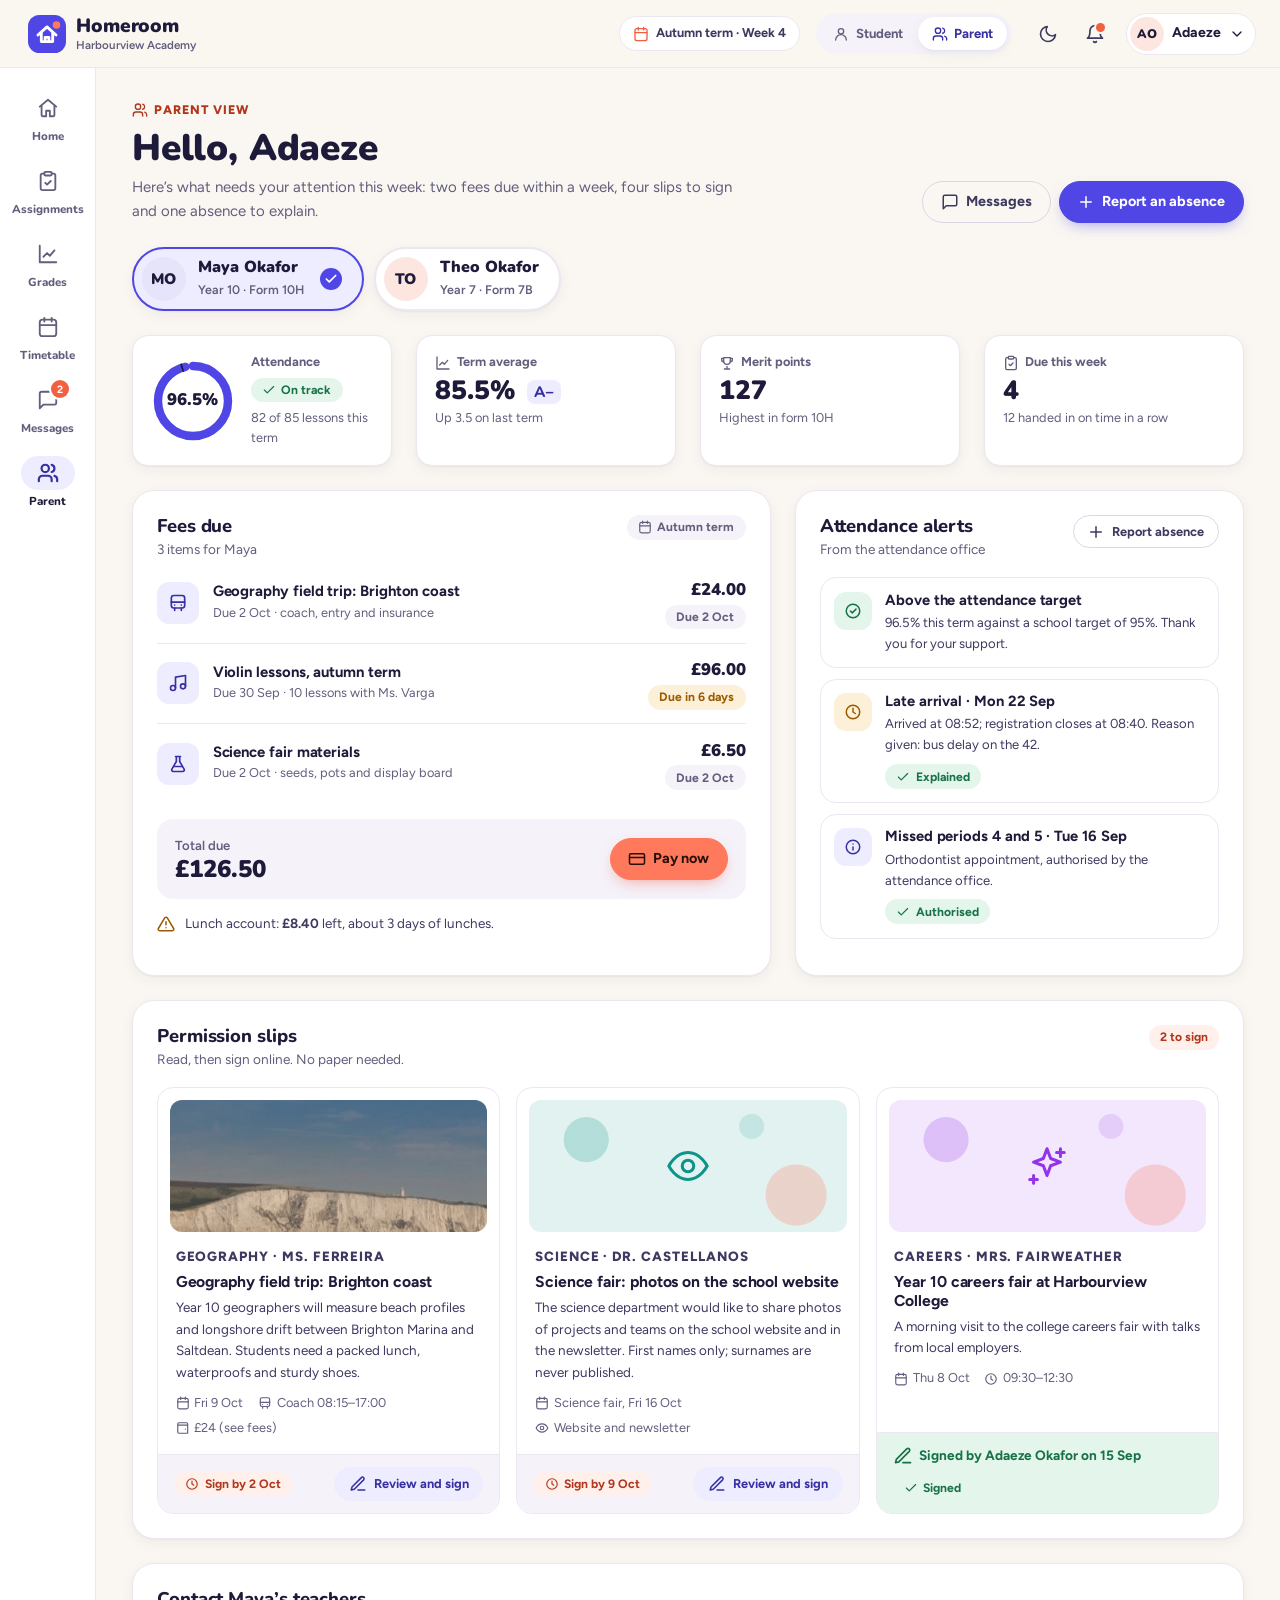
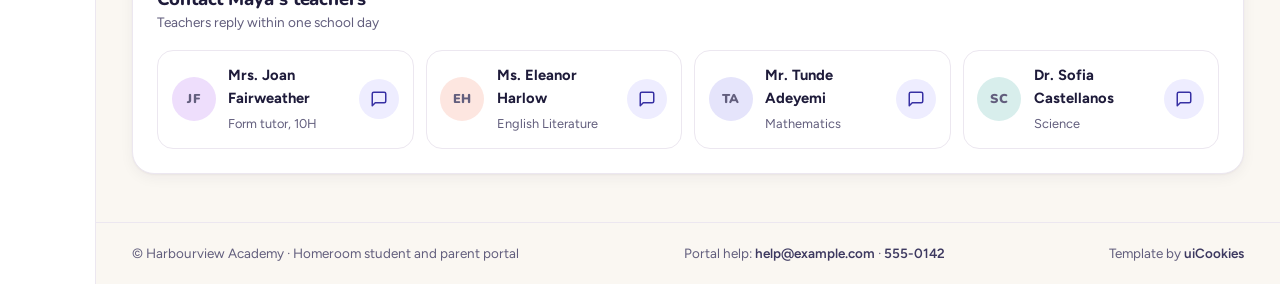
<file: parent.html>
<!DOCTYPE html>
<html lang="en">
<head>
  <script>document.documentElement.classList.add('js')</script>
  <script>(function(){var t;try{t=localStorage.getItem('homeroom-theme')}catch(e){}if(t!=='light'&&t!=='dark'){t=window.matchMedia&&window.matchMedia('(prefers-color-scheme: dark)').matches?'dark':'light'}document.documentElement.setAttribute('data-bs-theme',t)})()</script>
  <meta charset="utf-8">
  <meta name="viewport" content="width=device-width, initial-scale=1, viewport-fit=cover">
  <title>Parent View — Homeroom Student Portal</title>
  <meta name="description" content="Parent view in the Homeroom portal: switch between children, pay fees, sign permission slips, see attendance alerts and contact teachers.">
  <meta name="theme-color" content="#4f46e5">
  <link rel="icon" href="data:image/svg+xml,%3Csvg xmlns='http://www.w3.org/2000/svg' viewBox='0 0 40 40'%3E%3Crect width='40' height='40' rx='12' fill='%234f46e5'/%3E%3Cpath d='M10.5 21 20 12.5l9.5 8.5M14 19v9h12v-9' fill='none' stroke='%23fff' stroke-width='3' stroke-linecap='round' stroke-linejoin='round'/%3E%3Ccircle cx='30' cy='10.5' r='4' fill='%23ff7a5c'/%3E%3C/svg%3E">

  <link rel="preconnect" href="https://fonts.googleapis.com">
  <link rel="preconnect" href="https://fonts.gstatic.com" crossorigin>
  <link href="https://fonts.googleapis.com/css2?family=Figtree:wght@400;500;600;700&family=Nunito:wght@600;700;800;900&display=swap" rel="stylesheet">

  <link rel="stylesheet" href="css/vendor/bootstrap.min.css">
  <link rel="stylesheet" href="css/style.css?v=20261103.1">
</head>
<body class="">

  <a class="skip-link" href="#main">Skip to main content</a>

  <header class="topbar">
    <div class="topbar-inner">
      <a class="brand" href="index.html" aria-label="Homeroom, Harbourview Academy — home">
        <svg class="brand-mark" viewBox="0 0 40 40" aria-hidden="true" focusable="false"><rect class="bm-bg" width="40" height="40" rx="12"/><path class="bm-line" d="M10.5 21 20 12.5l9.5 8.5"/><path class="bm-line" d="M14 19v9h12v-9"/><path class="bm-line" d="M18 28v-4.5h4V28"/><circle class="bm-sun" cx="30" cy="10.5" r="4"/></svg>
        <span class="brand-text"><span class="brand-name">Homeroom</span><span class="brand-school">Harbourview Academy</span></span>
      </a>

      <span class="term-chip"><svg class="ic" viewBox="0 0 24 24" fill="none" stroke="currentColor" stroke-width="2" stroke-linecap="round" stroke-linejoin="round" aria-hidden="true" focusable="false"><rect x="3" y="4" width="18" height="18" rx="3"/><path d="M16 2v4M8 2v4M3 10h18"/></svg> Autumn term &middot; Week 4</span>

      <nav class="portal-switch" aria-label="Portal view">
        <a href="index.html"><svg class="ic" viewBox="0 0 24 24" fill="none" stroke="currentColor" stroke-width="2" stroke-linecap="round" stroke-linejoin="round" aria-hidden="true" focusable="false"><circle cx="12" cy="8" r="4"/><path d="M4 21a8 8 0 0 1 16 0"/></svg> Student</a>
        <a href="parent.html" aria-current="page"><svg class="ic" viewBox="0 0 24 24" fill="none" stroke="currentColor" stroke-width="2" stroke-linecap="round" stroke-linejoin="round" aria-hidden="true" focusable="false"><path d="M16 21v-2a4 4 0 0 0-4-4H6a4 4 0 0 0-4 4v2"/><circle cx="9" cy="7" r="4"/><path d="M22 21v-2a4 4 0 0 0-3-3.87"/><path d="M16 3.13a4 4 0 0 1 0 7.75"/></svg> Parent</a>
      </nav>

      <div class="topbar-actions">
        <button class="icon-btn theme-toggle" type="button" data-theme-toggle aria-label="Switch to dark theme">
          <svg class="ic ic-moon" viewBox="0 0 24 24" fill="none" stroke="currentColor" stroke-width="2" stroke-linecap="round" stroke-linejoin="round" aria-hidden="true" focusable="false"><path d="M21 12.79A9 9 0 1 1 11.21 3 7 7 0 0 0 21 12.79z"/></svg><svg class="ic ic-sun" viewBox="0 0 24 24" fill="none" stroke="currentColor" stroke-width="2" stroke-linecap="round" stroke-linejoin="round" aria-hidden="true" focusable="false"><circle cx="12" cy="12" r="4"/><path d="M12 2v2M12 20v2M4.93 4.93l1.41 1.41M17.66 17.66l1.41 1.41M2 12h2M20 12h2M6.34 17.66l-1.41 1.41M19.07 4.93l-1.41 1.41"/></svg>
        </button>

        <div class="dropdown">
          <button class="icon-btn" type="button" data-bs-toggle="dropdown" data-bs-offset="0,10" aria-expanded="false" aria-label="Notifications, 3 new">
            <svg class="ic" viewBox="0 0 24 24" fill="none" stroke="currentColor" stroke-width="2" stroke-linecap="round" stroke-linejoin="round" aria-hidden="true" focusable="false"><path d="M6 8a6 6 0 0 1 12 0c0 7 3 9 3 9H3s3-2 3-9"/><path d="M10.3 21a1.94 1.94 0 0 0 3.4 0"/></svg><span class="icon-btn-dot" aria-hidden="true"></span>
          </button>
          <div class="dropdown-menu dropdown-menu-end notif-menu">
            <div class="notif-head"><span>Notifications</span><span class="chip chip-primary">3 new</span></div>
            <ul class="list-unstyled m-0">
          <li><a class="notif" href="parent.html#slips"><span class="notif-ic tone-coral"><svg class="ic" viewBox="0 0 24 24" fill="none" stroke="currentColor" stroke-width="2" stroke-linecap="round" stroke-linejoin="round" aria-hidden="true" focusable="false"><path d="M12 20h9"/><path d="M16.5 3.5a2.12 2.12 0 0 1 3 3L7 19l-4 1 1-4z"/></svg></span><span><strong>2 permission slips need signing</strong><span class="notif-meta">Geography field trip &middot; photo consent</span></span></a></li>
          <li><a class="notif" href="parent.html#fees"><span class="notif-ic tone-warning"><svg class="ic" viewBox="0 0 24 24" fill="none" stroke="currentColor" stroke-width="2" stroke-linecap="round" stroke-linejoin="round" aria-hidden="true" focusable="false"><path d="M20 7V5a2 2 0 0 0-2-2H5a2 2 0 0 0 0 4h15v14H5a2 2 0 0 1-2-2V5"/><path d="M16 14h.01"/></svg></span><span><strong>Violin lessons invoice is due 30 Sep</strong><span class="notif-meta">Maya &middot; &pound;96.00</span></span></a></li>
          <li><a class="notif" href="messages.html"><span class="notif-ic tone-primary"><svg class="ic" viewBox="0 0 24 24" fill="none" stroke="currentColor" stroke-width="2" stroke-linecap="round" stroke-linejoin="round" aria-hidden="true" focusable="false"><path d="M21 15a2 2 0 0 1-2 2H7l-4 4V5a2 2 0 0 1 2-2h14a2 2 0 0 1 2 2z"/></svg></span><span><strong>Mr. Duarte replied about Theo</strong><span class="notif-meta">Form 7B &middot; yesterday</span></span></a></li>
            </ul>
          </div>
        </div>

        <div class="dropdown">
          <button class="account-btn" type="button" data-bs-toggle="dropdown" data-bs-offset="0,10" aria-expanded="false" aria-label="Account menu for Adaeze Okafor">
            <span class="avatar avatar-sm av-coral" aria-hidden="true">AO</span>
            <span class="account-name">Adaeze</span>
            <svg class="ic ic-sm" viewBox="0 0 24 24" fill="none" stroke="currentColor" stroke-width="2" stroke-linecap="round" stroke-linejoin="round" aria-hidden="true" focusable="false"><path d="m6 9 6 6 6-6"/></svg>
          </button>
          <ul class="dropdown-menu dropdown-menu-end account-menu">
            <li class="account-card"><span class="avatar av-coral" aria-hidden="true">AO</span><span><strong>Adaeze Okafor</strong><span>Parent &middot; 2 children</span></span></li>
            <li><hr class="dropdown-divider"></li>
            <li><a class="dropdown-item" href="parent.html"><svg class="ic" viewBox="0 0 24 24" fill="none" stroke="currentColor" stroke-width="2" stroke-linecap="round" stroke-linejoin="round" aria-hidden="true" focusable="false"><path d="M16 21v-2a4 4 0 0 0-4-4H6a4 4 0 0 0-4 4v2"/><circle cx="9" cy="7" r="4"/><path d="M22 21v-2a4 4 0 0 0-3-3.87"/><path d="M16 3.13a4 4 0 0 1 0 7.75"/></svg> Family overview</a></li>
            <li><a class="dropdown-item" href="messages.html"><svg class="ic" viewBox="0 0 24 24" fill="none" stroke="currentColor" stroke-width="2" stroke-linecap="round" stroke-linejoin="round" aria-hidden="true" focusable="false"><path d="M21 15a2 2 0 0 1-2 2H7l-4 4V5a2 2 0 0 1 2-2h14a2 2 0 0 1 2 2z"/></svg> Messages</a></li>
            <li><a class="dropdown-item" href="index.html"><svg class="ic" viewBox="0 0 24 24" fill="none" stroke="currentColor" stroke-width="2" stroke-linecap="round" stroke-linejoin="round" aria-hidden="true" focusable="false"><path d="M3 10.5 12 3l9 7.5"/><path d="M5 9.5V20a1 1 0 0 0 1 1h4v-6h4v6h4a1 1 0 0 0 1-1V9.5"/></svg> Switch to student view</a></li>
          </ul>
        </div>
      </div>
    </div>
  </header>

  <nav class="rail" aria-label="Primary">
    <ul>
        <li><a class="rail-link" href="index.html"><span class="rail-ic"><svg class="ic" viewBox="0 0 24 24" fill="none" stroke="currentColor" stroke-width="2" stroke-linecap="round" stroke-linejoin="round" aria-hidden="true" focusable="false"><path d="M3 10.5 12 3l9 7.5"/><path d="M5 9.5V20a1 1 0 0 0 1 1h4v-6h4v6h4a1 1 0 0 0 1-1V9.5"/></svg></span><span class="rail-label">Home</span></a></li>
        <li><a class="rail-link" href="assignments.html"><span class="rail-ic"><svg class="ic" viewBox="0 0 24 24" fill="none" stroke="currentColor" stroke-width="2" stroke-linecap="round" stroke-linejoin="round" aria-hidden="true" focusable="false"><rect x="8" y="2" width="8" height="4" rx="1"/><path d="M16 4h2a2 2 0 0 1 2 2v14a2 2 0 0 1-2 2H6a2 2 0 0 1-2-2V6a2 2 0 0 1 2-2h2"/><path d="m9 14 2 2 4-4"/></svg></span><span class="rail-label">Assignments</span></a></li>
        <li><a class="rail-link" href="grades.html"><span class="rail-ic"><svg class="ic" viewBox="0 0 24 24" fill="none" stroke="currentColor" stroke-width="2" stroke-linecap="round" stroke-linejoin="round" aria-hidden="true" focusable="false"><path d="M3 3v18h18"/><path d="m7 15 4-4 3 3 5-6"/></svg></span><span class="rail-label">Grades</span></a></li>
        <li><a class="rail-link" href="timetable.html"><span class="rail-ic"><svg class="ic" viewBox="0 0 24 24" fill="none" stroke="currentColor" stroke-width="2" stroke-linecap="round" stroke-linejoin="round" aria-hidden="true" focusable="false"><rect x="3" y="4" width="18" height="18" rx="3"/><path d="M16 2v4M8 2v4M3 10h18"/></svg></span><span class="rail-label">Timetable</span></a></li>
        <li><a class="rail-link" href="messages.html"><span class="rail-ic"><svg class="ic" viewBox="0 0 24 24" fill="none" stroke="currentColor" stroke-width="2" stroke-linecap="round" stroke-linejoin="round" aria-hidden="true" focusable="false"><path d="M21 15a2 2 0 0 1-2 2H7l-4 4V5a2 2 0 0 1 2-2h14a2 2 0 0 1 2 2z"/></svg><span class="nav-badge" aria-hidden="true">2</span></span><span class="rail-label">Messages</span><span class="visually-hidden">, 2 unread</span></a></li>
        <li><a class="rail-link active" href="parent.html" aria-current="page"><span class="rail-ic"><svg class="ic" viewBox="0 0 24 24" fill="none" stroke="currentColor" stroke-width="2" stroke-linecap="round" stroke-linejoin="round" aria-hidden="true" focusable="false"><path d="M16 21v-2a4 4 0 0 0-4-4H6a4 4 0 0 0-4 4v2"/><circle cx="9" cy="7" r="4"/><path d="M22 21v-2a4 4 0 0 0-3-3.87"/><path d="M16 3.13a4 4 0 0 1 0 7.75"/></svg></span><span class="rail-label">Parent</span></a></li>
    </ul>
  </nav>

  <main id="main" class="app-main">
    <div class="page">
      <div class="page-head">
        <div>
          <p class="eyebrow"><svg class="ic ic-sm" viewBox="0 0 24 24" fill="none" stroke="currentColor" stroke-width="2" stroke-linecap="round" stroke-linejoin="round" aria-hidden="true" focusable="false"><path d="M16 21v-2a4 4 0 0 0-4-4H6a4 4 0 0 0-4 4v2"/><circle cx="9" cy="7" r="4"/><path d="M22 21v-2a4 4 0 0 0-3-3.87"/><path d="M16 3.13a4 4 0 0 1 0 7.75"/></svg> Parent view</p>
          <h1>Hello, Adaeze</h1>
          <p class="page-sub">Here&rsquo;s what needs your attention this week: two fees due within a week, four slips to sign and one absence to explain.</p>
        </div>
        <div class="page-actions">
          <a class="btn btn-ghost" href="messages.html"><svg class="ic" viewBox="0 0 24 24" fill="none" stroke="currentColor" stroke-width="2" stroke-linecap="round" stroke-linejoin="round" aria-hidden="true" focusable="false"><path d="M21 15a2 2 0 0 1-2 2H7l-4 4V5a2 2 0 0 1 2-2h14a2 2 0 0 1 2 2z"/></svg> Messages</a>
          <button class="btn btn-primary" type="button" data-bs-toggle="modal" data-bs-target="#absenceModal"><svg class="ic" viewBox="0 0 24 24" fill="none" stroke="currentColor" stroke-width="2" stroke-linecap="round" stroke-linejoin="round" aria-hidden="true" focusable="false"><path d="M12 5v14M5 12h14"/></svg> Report an absence</button>
        </div>
      </div>

      <div class="child-switch js-only" role="tablist" aria-label="Choose a child">
          <button class="child-tab active" id="tab-maya" data-bs-toggle="tab" data-bs-target="#child-maya" type="button" role="tab" aria-controls="child-maya" aria-selected="true" data-child="maya" data-child-name="Maya">
            <span class="avatar av-indigo" aria-hidden="true">MO</span>
            <span><strong>Maya Okafor</strong><span>Year 10 &middot; Form 10H</span></span>
            <span class="check" aria-hidden="true"><svg class="ic" viewBox="0 0 24 24" fill="none" stroke="currentColor" stroke-width="2" stroke-linecap="round" stroke-linejoin="round" aria-hidden="true" focusable="false"><path d="M20 6 9 17l-5-5"/></svg></span>
          </button>
          <button class="child-tab" id="tab-theo" data-bs-toggle="tab" data-bs-target="#child-theo" type="button" role="tab" aria-controls="child-theo" aria-selected="false" tabindex="-1" data-child="theo" data-child-name="Theo">
            <span class="avatar av-coral" aria-hidden="true">TO</span>
            <span><strong>Theo Okafor</strong><span>Year 7 &middot; Form 7B</span></span>
            <span class="check" aria-hidden="true"><svg class="ic" viewBox="0 0 24 24" fill="none" stroke="currentColor" stroke-width="2" stroke-linecap="round" stroke-linejoin="round" aria-hidden="true" focusable="false"><path d="M20 6 9 17l-5-5"/></svg></span>
          </button>
      </div>

      <div class="tab-content">
          <div class="tab-pane fade show active" id="child-maya" role="tabpanel" aria-labelledby="tab-maya" tabindex="0">
            <h2 class="pane-title">Maya&rsquo;s overview</h2>
            <div class="row g-3 g-lg-4 mb-4">
              <div class="col-6 col-xl-3">
                <div class="stat-tile overview-tile">
                  <div class="ring ring-sm" data-ring="96.5" role="img" aria-label="Attendance: 96.5 percent">
                    <svg viewBox="0 0 120 120" aria-hidden="true" focusable="false"><circle class="ring-track" cx="60" cy="60" r="50"/><circle class="ring-fill" cx="60" cy="60" r="50" pathLength="100" stroke-dasharray="96.5 100"/><circle class="ring-target" cx="60" cy="60" r="50" pathLength="100" stroke-dasharray="0.8 99.2" stroke-dashoffset="-94.6"/></svg>
                    <span class="ring-label"><strong>96.5%</strong></span>
                  </div>
                  <div>
                    <span class="stat-label">Attendance</span>
                    <span class="chip chip-success"><svg class="ic" viewBox="0 0 24 24" fill="none" stroke="currentColor" stroke-width="2" stroke-linecap="round" stroke-linejoin="round" aria-hidden="true" focusable="false"><path d="M20 6 9 17l-5-5"/></svg> On track</span>
                    <span class="stat-sub d-block mt-1">82 of 85 lessons this term</span>
                  </div>
                </div>
              </div>
              <div class="col-6 col-xl-3">
                <div class="stat-tile">
                  <span class="stat-label"><svg class="ic" viewBox="0 0 24 24" fill="none" stroke="currentColor" stroke-width="2" stroke-linecap="round" stroke-linejoin="round" aria-hidden="true" focusable="false"><path d="M3 3v18h18"/><path d="m7 15 4-4 3 3 5-6"/></svg> Term average</span>
                  <span class="stat-value">85.5% <small class="stat-grade">A&minus;</small></span>
                  <span class="stat-sub">Up 3.5 on last term</span>
                </div>
              </div>
              <div class="col-6 col-xl-3">
                <div class="stat-tile">
                  <span class="stat-label"><svg class="ic" viewBox="0 0 24 24" fill="none" stroke="currentColor" stroke-width="2" stroke-linecap="round" stroke-linejoin="round" aria-hidden="true" focusable="false"><path d="M8 21h8M12 17v4M7 4h10v5a5 5 0 0 1-10 0V4z"/><path d="M17 5h3v2a3 3 0 0 1-3 3M7 5H4v2a3 3 0 0 0 3 3"/></svg> Merit points</span>
                  <span class="stat-value">127</span>
                  <span class="stat-sub">Highest in form 10H</span>
                </div>
              </div>
              <div class="col-6 col-xl-3">
                <div class="stat-tile">
                  <span class="stat-label"><svg class="ic" viewBox="0 0 24 24" fill="none" stroke="currentColor" stroke-width="2" stroke-linecap="round" stroke-linejoin="round" aria-hidden="true" focusable="false"><rect x="8" y="2" width="8" height="4" rx="1"/><path d="M16 4h2a2 2 0 0 1 2 2v14a2 2 0 0 1-2 2H6a2 2 0 0 1-2-2V6a2 2 0 0 1 2-2h2"/><path d="m9 14 2 2 4-4"/></svg> Due this week</span>
                  <span class="stat-value">4</span>
                  <span class="stat-sub">12 handed in on time in a row</span>
                </div>
              </div>
            </div>

            <div class="row g-4">
              <div class="col-xl-7">
                  <section class="card-hr h-100" id="fees" aria-labelledby="fees-title">
                    <div class="card-hr-head">
                      <div>
                        <h2 id="fees-title">Fees due</h2>
                        <p class="card-hr-sub">3 items for Maya</p>
                      </div>
                      <span class="chip chip-soft"><svg class="ic" viewBox="0 0 24 24" fill="none" stroke="currentColor" stroke-width="2" stroke-linecap="round" stroke-linejoin="round" aria-hidden="true" focusable="false"><rect x="3" y="4" width="18" height="18" rx="3"/><path d="M16 2v4M8 2v4M3 10h18"/></svg> Autumn term</span>
                    </div>
                    <ul class="fee-list">
                <li class="fee-item" data-fee="f1" data-amount="24.00">
                  <span class="news-ic tone-primary"><svg class="ic" viewBox="0 0 24 24" fill="none" stroke="currentColor" stroke-width="2" stroke-linecap="round" stroke-linejoin="round" aria-hidden="true" focusable="false"><rect x="4" y="3" width="16" height="15" rx="3"/><path d="M4 11h16M8 21v-3M16 21v-3M8 14.5h.01M16 14.5h.01"/></svg></span>
                  <div><h3>Geography field trip: Brighton coast</h3><p>Due 2 Oct &middot; coach, entry and insurance</p></div>
                  <div class="fee-amount"><strong>&pound;24.00</strong><span class="chip chip-soft">Due 2 Oct</span></div>
                </li>
                <li class="fee-item" data-fee="f2" data-amount="96.00">
                  <span class="news-ic tone-primary"><svg class="ic" viewBox="0 0 24 24" fill="none" stroke="currentColor" stroke-width="2" stroke-linecap="round" stroke-linejoin="round" aria-hidden="true" focusable="false"><path d="M9 18V5l12-2v13"/><circle cx="6" cy="18" r="3"/><circle cx="18" cy="16" r="3"/></svg></span>
                  <div><h3>Violin lessons, autumn term</h3><p>Due 30 Sep &middot; 10 lessons with Ms. Varga</p></div>
                  <div class="fee-amount"><strong>&pound;96.00</strong><span class="chip chip-warning">Due in 6 days</span></div>
                </li>
                <li class="fee-item" data-fee="f3" data-amount="6.50">
                  <span class="news-ic tone-primary"><svg class="ic" viewBox="0 0 24 24" fill="none" stroke="currentColor" stroke-width="2" stroke-linecap="round" stroke-linejoin="round" aria-hidden="true" focusable="false"><path d="M9 3h6M10 3v6L4.5 18.5A2 2 0 0 0 6.2 21h11.6a2 2 0 0 0 1.7-2.5L14 9V3"/><path d="M7 15h10"/></svg></span>
                  <div><h3>Science fair materials</h3><p>Due 2 Oct &middot; seeds, pots and display board</p></div>
                  <div class="fee-amount"><strong>&pound;6.50</strong><span class="chip chip-soft">Due 2 Oct</span></div>
                </li>
                    </ul>
                    <div class="fee-total">
                      <div><p>Total due</p><strong data-fee-total>&pound;126.50</strong></div>
                      <button class="btn btn-coral" type="button" data-bs-toggle="modal" data-bs-target="#payModal" data-child="maya" data-pay-btn><svg class="ic" viewBox="0 0 24 24" fill="none" stroke="currentColor" stroke-width="2" stroke-linecap="round" stroke-linejoin="round" aria-hidden="true" focusable="false"><rect x="2" y="5" width="20" height="14" rx="2"/><path d="M2 10h20"/></svg> Pay now</button>
                    </div>
                    <p class="balance-row tone-text-warning"><svg class="ic" viewBox="0 0 24 24" fill="none" stroke="currentColor" stroke-width="2" stroke-linecap="round" stroke-linejoin="round" aria-hidden="true" focusable="false"><path d="M10.29 3.86 1.82 18a2 2 0 0 0 1.71 3h16.94a2 2 0 0 0 1.71-3L13.71 3.86a2 2 0 0 0-3.42 0z"/><path d="M12 9v4M12 17h.01"/></svg><span>Lunch account: <strong>&pound;8.40</strong> left, about 3 days of lunches.</span></p>
                  </section>
              </div>

              <div class="col-xl-5">
                  <section class="card-hr h-100" aria-labelledby="alerts-maya-title">
                    <div class="card-hr-head">
                      <div>
                        <h2 id="alerts-maya-title">Attendance alerts</h2>
                        <p class="card-hr-sub">From the attendance office</p>
                      </div>
                      <button class="btn btn-ghost btn-sm" type="button" data-bs-toggle="modal" data-bs-target="#absenceModal" data-child="maya"><svg class="ic" viewBox="0 0 24 24" fill="none" stroke="currentColor" stroke-width="2" stroke-linecap="round" stroke-linejoin="round" aria-hidden="true" focusable="false"><path d="M12 5v14M5 12h14"/></svg> Report absence</button>
                    </div>
                    <ul class="alert-list">
                <li class="alert-item ">
                  <span class="notif-ic tone-success"><svg class="ic" viewBox="0 0 24 24" fill="none" stroke="currentColor" stroke-width="2" stroke-linecap="round" stroke-linejoin="round" aria-hidden="true" focusable="false"><circle cx="12" cy="12" r="9"/><path d="m8.5 12 2.5 2.5 5-5"/></svg></span>
                  <div>
                    <h3>Above the attendance target</h3>
                    <p>96.5% this term against a school target of 95%. Thank you for your support.</p>
                  </div>
                </li>
                <li class="alert-item ">
                  <span class="notif-ic tone-warning"><svg class="ic" viewBox="0 0 24 24" fill="none" stroke="currentColor" stroke-width="2" stroke-linecap="round" stroke-linejoin="round" aria-hidden="true" focusable="false"><circle cx="12" cy="12" r="9"/><path d="M12 7v5l3 2"/></svg></span>
                  <div>
                    <h3>Late arrival &middot; Mon 22 Sep</h3>
                    <p>Arrived at 08:52; registration closes at 08:40. Reason given: bus delay on the 42.</p><div class="alert-foot"><span class="chip chip-success"><svg class="ic" viewBox="0 0 24 24" fill="none" stroke="currentColor" stroke-width="2" stroke-linecap="round" stroke-linejoin="round" aria-hidden="true" focusable="false"><path d="M20 6 9 17l-5-5"/></svg> Explained</span></div>
                  </div>
                </li>
                <li class="alert-item ">
                  <span class="notif-ic tone-primary"><svg class="ic" viewBox="0 0 24 24" fill="none" stroke="currentColor" stroke-width="2" stroke-linecap="round" stroke-linejoin="round" aria-hidden="true" focusable="false"><circle cx="12" cy="12" r="9"/><path d="M12 16v-4M12 8h.01"/></svg></span>
                  <div>
                    <h3>Missed periods 4 and 5 &middot; Tue 16 Sep</h3>
                    <p>Orthodontist appointment, authorised by the attendance office.</p><div class="alert-foot"><span class="chip chip-success"><svg class="ic" viewBox="0 0 24 24" fill="none" stroke="currentColor" stroke-width="2" stroke-linecap="round" stroke-linejoin="round" aria-hidden="true" focusable="false"><path d="M20 6 9 17l-5-5"/></svg> Authorised</span></div>
                  </div>
                </li>
                    </ul>
                  </section>
              </div>
            </div>

            <section class="card-hr mt-4" id="slips" aria-labelledby="slips-title">
              <div class="card-hr-head">
                <div>
                  <h2 id="slips-title">Permission slips</h2>
                  <p class="card-hr-sub">Read, then sign online. No paper needed.</p>
                </div>
                <span class="chip chip-coral" data-slip-count>2 to sign</span>
              </div>
              <div class="slip-grid">
                <article class="slip" data-pending>
                    <div class="slip-top">
                      <img class="slip-thumb" src="img/coast.jpg" alt="White chalk cliffs along the Sussex coast" width="400" height="280" loading="lazy">
                      <div>
                        <p class="subj-label s-tutor">Geography &middot; Ms. Ferreira</p>
                        <h3>Geography field trip: Brighton coast</h3>
                        <p>Year 10 geographers will measure beach profiles and longshore drift between Brighton Marina and Saltdean. Students need a packed lunch, waterproofs and sturdy shoes.</p>
                        <p class="slip-facts"><span><svg class="ic" viewBox="0 0 24 24" fill="none" stroke="currentColor" stroke-width="2" stroke-linecap="round" stroke-linejoin="round" aria-hidden="true" focusable="false"><rect x="3" y="4" width="18" height="18" rx="3"/><path d="M16 2v4M8 2v4M3 10h18"/></svg> Fri 9 Oct</span><span><svg class="ic" viewBox="0 0 24 24" fill="none" stroke="currentColor" stroke-width="2" stroke-linecap="round" stroke-linejoin="round" aria-hidden="true" focusable="false"><rect x="4" y="3" width="16" height="15" rx="3"/><path d="M4 11h16M8 21v-3M16 21v-3M8 14.5h.01M16 14.5h.01"/></svg> Coach 08:15&ndash;17:00</span><span><svg class="ic" viewBox="0 0 24 24" fill="none" stroke="currentColor" stroke-width="2" stroke-linecap="round" stroke-linejoin="round" aria-hidden="true" focusable="false"><path d="M20 7V5a2 2 0 0 0-2-2H5a2 2 0 0 0 0 4h15v14H5a2 2 0 0 1-2-2V5"/><path d="M16 14h.01"/></svg> &pound;24 (see fees)</span></p>
                      </div>
                    </div>
                    <div class="slip-actions">
                      <span class="chip chip-coral"><svg class="ic" viewBox="0 0 24 24" fill="none" stroke="currentColor" stroke-width="2" stroke-linecap="round" stroke-linejoin="round" aria-hidden="true" focusable="false"><circle cx="12" cy="12" r="9"/><path d="M12 7v5l3 2"/></svg> Sign by 2 Oct</span>
                      <button class="btn btn-soft btn-sm" type="button" data-bs-toggle="collapse" data-bs-target="#maya-brighton-form" aria-expanded="false" aria-controls="maya-brighton-form"><svg class="ic" viewBox="0 0 24 24" fill="none" stroke="currentColor" stroke-width="2" stroke-linecap="round" stroke-linejoin="round" aria-hidden="true" focusable="false"><path d="M12 20h9"/><path d="M16.5 3.5a2.12 2.12 0 0 1 3 3L7 19l-4 1 1-4z"/></svg> Review and sign</button>
                    </div>
                    <div class="collapse" id="maya-brighton-form">
                      <form class="slip-form" data-slip-form novalidate>
                        <div class="form-check mb-3">
                          <input class="form-check-input" type="checkbox" id="maya-brighton-consent" required>
                          <label class="form-check-label" for="maya-brighton-consent">I give permission for Maya to take part.</label>
                          <div class="invalid-feedback">Tick the box to give permission.</div>
                        </div>
                        <div class="mb-3">
                          <label class="form-label" for="maya-brighton-medical">Medical or dietary notes <span class="fw-normal text-body-secondary">(optional)</span></label>
                          <textarea class="form-control" id="maya-brighton-medical" rows="2" placeholder="Allergies, medication or anything staff should know"></textarea>
                        </div>
                        <div class="mb-3">
                          <label class="form-label" for="maya-brighton-phone">Emergency contact number on the day</label>
                          <input class="form-control" type="tel" id="maya-brighton-phone" required pattern="\+?[0-9][0-9 \-]{5,}" placeholder="555-0187" autocomplete="tel">
                          <div class="invalid-feedback">Enter a phone number we can reach on the day.</div>
                        </div>
                        <div class="mb-3">
                          <label class="form-label" for="maya-brighton-sign">Type your full name to sign</label>
                          <input class="form-control" type="text" id="maya-brighton-sign" required minlength="3" autocomplete="name" placeholder="Adaeze Okafor">
                          <div class="invalid-feedback">Type your name to sign the slip.</div>
                        </div>
                        <button class="btn btn-primary" type="submit"><svg class="ic" viewBox="0 0 24 24" fill="none" stroke="currentColor" stroke-width="2" stroke-linecap="round" stroke-linejoin="round" aria-hidden="true" focusable="false"><path d="M12 20h9"/><path d="M16.5 3.5a2.12 2.12 0 0 1 3 3L7 19l-4 1 1-4z"/></svg> Sign slip</button>
                      </form>
                    </div>
                  </article>
                <article class="slip" data-pending>
                    <div class="slip-top">
                      <div class="slip-art s-sci" aria-hidden="true"><svg class="ic" viewBox="0 0 24 24" fill="none" stroke="currentColor" stroke-width="2" stroke-linecap="round" stroke-linejoin="round" aria-hidden="true" focusable="false"><path d="M2 12s3.5-7 10-7 10 7 10 7-3.5 7-10 7S2 12 2 12z"/><circle cx="12" cy="12" r="3"/></svg></div>
                      <div>
                        <p class="subj-label s-tutor">Science &middot; Dr. Castellanos</p>
                        <h3>Science fair: photos on the school website</h3>
                        <p>The science department would like to share photos of projects and teams on the school website and in the newsletter. First names only; surnames are never published.</p>
                        <p class="slip-facts"><span><svg class="ic" viewBox="0 0 24 24" fill="none" stroke="currentColor" stroke-width="2" stroke-linecap="round" stroke-linejoin="round" aria-hidden="true" focusable="false"><rect x="3" y="4" width="18" height="18" rx="3"/><path d="M16 2v4M8 2v4M3 10h18"/></svg> Science fair, Fri 16 Oct</span><span><svg class="ic" viewBox="0 0 24 24" fill="none" stroke="currentColor" stroke-width="2" stroke-linecap="round" stroke-linejoin="round" aria-hidden="true" focusable="false"><path d="M2 12s3.5-7 10-7 10 7 10 7-3.5 7-10 7S2 12 2 12z"/><circle cx="12" cy="12" r="3"/></svg> Website and newsletter</span></p>
                      </div>
                    </div>
                    <div class="slip-actions">
                      <span class="chip chip-coral"><svg class="ic" viewBox="0 0 24 24" fill="none" stroke="currentColor" stroke-width="2" stroke-linecap="round" stroke-linejoin="round" aria-hidden="true" focusable="false"><circle cx="12" cy="12" r="9"/><path d="M12 7v5l3 2"/></svg> Sign by 9 Oct</span>
                      <button class="btn btn-soft btn-sm" type="button" data-bs-toggle="collapse" data-bs-target="#maya-photos-form" aria-expanded="false" aria-controls="maya-photos-form"><svg class="ic" viewBox="0 0 24 24" fill="none" stroke="currentColor" stroke-width="2" stroke-linecap="round" stroke-linejoin="round" aria-hidden="true" focusable="false"><path d="M12 20h9"/><path d="M16.5 3.5a2.12 2.12 0 0 1 3 3L7 19l-4 1 1-4z"/></svg> Review and sign</button>
                    </div>
                    <div class="collapse" id="maya-photos-form">
                      <form class="slip-form" data-slip-form novalidate>
                        <fieldset class="mb-3">
                          <legend class="form-label">Can photos of Maya be published?</legend>
                          <div class="form-check"><input class="form-check-input" type="radio" name="maya-photos-choice" id="maya-photos-yes" value="yes" required><label class="form-check-label" for="maya-photos-yes">Yes, first name and photo are fine</label></div>
                          <div class="form-check"><input class="form-check-input" type="radio" name="maya-photos-choice" id="maya-photos-no" value="no" required><label class="form-check-label" for="maya-photos-no">No, please don&rsquo;t publish photos of Maya</label><div class="invalid-feedback">Choose one option.</div></div>
                        </fieldset>
                        <div class="mb-3">
                          <label class="form-label" for="maya-photos-sign">Type your full name to sign</label>
                          <input class="form-control" type="text" id="maya-photos-sign" required minlength="3" autocomplete="name" placeholder="Adaeze Okafor">
                          <div class="invalid-feedback">Type your name to sign the slip.</div>
                        </div>
                        <button class="btn btn-primary" type="submit"><svg class="ic" viewBox="0 0 24 24" fill="none" stroke="currentColor" stroke-width="2" stroke-linecap="round" stroke-linejoin="round" aria-hidden="true" focusable="false"><path d="M12 20h9"/><path d="M16.5 3.5a2.12 2.12 0 0 1 3 3L7 19l-4 1 1-4z"/></svg> Sign slip</button>
                      </form>
                    </div>
                  </article>
                <article class="slip is-signed">
                    <div class="slip-top">
                      <div class="slip-art s-art" aria-hidden="true"><svg class="ic" viewBox="0 0 24 24" fill="none" stroke="currentColor" stroke-width="2" stroke-linecap="round" stroke-linejoin="round" aria-hidden="true" focusable="false"><path d="M12 3l1.9 5.1L19 10l-5.1 1.9L12 17l-1.9-5.1L5 10l5.1-1.9z"/><path d="M19 3v4M17 5h4M5 17v4M3 19h4"/></svg></div>
                      <div>
                        <p class="subj-label s-tutor">Careers &middot; Mrs. Fairweather</p>
                        <h3>Year 10 careers fair at Harbourview College</h3>
                        <p>A morning visit to the college careers fair with talks from local employers.</p>
                        <p class="slip-facts"><span><svg class="ic" viewBox="0 0 24 24" fill="none" stroke="currentColor" stroke-width="2" stroke-linecap="round" stroke-linejoin="round" aria-hidden="true" focusable="false"><rect x="3" y="4" width="18" height="18" rx="3"/><path d="M16 2v4M8 2v4M3 10h18"/></svg> Thu 8 Oct</span><span><svg class="ic" viewBox="0 0 24 24" fill="none" stroke="currentColor" stroke-width="2" stroke-linecap="round" stroke-linejoin="round" aria-hidden="true" focusable="false"><circle cx="12" cy="12" r="9"/><path d="M12 7v5l3 2"/></svg> 09:30&ndash;12:30</span></p>
                      </div>
                    </div>
                    <div class="slip-actions">
                      <span class="slip-signed"><svg class="ic" viewBox="0 0 24 24" fill="none" stroke="currentColor" stroke-width="2" stroke-linecap="round" stroke-linejoin="round" aria-hidden="true" focusable="false"><path d="M12 20h9"/><path d="M16.5 3.5a2.12 2.12 0 0 1 3 3L7 19l-4 1 1-4z"/></svg> Signed by Adaeze Okafor on 15 Sep</span><span class="chip chip-success"><svg class="ic" viewBox="0 0 24 24" fill="none" stroke="currentColor" stroke-width="2" stroke-linecap="round" stroke-linejoin="round" aria-hidden="true" focusable="false"><path d="M20 6 9 17l-5-5"/></svg> Signed</span>
                    </div>
                  </article>
              </div>
            </section>

            <section class="card-hr mt-4" aria-labelledby="teachers-maya-title">
              <div class="card-hr-head">
                <div>
                  <h2 id="teachers-maya-title">Contact Maya&rsquo;s teachers</h2>
                  <p class="card-hr-sub">Teachers reply within one school day</p>
                </div>
              </div>
              <ul class="teacher-list">
                <li class="teacher">
                  <span class="avatar av-violet" aria-hidden="true">JF</span>
                  <div><strong>Mrs. Joan Fairweather</strong><span>Form tutor, 10H</span></div>
                  <button class="btn btn-soft btn-icon" type="button" data-bs-toggle="modal" data-bs-target="#contactModal" data-teacher="Mrs. Joan Fairweather" data-role="Form tutor, 10H" aria-label="Message Mrs. Joan Fairweather" title="Message Mrs. Joan Fairweather"><svg class="ic" viewBox="0 0 24 24" fill="none" stroke="currentColor" stroke-width="2" stroke-linecap="round" stroke-linejoin="round" aria-hidden="true" focusable="false"><path d="M21 15a2 2 0 0 1-2 2H7l-4 4V5a2 2 0 0 1 2-2h14a2 2 0 0 1 2 2z"/></svg></button>
                </li>
                <li class="teacher">
                  <span class="avatar av-coral" aria-hidden="true">EH</span>
                  <div><strong>Ms. Eleanor Harlow</strong><span>English Literature</span></div>
                  <button class="btn btn-soft btn-icon" type="button" data-bs-toggle="modal" data-bs-target="#contactModal" data-teacher="Ms. Eleanor Harlow" data-role="English Literature" aria-label="Message Ms. Eleanor Harlow" title="Message Ms. Eleanor Harlow"><svg class="ic" viewBox="0 0 24 24" fill="none" stroke="currentColor" stroke-width="2" stroke-linecap="round" stroke-linejoin="round" aria-hidden="true" focusable="false"><path d="M21 15a2 2 0 0 1-2 2H7l-4 4V5a2 2 0 0 1 2-2h14a2 2 0 0 1 2 2z"/></svg></button>
                </li>
                <li class="teacher">
                  <span class="avatar av-indigo" aria-hidden="true">TA</span>
                  <div><strong>Mr. Tunde Adeyemi</strong><span>Mathematics</span></div>
                  <button class="btn btn-soft btn-icon" type="button" data-bs-toggle="modal" data-bs-target="#contactModal" data-teacher="Mr. Tunde Adeyemi" data-role="Mathematics" aria-label="Message Mr. Tunde Adeyemi" title="Message Mr. Tunde Adeyemi"><svg class="ic" viewBox="0 0 24 24" fill="none" stroke="currentColor" stroke-width="2" stroke-linecap="round" stroke-linejoin="round" aria-hidden="true" focusable="false"><path d="M21 15a2 2 0 0 1-2 2H7l-4 4V5a2 2 0 0 1 2-2h14a2 2 0 0 1 2 2z"/></svg></button>
                </li>
                <li class="teacher">
                  <span class="avatar av-teal" aria-hidden="true">SC</span>
                  <div><strong>Dr. Sofia Castellanos</strong><span>Science</span></div>
                  <button class="btn btn-soft btn-icon" type="button" data-bs-toggle="modal" data-bs-target="#contactModal" data-teacher="Dr. Sofia Castellanos" data-role="Science" aria-label="Message Dr. Sofia Castellanos" title="Message Dr. Sofia Castellanos"><svg class="ic" viewBox="0 0 24 24" fill="none" stroke="currentColor" stroke-width="2" stroke-linecap="round" stroke-linejoin="round" aria-hidden="true" focusable="false"><path d="M21 15a2 2 0 0 1-2 2H7l-4 4V5a2 2 0 0 1 2-2h14a2 2 0 0 1 2 2z"/></svg></button>
                </li>
              </ul>
            </section>
          </div>

          <div class="tab-pane fade" id="child-theo" role="tabpanel" aria-labelledby="tab-theo" tabindex="0">
            <h2 class="pane-title">Theo&rsquo;s overview</h2>
            <div class="row g-3 g-lg-4 mb-4">
              <div class="col-6 col-xl-3">
                <div class="stat-tile overview-tile">
                  <div class="ring ring-sm ring-coral" data-ring="91.8" role="img" aria-label="Attendance: 91.8 percent">
                    <svg viewBox="0 0 120 120" aria-hidden="true" focusable="false"><circle class="ring-track" cx="60" cy="60" r="50"/><circle class="ring-fill" cx="60" cy="60" r="50" pathLength="100" stroke-dasharray="91.8 100"/><circle class="ring-target" cx="60" cy="60" r="50" pathLength="100" stroke-dasharray="0.8 99.2" stroke-dashoffset="-94.6"/></svg>
                    <span class="ring-label"><strong>91.8%</strong></span>
                  </div>
                  <div>
                    <span class="stat-label">Attendance</span>
                    <span class="chip chip-warning"><svg class="ic" viewBox="0 0 24 24" fill="none" stroke="currentColor" stroke-width="2" stroke-linecap="round" stroke-linejoin="round" aria-hidden="true" focusable="false"><path d="M10.29 3.86 1.82 18a2 2 0 0 0 1.71 3h16.94a2 2 0 0 0 1.71-3L13.71 3.86a2 2 0 0 0-3.42 0z"/><path d="M12 9v4M12 17h.01"/></svg> Below target</span>
                    <span class="stat-sub d-block mt-1">78 of 85 lessons this term</span>
                  </div>
                </div>
              </div>
              <div class="col-6 col-xl-3">
                <div class="stat-tile">
                  <span class="stat-label"><svg class="ic" viewBox="0 0 24 24" fill="none" stroke="currentColor" stroke-width="2" stroke-linecap="round" stroke-linejoin="round" aria-hidden="true" focusable="false"><path d="M3 3v18h18"/><path d="m7 15 4-4 3 3 5-6"/></svg> Term average</span>
                  <span class="stat-value">78.4% <small class="stat-grade">B</small></span>
                  <span class="stat-sub">Settling in well in Year 7</span>
                </div>
              </div>
              <div class="col-6 col-xl-3">
                <div class="stat-tile">
                  <span class="stat-label"><svg class="ic" viewBox="0 0 24 24" fill="none" stroke="currentColor" stroke-width="2" stroke-linecap="round" stroke-linejoin="round" aria-hidden="true" focusable="false"><path d="M8 21h8M12 17v4M7 4h10v5a5 5 0 0 1-10 0V4z"/><path d="M17 5h3v2a3 3 0 0 1-3 3M7 5H4v2a3 3 0 0 0 3 3"/></svg> Merit points</span>
                  <span class="stat-value">64</span>
                  <span class="stat-sub">Mostly for kindness and effort</span>
                </div>
              </div>
              <div class="col-6 col-xl-3">
                <div class="stat-tile">
                  <span class="stat-label"><svg class="ic" viewBox="0 0 24 24" fill="none" stroke="currentColor" stroke-width="2" stroke-linecap="round" stroke-linejoin="round" aria-hidden="true" focusable="false"><rect x="8" y="2" width="8" height="4" rx="1"/><path d="M16 4h2a2 2 0 0 1 2 2v14a2 2 0 0 1-2 2H6a2 2 0 0 1-2-2V6a2 2 0 0 1 2-2h2"/><path d="m9 14 2 2 4-4"/></svg> Due this week</span>
                  <span class="stat-value">2</span>
                  <span class="stat-sub">Maths and English homework</span>
                </div>
              </div>
            </div>

            <div class="row g-4">
              <div class="col-xl-7">
                  <section class="card-hr h-100" id="fees-theo" aria-labelledby="fees-theo-title">
                    <div class="card-hr-head">
                      <div>
                        <h2 id="fees-theo-title">Fees due</h2>
                        <p class="card-hr-sub">2 items for Theo</p>
                      </div>
                      <span class="chip chip-soft"><svg class="ic" viewBox="0 0 24 24" fill="none" stroke="currentColor" stroke-width="2" stroke-linecap="round" stroke-linejoin="round" aria-hidden="true" focusable="false"><rect x="3" y="4" width="18" height="18" rx="3"/><path d="M16 2v4M8 2v4M3 10h18"/></svg> Autumn term</span>
                    </div>
                    <ul class="fee-list">
                <li class="fee-item" data-fee="t1" data-amount="85.00">
                  <span class="news-ic tone-primary"><svg class="ic" viewBox="0 0 24 24" fill="none" stroke="currentColor" stroke-width="2" stroke-linecap="round" stroke-linejoin="round" aria-hidden="true" focusable="false"><rect x="4" y="3" width="16" height="15" rx="3"/><path d="M4 11h16M8 21v-3M16 21v-3M8 14.5h.01M16 14.5h.01"/></svg></span>
                  <div><h3>Year 7 residential: Kingswood Centre (balance)</h3><p>Due 30 Sep &middot; deposit of &pound;40 already paid</p></div>
                  <div class="fee-amount"><strong>&pound;85.00</strong><span class="chip chip-warning">Due in 6 days</span></div>
                </li>
                <li class="fee-item" data-fee="t2" data-amount="12.00">
                  <span class="news-ic tone-primary"><svg class="ic" viewBox="0 0 24 24" fill="none" stroke="currentColor" stroke-width="2" stroke-linecap="round" stroke-linejoin="round" aria-hidden="true" focusable="false"><path d="M14.7 6.3a1 1 0 0 0 0 1.4l1.6 1.6a1 1 0 0 0 1.4 0l3.77-3.77a6 6 0 0 1-7.94 7.94l-6.91 6.91a2.12 2.12 0 0 1-3-3l6.91-6.91a6 6 0 0 1 7.94-7.94l-3.76 3.76z"/></svg></span>
                  <div><h3>Design &amp; Technology materials</h3><p>Due 9 Oct &middot; wood, acrylic and fixings</p></div>
                  <div class="fee-amount"><strong>&pound;12.00</strong><span class="chip chip-soft">Due 9 Oct</span></div>
                </li>
                    </ul>
                    <div class="fee-total">
                      <div><p>Total due</p><strong data-fee-total>&pound;97.00</strong></div>
                      <button class="btn btn-coral" type="button" data-bs-toggle="modal" data-bs-target="#payModal" data-child="theo" data-pay-btn><svg class="ic" viewBox="0 0 24 24" fill="none" stroke="currentColor" stroke-width="2" stroke-linecap="round" stroke-linejoin="round" aria-hidden="true" focusable="false"><rect x="2" y="5" width="20" height="14" rx="2"/><path d="M2 10h20"/></svg> Pay now</button>
                    </div>
                    <p class="balance-row tone-text-danger"><svg class="ic" viewBox="0 0 24 24" fill="none" stroke="currentColor" stroke-width="2" stroke-linecap="round" stroke-linejoin="round" aria-hidden="true" focusable="false"><path d="M10.29 3.86 1.82 18a2 2 0 0 0 1.71 3h16.94a2 2 0 0 0 1.71-3L13.71 3.86a2 2 0 0 0-3.42 0z"/><path d="M12 9v4M12 17h.01"/></svg><span>Lunch account: <strong>&pound;2.10</strong> left. Top up soon so Theo can buy lunch.</span></p>
                  </section>
              </div>

              <div class="col-xl-5">
                  <section class="card-hr h-100" aria-labelledby="alerts-theo-title">
                    <div class="card-hr-head">
                      <div>
                        <h2 id="alerts-theo-title">Attendance alerts</h2>
                        <p class="card-hr-sub">From the attendance office</p>
                      </div>
                      <button class="btn btn-ghost btn-sm" type="button" data-bs-toggle="modal" data-bs-target="#absenceModal" data-child="theo"><svg class="ic" viewBox="0 0 24 24" fill="none" stroke="currentColor" stroke-width="2" stroke-linecap="round" stroke-linejoin="round" aria-hidden="true" focusable="false"><path d="M12 5v14M5 12h14"/></svg> Report absence</button>
                    </div>
                    <ul class="alert-list">
                <li class="alert-item is-urgent">
                  <span class="notif-ic tone-danger"><svg class="ic" viewBox="0 0 24 24" fill="none" stroke="currentColor" stroke-width="2" stroke-linecap="round" stroke-linejoin="round" aria-hidden="true" focusable="false"><path d="M10.29 3.86 1.82 18a2 2 0 0 0 1.71 3h16.94a2 2 0 0 0 1.71-3L13.71 3.86a2 2 0 0 0-3.42 0z"/><path d="M12 9v4M12 17h.01"/></svg></span>
                  <div>
                    <h3>Unexplained absence &middot; Wed 17 Sep</h3>
                    <p>Theo was marked absent for the whole day and we haven&rsquo;t received a reason.</p><div class="alert-foot"><button class="btn btn-primary btn-sm" type="button" data-bs-toggle="modal" data-bs-target="#absenceModal" data-child="theo" data-date="2026-09-17"><svg class="ic" viewBox="0 0 24 24" fill="none" stroke="currentColor" stroke-width="2" stroke-linecap="round" stroke-linejoin="round" aria-hidden="true" focusable="false"><path d="M12 20h9"/><path d="M16.5 3.5a2.12 2.12 0 0 1 3 3L7 19l-4 1 1-4z"/></svg> Explain this absence</button></div>
                  </div>
                </li>
                <li class="alert-item ">
                  <span class="notif-ic tone-warning"><svg class="ic" viewBox="0 0 24 24" fill="none" stroke="currentColor" stroke-width="2" stroke-linecap="round" stroke-linejoin="round" aria-hidden="true" focusable="false"><path d="m3 7 6 6 4-4 8 8"/><path d="M15 17h6v-6"/></svg></span>
                  <div>
                    <h3>Attendance 91.8%, below target</h3>
                    <p>Mr. Duarte, Theo&rsquo;s form tutor, would like a quick chat about how he is settling in.</p><div class="alert-foot"><button class="btn btn-soft btn-sm" type="button" data-bs-toggle="modal" data-bs-target="#contactModal" data-teacher="Mr. Luis Duarte" data-role="Form tutor, 7B"><svg class="ic" viewBox="0 0 24 24" fill="none" stroke="currentColor" stroke-width="2" stroke-linecap="round" stroke-linejoin="round" aria-hidden="true" focusable="false"><path d="M21 15a2 2 0 0 1-2 2H7l-4 4V5a2 2 0 0 1 2-2h14a2 2 0 0 1 2 2z"/></svg> Message Mr. Duarte</button></div>
                  </div>
                </li>
                <li class="alert-item ">
                  <span class="notif-ic tone-warning"><svg class="ic" viewBox="0 0 24 24" fill="none" stroke="currentColor" stroke-width="2" stroke-linecap="round" stroke-linejoin="round" aria-hidden="true" focusable="false"><circle cx="12" cy="12" r="9"/><path d="M12 7v5l3 2"/></svg></span>
                  <div>
                    <h3>Late arrival &middot; Fri 19 Sep</h3>
                    <p>Arrived at 08:47. Reason given: overslept.</p><div class="alert-foot"><span class="chip chip-success"><svg class="ic" viewBox="0 0 24 24" fill="none" stroke="currentColor" stroke-width="2" stroke-linecap="round" stroke-linejoin="round" aria-hidden="true" focusable="false"><path d="M20 6 9 17l-5-5"/></svg> Explained</span></div>
                  </div>
                </li>
                    </ul>
                  </section>
              </div>
            </div>

            <section class="card-hr mt-4" id="slips-theo" aria-labelledby="slips-theo-title">
              <div class="card-hr-head">
                <div>
                  <h2 id="slips-theo-title">Permission slips</h2>
                  <p class="card-hr-sub">Read, then sign online. No paper needed.</p>
                </div>
                <span class="chip chip-coral" data-slip-count>2 to sign</span>
              </div>
              <div class="slip-grid">
                <article class="slip" data-pending>
                    <div class="slip-top">
                      <div class="slip-art s-geo" aria-hidden="true"><svg class="ic" viewBox="0 0 24 24" fill="none" stroke="currentColor" stroke-width="2" stroke-linecap="round" stroke-linejoin="round" aria-hidden="true" focusable="false"><rect x="4" y="3" width="16" height="15" rx="3"/><path d="M4 11h16M8 21v-3M16 21v-3M8 14.5h.01M16 14.5h.01"/></svg></div>
                      <div>
                        <p class="subj-label s-tutor">Year 7 team &middot; Mr. Duarte</p>
                        <h3>Year 7 residential: consent and medical form</h3>
                        <p>Two nights at the Kingswood Centre with climbing, orienteering and team challenges. Please confirm consent and any medical or dietary needs.</p>
                        <p class="slip-facts"><span><svg class="ic" viewBox="0 0 24 24" fill="none" stroke="currentColor" stroke-width="2" stroke-linecap="round" stroke-linejoin="round" aria-hidden="true" focusable="false"><rect x="3" y="4" width="18" height="18" rx="3"/><path d="M16 2v4M8 2v4M3 10h18"/></svg> 7&ndash;9 Oct</span><span><svg class="ic" viewBox="0 0 24 24" fill="none" stroke="currentColor" stroke-width="2" stroke-linecap="round" stroke-linejoin="round" aria-hidden="true" focusable="false"><rect x="4" y="3" width="16" height="15" rx="3"/><path d="M4 11h16M8 21v-3M16 21v-3M8 14.5h.01M16 14.5h.01"/></svg> Coach from school, 08:30</span></p>
                      </div>
                    </div>
                    <div class="slip-actions">
                      <span class="chip chip-coral"><svg class="ic" viewBox="0 0 24 24" fill="none" stroke="currentColor" stroke-width="2" stroke-linecap="round" stroke-linejoin="round" aria-hidden="true" focusable="false"><circle cx="12" cy="12" r="9"/><path d="M12 7v5l3 2"/></svg> Sign by 30 Sep</span>
                      <button class="btn btn-soft btn-sm" type="button" data-bs-toggle="collapse" data-bs-target="#theo-residential-form" aria-expanded="false" aria-controls="theo-residential-form"><svg class="ic" viewBox="0 0 24 24" fill="none" stroke="currentColor" stroke-width="2" stroke-linecap="round" stroke-linejoin="round" aria-hidden="true" focusable="false"><path d="M12 20h9"/><path d="M16.5 3.5a2.12 2.12 0 0 1 3 3L7 19l-4 1 1-4z"/></svg> Review and sign</button>
                    </div>
                    <div class="collapse" id="theo-residential-form">
                      <form class="slip-form" data-slip-form novalidate>
                        <div class="form-check mb-3">
                          <input class="form-check-input" type="checkbox" id="theo-residential-consent" required>
                          <label class="form-check-label" for="theo-residential-consent">I give permission for Theo to take part.</label>
                          <div class="invalid-feedback">Tick the box to give permission.</div>
                        </div>
                        <div class="mb-3">
                          <label class="form-label" for="theo-residential-medical">Medical or dietary notes <span class="fw-normal text-body-secondary">(optional)</span></label>
                          <textarea class="form-control" id="theo-residential-medical" rows="2" placeholder="Allergies, medication or anything staff should know"></textarea>
                        </div>
                        <div class="mb-3">
                          <label class="form-label" for="theo-residential-phone">Emergency contact number on the day</label>
                          <input class="form-control" type="tel" id="theo-residential-phone" required pattern="\+?[0-9][0-9 \-]{5,}" placeholder="555-0187" autocomplete="tel">
                          <div class="invalid-feedback">Enter a phone number we can reach on the day.</div>
                        </div>
                        <div class="mb-3">
                          <label class="form-label" for="theo-residential-sign">Type your full name to sign</label>
                          <input class="form-control" type="text" id="theo-residential-sign" required minlength="3" autocomplete="name" placeholder="Adaeze Okafor">
                          <div class="invalid-feedback">Type your name to sign the slip.</div>
                        </div>
                        <button class="btn btn-primary" type="submit"><svg class="ic" viewBox="0 0 24 24" fill="none" stroke="currentColor" stroke-width="2" stroke-linecap="round" stroke-linejoin="round" aria-hidden="true" focusable="false"><path d="M12 20h9"/><path d="M16.5 3.5a2.12 2.12 0 0 1 3 3L7 19l-4 1 1-4z"/></svg> Sign slip</button>
                      </form>
                    </div>
                  </article>
                <article class="slip" data-pending>
                    <div class="slip-top">
                      <div class="slip-art s-maths" aria-hidden="true"><svg class="ic" viewBox="0 0 24 24" fill="none" stroke="currentColor" stroke-width="2" stroke-linecap="round" stroke-linejoin="round" aria-hidden="true" focusable="false"><path d="M2 18c1.5 1 3 1 4.5 0s3-1 4.5 0 3 1 4.5 0 3-1 4.5 0"/><path d="M2 14c1.5 1 3 1 4.5 0s3-1 4.5 0 3 1 4.5 0 3-1 4.5 0"/><circle cx="16" cy="6" r="2"/><path d="m6 11 4-4 3 3"/></svg></div>
                      <div>
                        <p class="subj-label s-tutor">PE &middot; Coach Whitfield</p>
                        <h3>Swimming lessons at Harbourview Leisure Centre</h3>
                        <p>Year 7 PE includes six weeks of swimming on Wednesdays. Students walk to the leisure centre with staff.</p>
                        <p class="slip-facts"><span><svg class="ic" viewBox="0 0 24 24" fill="none" stroke="currentColor" stroke-width="2" stroke-linecap="round" stroke-linejoin="round" aria-hidden="true" focusable="false"><rect x="3" y="4" width="18" height="18" rx="3"/><path d="M16 2v4M8 2v4M3 10h18"/></svg> Wednesdays from 14 Oct</span><span><svg class="ic" viewBox="0 0 24 24" fill="none" stroke="currentColor" stroke-width="2" stroke-linecap="round" stroke-linejoin="round" aria-hidden="true" focusable="false"><circle cx="12" cy="12" r="9"/><path d="M12 7v5l3 2"/></svg> Periods 4 and 5</span></p>
                      </div>
                    </div>
                    <div class="slip-actions">
                      <span class="chip chip-coral"><svg class="ic" viewBox="0 0 24 24" fill="none" stroke="currentColor" stroke-width="2" stroke-linecap="round" stroke-linejoin="round" aria-hidden="true" focusable="false"><circle cx="12" cy="12" r="9"/><path d="M12 7v5l3 2"/></svg> Sign by 7 Oct</span>
                      <button class="btn btn-soft btn-sm" type="button" data-bs-toggle="collapse" data-bs-target="#theo-swim-form" aria-expanded="false" aria-controls="theo-swim-form"><svg class="ic" viewBox="0 0 24 24" fill="none" stroke="currentColor" stroke-width="2" stroke-linecap="round" stroke-linejoin="round" aria-hidden="true" focusable="false"><path d="M12 20h9"/><path d="M16.5 3.5a2.12 2.12 0 0 1 3 3L7 19l-4 1 1-4z"/></svg> Review and sign</button>
                    </div>
                    <div class="collapse" id="theo-swim-form">
                      <form class="slip-form" data-slip-form novalidate>
                        <div class="form-check mb-3">
                          <input class="form-check-input" type="checkbox" id="theo-swim-consent" required>
                          <label class="form-check-label" for="theo-swim-consent">I give permission for Theo to take part in swimming lessons.</label>
                          <div class="invalid-feedback">Tick the box to give permission.</div>
                        </div>
                        <div class="mb-3">
                          <label class="form-label" for="theo-swim-ability">Can Theo swim 25 metres unaided?</label>
                          <select class="form-select" id="theo-swim-ability" required>
                            <option value="">Choose one</option>
                            <option>Yes, confidently</option>
                            <option>Yes, but not confidently</option>
                            <option>Not yet</option>
                          </select>
                          <div class="invalid-feedback">Choose an answer so staff can plan groups.</div>
                        </div>
                        <div class="mb-3">
                          <label class="form-label" for="theo-swim-sign">Type your full name to sign</label>
                          <input class="form-control" type="text" id="theo-swim-sign" required minlength="3" autocomplete="name" placeholder="Adaeze Okafor">
                          <div class="invalid-feedback">Type your name to sign the slip.</div>
                        </div>
                        <button class="btn btn-primary" type="submit"><svg class="ic" viewBox="0 0 24 24" fill="none" stroke="currentColor" stroke-width="2" stroke-linecap="round" stroke-linejoin="round" aria-hidden="true" focusable="false"><path d="M12 20h9"/><path d="M16.5 3.5a2.12 2.12 0 0 1 3 3L7 19l-4 1 1-4z"/></svg> Sign slip</button>
                      </form>
                    </div>
                  </article>
              </div>
            </section>

            <section class="card-hr mt-4" aria-labelledby="teachers-theo-title">
              <div class="card-hr-head">
                <div>
                  <h2 id="teachers-theo-title">Contact Theo&rsquo;s teachers</h2>
                  <p class="card-hr-sub">Teachers reply within one school day</p>
                </div>
              </div>
              <ul class="teacher-list">
                <li class="teacher">
                  <span class="avatar av-sky" aria-hidden="true">LD</span>
                  <div><strong>Mr. Luis Duarte</strong><span>Form tutor, 7B</span></div>
                  <button class="btn btn-soft btn-icon" type="button" data-bs-toggle="modal" data-bs-target="#contactModal" data-teacher="Mr. Luis Duarte" data-role="Form tutor, 7B" aria-label="Message Mr. Luis Duarte" title="Message Mr. Luis Duarte"><svg class="ic" viewBox="0 0 24 24" fill="none" stroke="currentColor" stroke-width="2" stroke-linecap="round" stroke-linejoin="round" aria-hidden="true" focusable="false"><path d="M21 15a2 2 0 0 1-2 2H7l-4 4V5a2 2 0 0 1 2-2h14a2 2 0 0 1 2 2z"/></svg></button>
                </li>
                <li class="teacher">
                  <span class="avatar av-amber" aria-hidden="true">IA</span>
                  <div><strong>Ms. Ingrid Achterberg</strong><span>Mathematics</span></div>
                  <button class="btn btn-soft btn-icon" type="button" data-bs-toggle="modal" data-bs-target="#contactModal" data-teacher="Ms. Ingrid Achterberg" data-role="Mathematics" aria-label="Message Ms. Ingrid Achterberg" title="Message Ms. Ingrid Achterberg"><svg class="ic" viewBox="0 0 24 24" fill="none" stroke="currentColor" stroke-width="2" stroke-linecap="round" stroke-linejoin="round" aria-hidden="true" focusable="false"><path d="M21 15a2 2 0 0 1-2 2H7l-4 4V5a2 2 0 0 1 2-2h14a2 2 0 0 1 2 2z"/></svg></button>
                </li>
                <li class="teacher">
                  <span class="avatar av-green" aria-hidden="true">SK</span>
                  <div><strong>Mr. Sam Kowalski</strong><span>English</span></div>
                  <button class="btn btn-soft btn-icon" type="button" data-bs-toggle="modal" data-bs-target="#contactModal" data-teacher="Mr. Sam Kowalski" data-role="English" aria-label="Message Mr. Sam Kowalski" title="Message Mr. Sam Kowalski"><svg class="ic" viewBox="0 0 24 24" fill="none" stroke="currentColor" stroke-width="2" stroke-linecap="round" stroke-linejoin="round" aria-hidden="true" focusable="false"><path d="M21 15a2 2 0 0 1-2 2H7l-4 4V5a2 2 0 0 1 2-2h14a2 2 0 0 1 2 2z"/></svg></button>
                </li>
                <li class="teacher">
                  <span class="avatar av-orange" aria-hidden="true">DW</span>
                  <div><strong>Coach Dana Whitfield</strong><span>PE</span></div>
                  <button class="btn btn-soft btn-icon" type="button" data-bs-toggle="modal" data-bs-target="#contactModal" data-teacher="Coach Dana Whitfield" data-role="PE" aria-label="Message Coach Dana Whitfield" title="Message Coach Dana Whitfield"><svg class="ic" viewBox="0 0 24 24" fill="none" stroke="currentColor" stroke-width="2" stroke-linecap="round" stroke-linejoin="round" aria-hidden="true" focusable="false"><path d="M21 15a2 2 0 0 1-2 2H7l-4 4V5a2 2 0 0 1 2-2h14a2 2 0 0 1 2 2z"/></svg></button>
                </li>
              </ul>
            </section>
          </div>
      </div>
    </div>
  </main>

  <footer class="app-footer">
    <div class="footer-inner">
      <p>&copy; Harbourview Academy &middot; Homeroom student and parent portal</p>
      <p>Portal help: <a href="mailto:help@example.com">help@example.com</a> &middot; <a href="tel:+15555550142">555-0142</a></p>
      <p class="credit">Template by <a href="https://uicookies.com/">uiCookies</a></p>
    </div>
  </footer>

  <nav class="tabbar" aria-label="Primary">
    <ul>
        <li><a class="tab-link" href="index.html"><span class="tab-ic"><svg class="ic" viewBox="0 0 24 24" fill="none" stroke="currentColor" stroke-width="2" stroke-linecap="round" stroke-linejoin="round" aria-hidden="true" focusable="false"><path d="M3 10.5 12 3l9 7.5"/><path d="M5 9.5V20a1 1 0 0 0 1 1h4v-6h4v6h4a1 1 0 0 0 1-1V9.5"/></svg></span><span class="tab-label">Home</span></a></li>
        <li><a class="tab-link" href="assignments.html"><span class="tab-ic"><svg class="ic" viewBox="0 0 24 24" fill="none" stroke="currentColor" stroke-width="2" stroke-linecap="round" stroke-linejoin="round" aria-hidden="true" focusable="false"><rect x="8" y="2" width="8" height="4" rx="1"/><path d="M16 4h2a2 2 0 0 1 2 2v14a2 2 0 0 1-2 2H6a2 2 0 0 1-2-2V6a2 2 0 0 1 2-2h2"/><path d="m9 14 2 2 4-4"/></svg></span><span class="tab-label">Tasks</span></a></li>
        <li><a class="tab-link" href="grades.html"><span class="tab-ic"><svg class="ic" viewBox="0 0 24 24" fill="none" stroke="currentColor" stroke-width="2" stroke-linecap="round" stroke-linejoin="round" aria-hidden="true" focusable="false"><path d="M3 3v18h18"/><path d="m7 15 4-4 3 3 5-6"/></svg></span><span class="tab-label">Grades</span></a></li>
        <li><a class="tab-link" href="timetable.html"><span class="tab-ic"><svg class="ic" viewBox="0 0 24 24" fill="none" stroke="currentColor" stroke-width="2" stroke-linecap="round" stroke-linejoin="round" aria-hidden="true" focusable="false"><rect x="3" y="4" width="18" height="18" rx="3"/><path d="M16 2v4M8 2v4M3 10h18"/></svg></span><span class="tab-label">Timetable</span></a></li>
        <li><a class="tab-link" href="messages.html"><span class="tab-ic"><svg class="ic" viewBox="0 0 24 24" fill="none" stroke="currentColor" stroke-width="2" stroke-linecap="round" stroke-linejoin="round" aria-hidden="true" focusable="false"><path d="M21 15a2 2 0 0 1-2 2H7l-4 4V5a2 2 0 0 1 2-2h14a2 2 0 0 1 2 2z"/></svg><span class="nav-badge" aria-hidden="true">2</span></span><span class="tab-label">Inbox</span><span class="visually-hidden">, 2 unread</span></a></li>
        <li><a class="tab-link active" href="parent.html" aria-current="page"><span class="tab-ic"><svg class="ic" viewBox="0 0 24 24" fill="none" stroke="currentColor" stroke-width="2" stroke-linecap="round" stroke-linejoin="round" aria-hidden="true" focusable="false"><path d="M16 21v-2a4 4 0 0 0-4-4H6a4 4 0 0 0-4 4v2"/><circle cx="9" cy="7" r="4"/><path d="M22 21v-2a4 4 0 0 0-3-3.87"/><path d="M16 3.13a4 4 0 0 1 0 7.75"/></svg></span><span class="tab-label">Parent</span></a></li>
    </ul>
  </nav>

  <!-- Pay fees -->
  <div class="modal fade" id="payModal" tabindex="-1" aria-labelledby="payModalTitle" aria-hidden="true">
    <div class="modal-dialog modal-dialog-centered modal-dialog-scrollable">
      <form class="modal-content" novalidate>
        <div class="modal-header">
          <h2 class="modal-title" id="payModalTitle">Pay school fees</h2>
          <button type="button" class="btn-close" data-bs-dismiss="modal" aria-label="Close"></button>
        </div>
        <div class="modal-body">
          <div data-fields>
            <p class="small text-body-secondary mb-2">Choose what to pay for <strong data-child-label>Maya</strong>.</p>
            <ul class="pay-lines" data-pay-lines></ul>
            <p class="submit-error" data-pay-error role="alert">Choose at least one item to pay.</p>
            <fieldset class="mt-3">
              <legend class="form-label">Payment method</legend>
              <div class="pay-method">
                <label for="pm-card"><input class="form-check-input" type="radio" name="method" id="pm-card" value="card" checked required><span>Visa ending 4417<small>Saved card &middot; expires 08/29</small></span></label>
                <label for="pm-bank"><input class="form-check-input" type="radio" name="method" id="pm-bank" value="bank" required><span>Bank transfer<small>Use the reference HVA-OKAFOR</small></span></label>
              </div>
            </fieldset>
            <div class="pay-summary"><span>Total</span><strong data-pay-total>&pound;0.00</strong></div>
          </div>
          <div class="form-success" data-success role="status"><svg class="ic" viewBox="0 0 24 24" fill="none" stroke="currentColor" stroke-width="2" stroke-linecap="round" stroke-linejoin="round" aria-hidden="true" focusable="false"><circle cx="12" cy="12" r="9"/><path d="m8.5 12 2.5 2.5 5-5"/></svg><span></span></div>
        </div>
        <div class="modal-footer">
          <button type="button" class="btn btn-ghost" data-bs-dismiss="modal">Close</button>
          <button type="submit" class="btn btn-primary"><svg class="ic" viewBox="0 0 24 24" fill="none" stroke="currentColor" stroke-width="2" stroke-linecap="round" stroke-linejoin="round" aria-hidden="true" focusable="false"><rect x="4" y="11" width="16" height="10" rx="2"/><path d="M8 11V7a4 4 0 0 1 8 0v4"/></svg> <span data-pay-submit>Pay</span></button>
        </div>
      </form>
    </div>
  </div>

  <!-- Contact a teacher -->
  <div class="modal fade" id="contactModal" tabindex="-1" aria-labelledby="contactModalTitle" aria-hidden="true">
    <div class="modal-dialog modal-dialog-centered">
      <form class="modal-content" novalidate>
        <div class="modal-header">
          <h2 class="modal-title" id="contactModalTitle">Message a teacher</h2>
          <button type="button" class="btn-close" data-bs-dismiss="modal" aria-label="Close"></button>
        </div>
        <div class="modal-body">
          <div data-fields>
            <div class="row g-3 mb-3">
              <div class="col-sm-7">
                <label class="form-label" for="contact-to">To</label>
                <input class="form-control" type="text" id="contact-to" readonly value="Mrs. Joan Fairweather (Form tutor, 10H)">
              </div>
              <div class="col-sm-5">
                <label class="form-label" for="contact-about">About</label>
                <input class="form-control" type="text" id="contact-about" readonly value="Maya">
              </div>
            </div>
            <div class="mb-3">
              <label class="form-label" for="contact-subject">Subject</label>
              <input class="form-control" type="text" id="contact-subject" required minlength="3" placeholder="For example: Homework this week">
              <div class="invalid-feedback">Add a short subject.</div>
            </div>
            <div class="mb-3">
              <label class="form-label" for="contact-message">Message</label>
              <textarea class="form-control" id="contact-message" rows="4" required minlength="10" placeholder="Write your message"></textarea>
              <div class="invalid-feedback">Write at least a sentence so the teacher can help.</div>
            </div>
            <div class="form-check">
              <input class="form-check-input" type="checkbox" id="contact-call">
              <label class="form-check-label" for="contact-call">I&rsquo;d prefer a phone call</label>
            </div>
          </div>
          <div class="form-success" data-success role="status"><svg class="ic" viewBox="0 0 24 24" fill="none" stroke="currentColor" stroke-width="2" stroke-linecap="round" stroke-linejoin="round" aria-hidden="true" focusable="false"><circle cx="12" cy="12" r="9"/><path d="m8.5 12 2.5 2.5 5-5"/></svg><span></span></div>
        </div>
        <div class="modal-footer">
          <button type="button" class="btn btn-ghost" data-bs-dismiss="modal">Close</button>
          <button type="submit" class="btn btn-primary"><svg class="ic" viewBox="0 0 24 24" fill="none" stroke="currentColor" stroke-width="2" stroke-linecap="round" stroke-linejoin="round" aria-hidden="true" focusable="false"><path d="m22 2-7 20-4-9-9-4z"/><path d="M22 2 11 13"/></svg> Send message</button>
        </div>
      </form>
    </div>
  </div>

  <!-- Report an absence -->
  <div class="modal fade" id="absenceModal" tabindex="-1" aria-labelledby="absenceModalTitle" aria-hidden="true">
    <div class="modal-dialog modal-dialog-centered">
      <form class="modal-content" novalidate>
        <div class="modal-header">
          <h2 class="modal-title" id="absenceModalTitle">Report an absence</h2>
          <button type="button" class="btn-close" data-bs-dismiss="modal" aria-label="Close"></button>
        </div>
        <div class="modal-body">
          <div data-fields>
            <div class="row g-3 mb-3">
              <div class="col-sm-6">
                <label class="form-label" for="absence-child">Child</label>
                <select class="form-select" id="absence-child" required>
                  <option value="maya">Maya (Year 10)</option>
                  <option value="theo">Theo (Year 7)</option>
                </select>
              </div>
              <div class="col-sm-6">
                <label class="form-label" for="absence-date">Date</label>
                <input class="form-control" type="date" id="absence-date" required>
                <div class="invalid-feedback">Choose the date of the absence.</div>
              </div>
            </div>
            <div class="mb-3">
              <label class="form-label" for="absence-reason">Reason</label>
              <select class="form-select" id="absence-reason" required>
                <option value="">Choose a reason</option>
                <option>Illness</option>
                <option>Medical or dental appointment</option>
                <option>Family emergency</option>
                <option>Religious observance</option>
                <option>Other</option>
              </select>
              <div class="invalid-feedback">Choose a reason.</div>
            </div>
            <div class="mb-1">
              <label class="form-label" for="absence-note">Note for the attendance office <span class="fw-normal text-body-secondary">(optional)</span></label>
              <textarea class="form-control" id="absence-note" rows="3" placeholder="For example: back on Monday, has a doctor's note"></textarea>
            </div>
          </div>
          <div class="form-success" data-success role="status"><svg class="ic" viewBox="0 0 24 24" fill="none" stroke="currentColor" stroke-width="2" stroke-linecap="round" stroke-linejoin="round" aria-hidden="true" focusable="false"><circle cx="12" cy="12" r="9"/><path d="m8.5 12 2.5 2.5 5-5"/></svg><span></span></div>
        </div>
        <div class="modal-footer">
          <button type="button" class="btn btn-ghost" data-bs-dismiss="modal">Close</button>
          <button type="submit" class="btn btn-primary"><svg class="ic" viewBox="0 0 24 24" fill="none" stroke="currentColor" stroke-width="2" stroke-linecap="round" stroke-linejoin="round" aria-hidden="true" focusable="false"><path d="m22 2-7 20-4-9-9-4z"/><path d="M22 2 11 13"/></svg> Send to attendance</button>
        </div>
      </form>
    </div>
  </div>

  <script src="js/vendor/bootstrap.bundle.min.js"></script>
  <script src="js/main.js"></script>
</body>
</html>
</file>
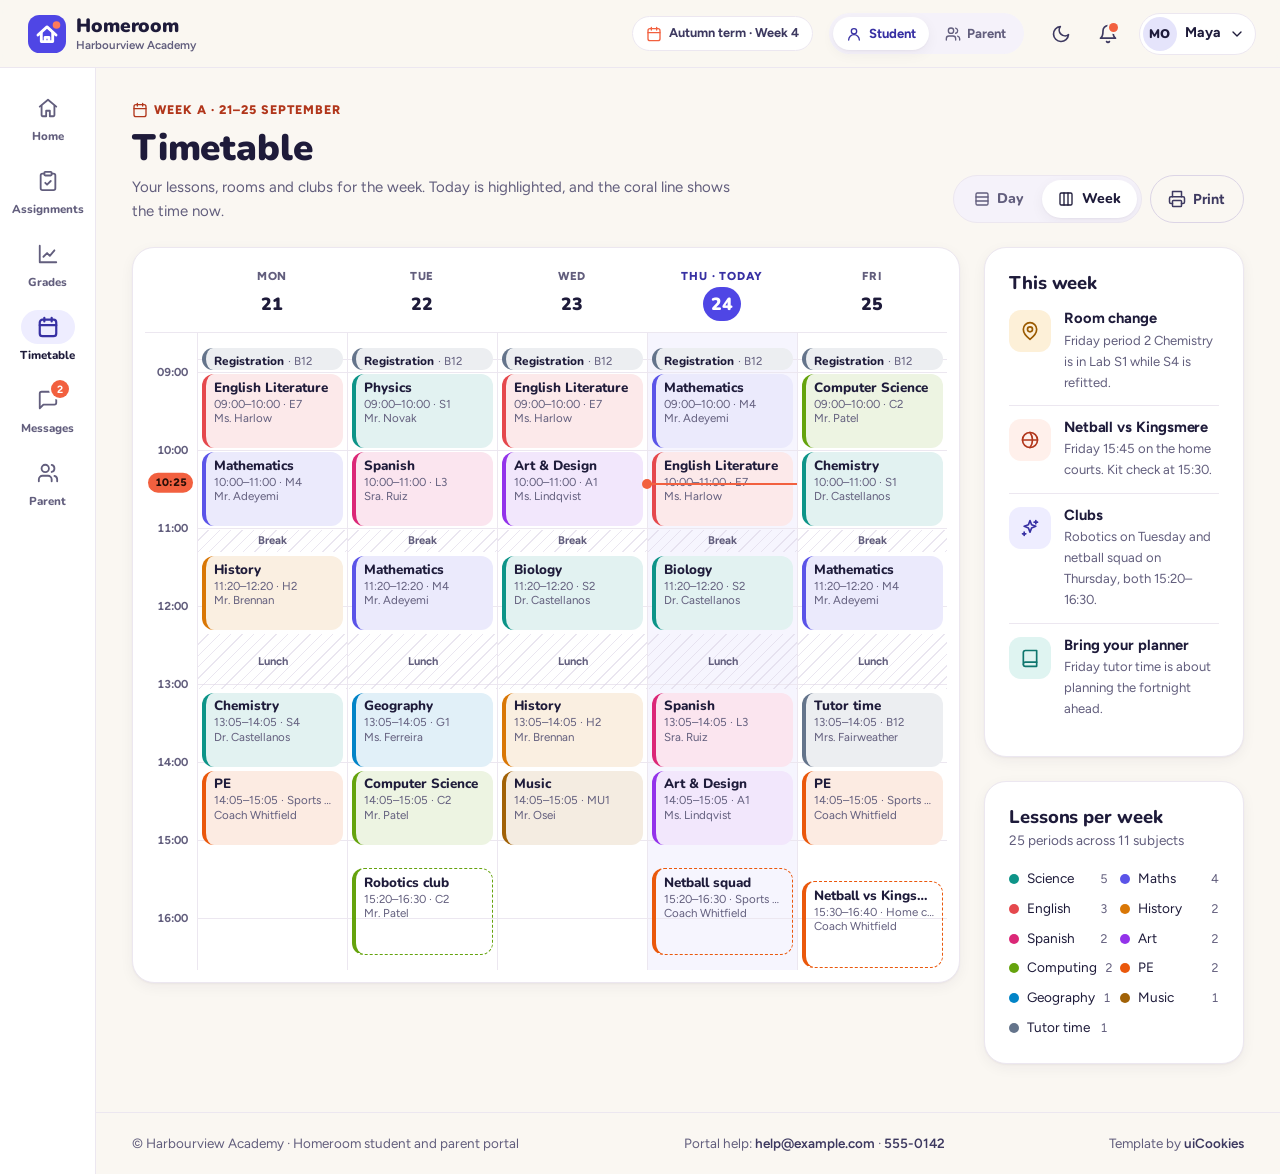
<file: timetable.html>
<!DOCTYPE html>
<html lang="en">
<head>
  <script>document.documentElement.classList.add('js')</script>
  <script>(function(){var t;try{t=localStorage.getItem('homeroom-theme')}catch(e){}if(t!=='light'&&t!=='dark'){t=window.matchMedia&&window.matchMedia('(prefers-color-scheme: dark)').matches?'dark':'light'}document.documentElement.setAttribute('data-bs-theme',t)})()</script>
  <meta charset="utf-8">
  <meta name="viewport" content="width=device-width, initial-scale=1, viewport-fit=cover">
  <title>Timetable — Homeroom Student Portal</title>
  <meta name="description" content="Weekly timetable in the Homeroom student portal with a day and week view, rooms, teachers, clubs and a live now line.">
  <meta name="theme-color" content="#4f46e5">
  <link rel="icon" href="data:image/svg+xml,%3Csvg xmlns='http://www.w3.org/2000/svg' viewBox='0 0 40 40'%3E%3Crect width='40' height='40' rx='12' fill='%234f46e5'/%3E%3Cpath d='M10.5 21 20 12.5l9.5 8.5M14 19v9h12v-9' fill='none' stroke='%23fff' stroke-width='3' stroke-linecap='round' stroke-linejoin='round'/%3E%3Ccircle cx='30' cy='10.5' r='4' fill='%23ff7a5c'/%3E%3C/svg%3E">

  <link rel="preconnect" href="https://fonts.googleapis.com">
  <link rel="preconnect" href="https://fonts.gstatic.com" crossorigin>
  <link href="https://fonts.googleapis.com/css2?family=Figtree:wght@400;500;600;700&family=Nunito:wght@600;700;800;900&display=swap" rel="stylesheet">

  <link rel="stylesheet" href="css/vendor/bootstrap.min.css">
  <link rel="stylesheet" href="css/style.css?v=20261103.1">
</head>
<body class="">

  <a class="skip-link" href="#main">Skip to main content</a>

  <header class="topbar">
    <div class="topbar-inner">
      <a class="brand" href="index.html" aria-label="Homeroom, Harbourview Academy — home">
        <svg class="brand-mark" viewBox="0 0 40 40" aria-hidden="true" focusable="false"><rect class="bm-bg" width="40" height="40" rx="12"/><path class="bm-line" d="M10.5 21 20 12.5l9.5 8.5"/><path class="bm-line" d="M14 19v9h12v-9"/><path class="bm-line" d="M18 28v-4.5h4V28"/><circle class="bm-sun" cx="30" cy="10.5" r="4"/></svg>
        <span class="brand-text"><span class="brand-name">Homeroom</span><span class="brand-school">Harbourview Academy</span></span>
      </a>

      <span class="term-chip"><svg class="ic" viewBox="0 0 24 24" fill="none" stroke="currentColor" stroke-width="2" stroke-linecap="round" stroke-linejoin="round" aria-hidden="true" focusable="false"><rect x="3" y="4" width="18" height="18" rx="3"/><path d="M16 2v4M8 2v4M3 10h18"/></svg> Autumn term &middot; Week 4</span>

      <nav class="portal-switch" aria-label="Portal view">
        <a href="index.html" aria-current="page"><svg class="ic" viewBox="0 0 24 24" fill="none" stroke="currentColor" stroke-width="2" stroke-linecap="round" stroke-linejoin="round" aria-hidden="true" focusable="false"><circle cx="12" cy="8" r="4"/><path d="M4 21a8 8 0 0 1 16 0"/></svg> Student</a>
        <a href="parent.html"><svg class="ic" viewBox="0 0 24 24" fill="none" stroke="currentColor" stroke-width="2" stroke-linecap="round" stroke-linejoin="round" aria-hidden="true" focusable="false"><path d="M16 21v-2a4 4 0 0 0-4-4H6a4 4 0 0 0-4 4v2"/><circle cx="9" cy="7" r="4"/><path d="M22 21v-2a4 4 0 0 0-3-3.87"/><path d="M16 3.13a4 4 0 0 1 0 7.75"/></svg> Parent</a>
      </nav>

      <div class="topbar-actions">
        <button class="icon-btn theme-toggle" type="button" data-theme-toggle aria-label="Switch to dark theme">
          <svg class="ic ic-moon" viewBox="0 0 24 24" fill="none" stroke="currentColor" stroke-width="2" stroke-linecap="round" stroke-linejoin="round" aria-hidden="true" focusable="false"><path d="M21 12.79A9 9 0 1 1 11.21 3 7 7 0 0 0 21 12.79z"/></svg><svg class="ic ic-sun" viewBox="0 0 24 24" fill="none" stroke="currentColor" stroke-width="2" stroke-linecap="round" stroke-linejoin="round" aria-hidden="true" focusable="false"><circle cx="12" cy="12" r="4"/><path d="M12 2v2M12 20v2M4.93 4.93l1.41 1.41M17.66 17.66l1.41 1.41M2 12h2M20 12h2M6.34 17.66l-1.41 1.41M19.07 4.93l-1.41 1.41"/></svg>
        </button>

        <div class="dropdown">
          <button class="icon-btn" type="button" data-bs-toggle="dropdown" data-bs-offset="0,10" aria-expanded="false" aria-label="Notifications, 3 new">
            <svg class="ic" viewBox="0 0 24 24" fill="none" stroke="currentColor" stroke-width="2" stroke-linecap="round" stroke-linejoin="round" aria-hidden="true" focusable="false"><path d="M6 8a6 6 0 0 1 12 0c0 7 3 9 3 9H3s3-2 3-9"/><path d="M10.3 21a1.94 1.94 0 0 0 3.4 0"/></svg><span class="icon-btn-dot" aria-hidden="true"></span>
          </button>
          <div class="dropdown-menu dropdown-menu-end notif-menu">
            <div class="notif-head"><span>Notifications</span><span class="chip chip-primary">3 new</span></div>
            <ul class="list-unstyled m-0">
          <li><a class="notif" href="grades.html"><span class="notif-ic tone-success"><svg class="ic" viewBox="0 0 24 24" fill="none" stroke="currentColor" stroke-width="2" stroke-linecap="round" stroke-linejoin="round" aria-hidden="true" focusable="false"><path d="m12 2 3.09 6.26L22 9.27l-5 4.87 1.18 6.88L12 17.77l-6.18 3.25L7 14.14 2 9.27l6.91-1.01L12 2z"/></svg></span><span><strong>Ms. Harlow returned your essay</strong><span class="notif-meta">"An Inspector Calls" &middot; A&minus; &middot; 1h ago</span></span></a></li>
          <li><a class="notif" href="assignments.html"><span class="notif-ic tone-coral"><svg class="ic" viewBox="0 0 24 24" fill="none" stroke="currentColor" stroke-width="2" stroke-linecap="round" stroke-linejoin="round" aria-hidden="true" focusable="false"><circle cx="12" cy="12" r="9"/><path d="M12 7v5l3 2"/></svg></span><span><strong>Spanish quiz prep is due today</strong><span class="notif-meta">Sra. Ruiz &middot; before 15:00</span></span></a></li>
          <li><a class="notif" href="messages.html"><span class="notif-ic tone-primary"><svg class="ic" viewBox="0 0 24 24" fill="none" stroke="currentColor" stroke-width="2" stroke-linecap="round" stroke-linejoin="round" aria-hidden="true" focusable="false"><path d="M21 15a2 2 0 0 1-2 2H7l-4 4V5a2 2 0 0 1 2-2h14a2 2 0 0 1 2 2z"/></svg></span><span><strong>New message from Coach Whitfield</strong><span class="notif-meta">Netball squad list &middot; 3h ago</span></span></a></li>
            </ul>
          </div>
        </div>

        <div class="dropdown">
          <button class="account-btn" type="button" data-bs-toggle="dropdown" data-bs-offset="0,10" aria-expanded="false" aria-label="Account menu for Maya Okafor">
            <span class="avatar avatar-sm av-indigo" aria-hidden="true">MO</span>
            <span class="account-name">Maya</span>
            <svg class="ic ic-sm" viewBox="0 0 24 24" fill="none" stroke="currentColor" stroke-width="2" stroke-linecap="round" stroke-linejoin="round" aria-hidden="true" focusable="false"><path d="m6 9 6 6 6-6"/></svg>
          </button>
          <ul class="dropdown-menu dropdown-menu-end account-menu">
            <li class="account-card"><span class="avatar av-indigo" aria-hidden="true">MO</span><span><strong>Maya Okafor</strong><span>Year 10 &middot; Form 10H</span></span></li>
            <li><hr class="dropdown-divider"></li>
            <li><a class="dropdown-item" href="grades.html"><svg class="ic" viewBox="0 0 24 24" fill="none" stroke="currentColor" stroke-width="2" stroke-linecap="round" stroke-linejoin="round" aria-hidden="true" focusable="false"><path d="M3 3v18h18"/><path d="m7 15 4-4 3 3 5-6"/></svg> My grades</a></li>
            <li><a class="dropdown-item" href="timetable.html"><svg class="ic" viewBox="0 0 24 24" fill="none" stroke="currentColor" stroke-width="2" stroke-linecap="round" stroke-linejoin="round" aria-hidden="true" focusable="false"><rect x="3" y="4" width="18" height="18" rx="3"/><path d="M16 2v4M8 2v4M3 10h18"/></svg> My timetable</a></li>
            <li><a class="dropdown-item" href="parent.html"><svg class="ic" viewBox="0 0 24 24" fill="none" stroke="currentColor" stroke-width="2" stroke-linecap="round" stroke-linejoin="round" aria-hidden="true" focusable="false"><path d="M16 21v-2a4 4 0 0 0-4-4H6a4 4 0 0 0-4 4v2"/><circle cx="9" cy="7" r="4"/><path d="M22 21v-2a4 4 0 0 0-3-3.87"/><path d="M16 3.13a4 4 0 0 1 0 7.75"/></svg> Switch to parent view</a></li>
          </ul>
        </div>
      </div>
    </div>
  </header>

  <nav class="rail" aria-label="Primary">
    <ul>
        <li><a class="rail-link" href="index.html"><span class="rail-ic"><svg class="ic" viewBox="0 0 24 24" fill="none" stroke="currentColor" stroke-width="2" stroke-linecap="round" stroke-linejoin="round" aria-hidden="true" focusable="false"><path d="M3 10.5 12 3l9 7.5"/><path d="M5 9.5V20a1 1 0 0 0 1 1h4v-6h4v6h4a1 1 0 0 0 1-1V9.5"/></svg></span><span class="rail-label">Home</span></a></li>
        <li><a class="rail-link" href="assignments.html"><span class="rail-ic"><svg class="ic" viewBox="0 0 24 24" fill="none" stroke="currentColor" stroke-width="2" stroke-linecap="round" stroke-linejoin="round" aria-hidden="true" focusable="false"><rect x="8" y="2" width="8" height="4" rx="1"/><path d="M16 4h2a2 2 0 0 1 2 2v14a2 2 0 0 1-2 2H6a2 2 0 0 1-2-2V6a2 2 0 0 1 2-2h2"/><path d="m9 14 2 2 4-4"/></svg></span><span class="rail-label">Assignments</span></a></li>
        <li><a class="rail-link" href="grades.html"><span class="rail-ic"><svg class="ic" viewBox="0 0 24 24" fill="none" stroke="currentColor" stroke-width="2" stroke-linecap="round" stroke-linejoin="round" aria-hidden="true" focusable="false"><path d="M3 3v18h18"/><path d="m7 15 4-4 3 3 5-6"/></svg></span><span class="rail-label">Grades</span></a></li>
        <li><a class="rail-link active" href="timetable.html" aria-current="page"><span class="rail-ic"><svg class="ic" viewBox="0 0 24 24" fill="none" stroke="currentColor" stroke-width="2" stroke-linecap="round" stroke-linejoin="round" aria-hidden="true" focusable="false"><rect x="3" y="4" width="18" height="18" rx="3"/><path d="M16 2v4M8 2v4M3 10h18"/></svg></span><span class="rail-label">Timetable</span></a></li>
        <li><a class="rail-link" href="messages.html"><span class="rail-ic"><svg class="ic" viewBox="0 0 24 24" fill="none" stroke="currentColor" stroke-width="2" stroke-linecap="round" stroke-linejoin="round" aria-hidden="true" focusable="false"><path d="M21 15a2 2 0 0 1-2 2H7l-4 4V5a2 2 0 0 1 2-2h14a2 2 0 0 1 2 2z"/></svg><span class="nav-badge" aria-hidden="true">2</span></span><span class="rail-label">Messages</span><span class="visually-hidden">, 2 unread</span></a></li>
        <li><a class="rail-link" href="parent.html"><span class="rail-ic"><svg class="ic" viewBox="0 0 24 24" fill="none" stroke="currentColor" stroke-width="2" stroke-linecap="round" stroke-linejoin="round" aria-hidden="true" focusable="false"><path d="M16 21v-2a4 4 0 0 0-4-4H6a4 4 0 0 0-4 4v2"/><circle cx="9" cy="7" r="4"/><path d="M22 21v-2a4 4 0 0 0-3-3.87"/><path d="M16 3.13a4 4 0 0 1 0 7.75"/></svg></span><span class="rail-label">Parent</span></a></li>
    </ul>
  </nav>

  <main id="main" class="app-main">
    <div class="page">
      <div class="page-head">
        <div>
          <p class="eyebrow"><svg class="ic ic-sm" viewBox="0 0 24 24" fill="none" stroke="currentColor" stroke-width="2" stroke-linecap="round" stroke-linejoin="round" aria-hidden="true" focusable="false"><rect x="3" y="4" width="18" height="18" rx="3"/><path d="M16 2v4M8 2v4M3 10h18"/></svg> Week A &middot; 21&ndash;25 September</p>
          <h1>Timetable</h1>
          <p class="page-sub">Your lessons, rooms and clubs for the week. Today is highlighted, and the coral line shows the time now.</p>
        </div>
        <div class="page-actions">
          <div class="seg-tabs js-only" role="group" aria-label="Timetable view">
            <button class="seg-tab" type="button" data-view-btn="day" aria-pressed="false"><svg class="ic ic-sm" viewBox="0 0 24 24" fill="none" stroke="currentColor" stroke-width="2" stroke-linecap="round" stroke-linejoin="round" aria-hidden="true" focusable="false"><rect x="3" y="3" width="18" height="18" rx="2"/><path d="M3 9h18M3 15h18"/></svg> Day</button>
            <button class="seg-tab" type="button" data-view-btn="week" aria-pressed="true"><svg class="ic ic-sm" viewBox="0 0 24 24" fill="none" stroke="currentColor" stroke-width="2" stroke-linecap="round" stroke-linejoin="round" aria-hidden="true" focusable="false"><rect x="3" y="3" width="18" height="18" rx="2"/><path d="M9 3v18M15 3v18"/></svg> Week</button>
          </div>
          <button class="btn btn-ghost js-only" type="button" data-print><svg class="ic" viewBox="0 0 24 24" fill="none" stroke="currentColor" stroke-width="2" stroke-linecap="round" stroke-linejoin="round" aria-hidden="true" focusable="false"><path d="M6 9V2h12v7"/><path d="M6 18H4a2 2 0 0 1-2-2v-5a2 2 0 0 1 2-2h16a2 2 0 0 1 2 2v5a2 2 0 0 1-2 2h-2"/><rect x="6" y="14" width="12" height="8" rx="1"/></svg> Print</button>
        </div>
      </div>

      <div class="row g-4">
        <div class="col-xl-9">
          <section class="card-hr tt-card" aria-labelledby="tt-title">
            <h2 id="tt-title" class="visually-hidden">Lessons this week</h2>
            <div class="tt-wrap" data-tt data-mode="week">
              <div class="tt-days-row">
                <div class="day-picker" role="group" aria-label="Choose a day">
                <button class="day-btn" type="button" data-day-btn="0" aria-pressed="false" aria-label="Monday 21 September">Mon<small>21</small></button>
                <button class="day-btn" type="button" data-day-btn="1" aria-pressed="false" aria-label="Tuesday 22 September">Tue<small>22</small></button>
                <button class="day-btn" type="button" data-day-btn="2" aria-pressed="false" aria-label="Wednesday 23 September">Wed<small>23</small></button>
                <button class="day-btn" type="button" data-day-btn="3" aria-pressed="true" aria-label="Thursday 24 September">Thu<small>24</small></button>
                <button class="day-btn" type="button" data-day-btn="4" aria-pressed="false" aria-label="Friday 25 September">Fri<small>25</small></button>
                </div>
                <p class="tt-day-label" data-tt-label data-week="Week A &middot; 21&ndash;25 September">Thursday 24 September (today)</p>
              </div>
              <div class="tt-scroll">
                <div class="tt" data-view="week">
                  <div class="tt-heads">
                  <div class="tt-head tt-corner" aria-hidden="true"></div>
                  <div class="tt-head" data-day="0" data-full="Monday 21 September"><span>Mon</span><strong>21</strong></div>
                  <div class="tt-head" data-day="1" data-full="Tuesday 22 September"><span>Tue</span><strong>22</strong></div>
                  <div class="tt-head" data-day="2" data-full="Wednesday 23 September"><span>Wed</span><strong>23</strong></div>
                  <div class="tt-head is-today" data-day="3" data-full="Thursday 24 September (today)"><span>Thu &middot; Today</span><strong>24</strong></div>
                  <div class="tt-head" data-day="4" data-full="Friday 25 September"><span>Fri</span><strong>25</strong></div>
                  </div>
                  <div class="tt-grid">
                  <div class="tt-axis" aria-hidden="true"><span style="--m:540">09:00</span><span style="--m:600">10:00</span><span style="--m:660">11:00</span><span style="--m:720">12:00</span><span style="--m:780">13:00</span><span style="--m:840">14:00</span><span style="--m:900">15:00</span><span style="--m:960">16:00</span></div>
                  <div class="tt-col" data-day="0" role="list" aria-label="Monday 21 September">
                    <div class="tt-band" style="--s:660;--e:680" aria-hidden="true">Break</div>
                    <div class="tt-band" style="--s:740;--e:785" aria-hidden="true">Lunch</div>
                    <div class="tt-lesson s-tutor is-short" style="--s:520;--e:540" role="listitem"><strong>Registration</strong> <span>&middot; B12</span></div>
                    <div class="tt-lesson s-eng" style="--s:540;--e:600" role="listitem"><strong>English Literature</strong><span>09:00&ndash;10:00 &middot; E7</span><span>Ms. Harlow</span><span class="tt-topic">Macbeth: Act 1, scenes 1 and 2</span></div>
                    <div class="tt-lesson s-maths" style="--s:600;--e:660" role="listitem"><strong>Mathematics</strong><span>10:00&ndash;11:00 &middot; M4</span><span>Mr. Adeyemi</span><span class="tt-topic">Quadratics: factorising</span></div>
                    <div class="tt-lesson s-hist" style="--s:680;--e:740" role="listitem"><strong>History</strong><span>11:20&ndash;12:20 &middot; H2</span><span>Mr. Brennan</span><span class="tt-topic">The Treaty of Versailles: the terms</span></div>
                    <div class="tt-lesson s-sci" style="--s:785;--e:845" role="listitem"><strong>Chemistry</strong><span>13:05&ndash;14:05 &middot; S4</span><span>Dr. Castellanos</span><span class="tt-topic">Rates of reaction: write-up</span></div>
                    <div class="tt-lesson s-pe" style="--s:845;--e:905" role="listitem"><strong>PE</strong><span>14:05&ndash;15:05 &middot; Sports hall</span><span>Coach Whitfield</span><span class="tt-topic">Netball: attacking play</span></div>
                  </div>
                  <div class="tt-col" data-day="1" role="list" aria-label="Tuesday 22 September">
                    <div class="tt-band" style="--s:660;--e:680" aria-hidden="true">Break</div>
                    <div class="tt-band" style="--s:740;--e:785" aria-hidden="true">Lunch</div>
                    <div class="tt-lesson s-tutor is-short" style="--s:520;--e:540" role="listitem"><strong>Registration</strong> <span>&middot; B12</span></div>
                    <div class="tt-lesson s-sci" style="--s:540;--e:600" role="listitem"><strong>Physics</strong><span>09:00&ndash;10:00 &middot; S1</span><span>Mr. Novak</span><span class="tt-topic">Energy stores and transfers</span></div>
                    <div class="tt-lesson s-span" style="--s:600;--e:660" role="listitem"><strong>Spanish</strong><span>10:00&ndash;11:00 &middot; L3</span><span>Sra. Ruiz</span><span class="tt-topic">Mi rutina diaria: new vocabulary</span></div>
                    <div class="tt-lesson s-maths" style="--s:680;--e:740" role="listitem"><strong>Mathematics</strong><span>11:20&ndash;12:20 &middot; M4</span><span>Mr. Adeyemi</span><span class="tt-topic">The quadratic formula</span></div>
                    <div class="tt-lesson s-geo" style="--s:785;--e:845" role="listitem"><strong>Geography</strong><span>13:05&ndash;14:05 &middot; G1</span><span>Ms. Ferreira</span><span class="tt-topic">Coastal erosion processes</span></div>
                    <div class="tt-lesson s-comp" style="--s:845;--e:905" role="listitem"><strong>Computer Science</strong><span>14:05&ndash;15:05 &middot; C2</span><span>Mr. Patel</span><span class="tt-topic">Nested loops</span></div>
                    <div class="tt-lesson s-comp is-club" style="--s:920;--e:990" role="listitem"><strong>Robotics club</strong><span>15:20&ndash;16:30 &middot; C2</span><span>Mr. Patel</span><span class="tt-topic">Line-following robots</span></div>
                  </div>
                  <div class="tt-col" data-day="2" role="list" aria-label="Wednesday 23 September">
                    <div class="tt-band" style="--s:660;--e:680" aria-hidden="true">Break</div>
                    <div class="tt-band" style="--s:740;--e:785" aria-hidden="true">Lunch</div>
                    <div class="tt-lesson s-tutor is-short" style="--s:520;--e:540" role="listitem"><strong>Registration</strong> <span>&middot; B12</span></div>
                    <div class="tt-lesson s-eng" style="--s:540;--e:600" role="listitem"><strong>English Literature</strong><span>09:00&ndash;10:00 &middot; E7</span><span>Ms. Harlow</span><span class="tt-topic">Macbeth: the witches</span></div>
                    <div class="tt-lesson s-art" style="--s:600;--e:660" role="listitem"><strong>Art &amp; Design</strong><span>10:00&ndash;11:00 &middot; A1</span><span>Ms. Lindqvist</span><span class="tt-topic">Coastlines: observational drawing</span></div>
                    <div class="tt-lesson s-sci" style="--s:680;--e:740" role="listitem"><strong>Biology</strong><span>11:20&ndash;12:20 &middot; S2</span><span>Dr. Castellanos</span><span class="tt-topic">Osmosis: planning the practical</span></div>
                    <div class="tt-lesson s-hist" style="--s:785;--e:845" role="listitem"><strong>History</strong><span>13:05&ndash;14:05 &middot; H2</span><span>Mr. Brennan</span><span class="tt-topic">German reactions to Versailles</span></div>
                    <div class="tt-lesson s-music" style="--s:845;--e:905" role="listitem"><strong>Music</strong><span>14:05&ndash;15:05 &middot; MU1</span><span>Mr. Osei</span><span class="tt-topic">Film music: leitmotifs</span></div>
                  </div>
                  <div class="tt-col is-today" data-day="3" role="list" aria-label="Thursday 24 September">
                    <div class="tt-band" style="--s:660;--e:680" aria-hidden="true">Break</div>
                    <div class="tt-band" style="--s:740;--e:785" aria-hidden="true">Lunch</div>
                    <div class="tt-lesson s-tutor is-short" style="--s:520;--e:540" role="listitem"><strong>Registration</strong> <span>&middot; B12</span></div>
                    <div class="tt-lesson s-maths" style="--s:540;--e:600" role="listitem"><strong>Mathematics</strong><span>09:00&ndash;10:00 &middot; M4</span><span>Mr. Adeyemi</span><span class="tt-topic">Quadratics: completing the square</span></div>
                    <div class="tt-lesson s-eng" style="--s:600;--e:660" role="listitem"><strong>English Literature</strong><span>10:00&ndash;11:00 &middot; E7</span><span>Ms. Harlow</span><span class="tt-topic">Macbeth: Act 1 scene 3, the prophecy</span></div>
                    <div class="tt-lesson s-sci" style="--s:680;--e:740" role="listitem"><strong>Biology</strong><span>11:20&ndash;12:20 &middot; S2</span><span>Dr. Castellanos</span><span class="tt-topic">Osmosis in potato cells: required practical</span></div>
                    <div class="tt-lesson s-span" style="--s:785;--e:845" role="listitem"><strong>Spanish</strong><span>13:05&ndash;14:05 &middot; L3</span><span>Sra. Ruiz</span><span class="tt-topic">Mi rutina diaria: reflexive verbs</span></div>
                    <div class="tt-lesson s-art" style="--s:845;--e:905" role="listitem"><strong>Art &amp; Design</strong><span>14:05&ndash;15:05 &middot; A1</span><span>Ms. Lindqvist</span><span class="tt-topic">Coastlines: ink-wash studies</span></div>
                    <div class="tt-lesson s-pe is-club" style="--s:920;--e:990" role="listitem"><strong>Netball squad</strong><span>15:20&ndash;16:30 &middot; Sports hall</span><span>Coach Whitfield</span><span class="tt-topic">Match prep for Friday</span></div>
                  </div>
                  <div class="tt-col" data-day="4" role="list" aria-label="Friday 25 September">
                    <div class="tt-band" style="--s:660;--e:680" aria-hidden="true">Break</div>
                    <div class="tt-band" style="--s:740;--e:785" aria-hidden="true">Lunch</div>
                    <div class="tt-lesson s-tutor is-short" style="--s:520;--e:540" role="listitem"><strong>Registration</strong> <span>&middot; B12</span></div>
                    <div class="tt-lesson s-comp" style="--s:540;--e:600" role="listitem"><strong>Computer Science</strong><span>09:00&ndash;10:00 &middot; C2</span><span>Mr. Patel</span><span class="tt-topic">Loops challenge clinic</span></div>
                    <div class="tt-lesson s-sci" style="--s:600;--e:660" role="listitem"><strong>Chemistry</strong><span>10:00&ndash;11:00 &middot; S1</span><span>Dr. Castellanos</span><span class="tt-topic">Catalysts and rates (room change)</span></div>
                    <div class="tt-lesson s-maths" style="--s:680;--e:740" role="listitem"><strong>Mathematics</strong><span>11:20&ndash;12:20 &middot; M4</span><span>Mr. Adeyemi</span><span class="tt-topic">Quadratics review quiz</span></div>
                    <div class="tt-lesson s-tutor" style="--s:785;--e:845" role="listitem"><strong>Tutor time</strong><span>13:05&ndash;14:05 &middot; B12</span><span>Mrs. Fairweather</span><span class="tt-topic">Study skills: planning your week</span></div>
                    <div class="tt-lesson s-pe" style="--s:845;--e:905" role="listitem"><strong>PE</strong><span>14:05&ndash;15:05 &middot; Sports hall</span><span>Coach Whitfield</span><span class="tt-topic">Fitness testing retakes</span></div>
                    <div class="tt-lesson s-pe is-club" style="--s:930;--e:1000" role="listitem"><strong>Netball vs Kingsmere</strong><span>15:30&ndash;16:40 &middot; Home courts</span><span>Coach Whitfield</span><span class="tt-topic">Kit check at 15:30</span></div>
                  </div>
                  </div>
                </div>
              </div>
            </div>
          </section>
        </div>

        <div class="col-xl-3">
          <div class="row g-4">
            <div class="col-md-6 col-xl-12">
              <section class="card-hr h-100" aria-labelledby="notes-title">
                <div class="card-hr-head"><h2 id="notes-title">This week</h2></div>
                <ul class="week-notes">
                  <li>
                    <span class="news-ic tone-warning"><svg class="ic" viewBox="0 0 24 24" fill="none" stroke="currentColor" stroke-width="2" stroke-linecap="round" stroke-linejoin="round" aria-hidden="true" focusable="false"><path d="M20 10c0 6-8 12-8 12s-8-6-8-12a8 8 0 0 1 16 0z"/><circle cx="12" cy="10" r="3"/></svg></span>
                    <div><h3>Room change</h3><p>Friday period 2 Chemistry is in Lab S1 while S4 is refitted.</p></div>
                  </li>
                  <li>
                    <span class="news-ic tone-coral"><svg class="ic" viewBox="0 0 24 24" fill="none" stroke="currentColor" stroke-width="2" stroke-linecap="round" stroke-linejoin="round" aria-hidden="true" focusable="false"><circle cx="12" cy="12" r="9"/><path d="M12 3a15 15 0 0 1 0 18M3 12h18"/></svg></span>
                    <div><h3>Netball vs Kingsmere</h3><p>Friday 15:45 on the home courts. Kit check at 15:30.</p></div>
                  </li>
                  <li>
                    <span class="news-ic tone-primary"><svg class="ic" viewBox="0 0 24 24" fill="none" stroke="currentColor" stroke-width="2" stroke-linecap="round" stroke-linejoin="round" aria-hidden="true" focusable="false"><path d="M12 3l1.9 5.1L19 10l-5.1 1.9L12 17l-1.9-5.1L5 10l5.1-1.9z"/><path d="M19 3v4M17 5h4M5 17v4M3 19h4"/></svg></span>
                    <div><h3>Clubs</h3><p>Robotics on Tuesday and netball squad on Thursday, both 15:20&ndash;16:30.</p></div>
                  </li>
                  <li>
                    <span class="news-ic tone-teal"><svg class="ic" viewBox="0 0 24 24" fill="none" stroke="currentColor" stroke-width="2" stroke-linecap="round" stroke-linejoin="round" aria-hidden="true" focusable="false"><path d="M4 19.5A2.5 2.5 0 0 1 6.5 17H20V3H6.5A2.5 2.5 0 0 0 4 5.5z"/><path d="M4 19.5A2.5 2.5 0 0 0 6.5 22H20v-5"/></svg></span>
                    <div><h3>Bring your planner</h3><p>Friday tutor time is about planning the fortnight ahead.</p></div>
                  </li>
                </ul>
              </section>
            </div>
            <div class="col-md-6 col-xl-12">
              <section class="card-hr h-100" aria-labelledby="key-title">
                <div class="card-hr-head">
                  <div>
                    <h2 id="key-title">Lessons per week</h2>
                    <p class="card-hr-sub">25 periods across 11 subjects</p>
                  </div>
                </div>
                <ul class="subject-key">
                  <li class="s-sci"><span class="subj-dot" aria-hidden="true"></span><span>Science</span><span>5</span></li>
                  <li class="s-maths"><span class="subj-dot" aria-hidden="true"></span><span>Maths</span><span>4</span></li>
                  <li class="s-eng"><span class="subj-dot" aria-hidden="true"></span><span>English</span><span>3</span></li>
                  <li class="s-hist"><span class="subj-dot" aria-hidden="true"></span><span>History</span><span>2</span></li>
                  <li class="s-span"><span class="subj-dot" aria-hidden="true"></span><span>Spanish</span><span>2</span></li>
                  <li class="s-art"><span class="subj-dot" aria-hidden="true"></span><span>Art</span><span>2</span></li>
                  <li class="s-comp"><span class="subj-dot" aria-hidden="true"></span><span>Computing</span><span>2</span></li>
                  <li class="s-pe"><span class="subj-dot" aria-hidden="true"></span><span>PE</span><span>2</span></li>
                  <li class="s-geo"><span class="subj-dot" aria-hidden="true"></span><span>Geography</span><span>1</span></li>
                  <li class="s-music"><span class="subj-dot" aria-hidden="true"></span><span>Music</span><span>1</span></li>
                  <li class="s-tutor"><span class="subj-dot" aria-hidden="true"></span><span>Tutor time</span><span>1</span></li>
                </ul>
              </section>
            </div>
          </div>
        </div>
      </div>
    </div>
  </main>

  <footer class="app-footer">
    <div class="footer-inner">
      <p>&copy; Harbourview Academy &middot; Homeroom student and parent portal</p>
      <p>Portal help: <a href="mailto:help@example.com">help@example.com</a> &middot; <a href="tel:+15555550142">555-0142</a></p>
      <p class="credit">Template by <a href="https://uicookies.com/">uiCookies</a></p>
    </div>
  </footer>

  <nav class="tabbar" aria-label="Primary">
    <ul>
        <li><a class="tab-link" href="index.html"><span class="tab-ic"><svg class="ic" viewBox="0 0 24 24" fill="none" stroke="currentColor" stroke-width="2" stroke-linecap="round" stroke-linejoin="round" aria-hidden="true" focusable="false"><path d="M3 10.5 12 3l9 7.5"/><path d="M5 9.5V20a1 1 0 0 0 1 1h4v-6h4v6h4a1 1 0 0 0 1-1V9.5"/></svg></span><span class="tab-label">Home</span></a></li>
        <li><a class="tab-link" href="assignments.html"><span class="tab-ic"><svg class="ic" viewBox="0 0 24 24" fill="none" stroke="currentColor" stroke-width="2" stroke-linecap="round" stroke-linejoin="round" aria-hidden="true" focusable="false"><rect x="8" y="2" width="8" height="4" rx="1"/><path d="M16 4h2a2 2 0 0 1 2 2v14a2 2 0 0 1-2 2H6a2 2 0 0 1-2-2V6a2 2 0 0 1 2-2h2"/><path d="m9 14 2 2 4-4"/></svg></span><span class="tab-label">Tasks</span></a></li>
        <li><a class="tab-link" href="grades.html"><span class="tab-ic"><svg class="ic" viewBox="0 0 24 24" fill="none" stroke="currentColor" stroke-width="2" stroke-linecap="round" stroke-linejoin="round" aria-hidden="true" focusable="false"><path d="M3 3v18h18"/><path d="m7 15 4-4 3 3 5-6"/></svg></span><span class="tab-label">Grades</span></a></li>
        <li><a class="tab-link active" href="timetable.html" aria-current="page"><span class="tab-ic"><svg class="ic" viewBox="0 0 24 24" fill="none" stroke="currentColor" stroke-width="2" stroke-linecap="round" stroke-linejoin="round" aria-hidden="true" focusable="false"><rect x="3" y="4" width="18" height="18" rx="3"/><path d="M16 2v4M8 2v4M3 10h18"/></svg></span><span class="tab-label">Timetable</span></a></li>
        <li><a class="tab-link" href="messages.html"><span class="tab-ic"><svg class="ic" viewBox="0 0 24 24" fill="none" stroke="currentColor" stroke-width="2" stroke-linecap="round" stroke-linejoin="round" aria-hidden="true" focusable="false"><path d="M21 15a2 2 0 0 1-2 2H7l-4 4V5a2 2 0 0 1 2-2h14a2 2 0 0 1 2 2z"/></svg><span class="nav-badge" aria-hidden="true">2</span></span><span class="tab-label">Inbox</span><span class="visually-hidden">, 2 unread</span></a></li>
        <li><a class="tab-link" href="parent.html"><span class="tab-ic"><svg class="ic" viewBox="0 0 24 24" fill="none" stroke="currentColor" stroke-width="2" stroke-linecap="round" stroke-linejoin="round" aria-hidden="true" focusable="false"><path d="M16 21v-2a4 4 0 0 0-4-4H6a4 4 0 0 0-4 4v2"/><circle cx="9" cy="7" r="4"/><path d="M22 21v-2a4 4 0 0 0-3-3.87"/><path d="M16 3.13a4 4 0 0 1 0 7.75"/></svg></span><span class="tab-label">Parent</span></a></li>
    </ul>
  </nav>

  <script src="js/vendor/bootstrap.bundle.min.js"></script>
  <script src="js/main.js"></script>
</body>
</html>
</file>
